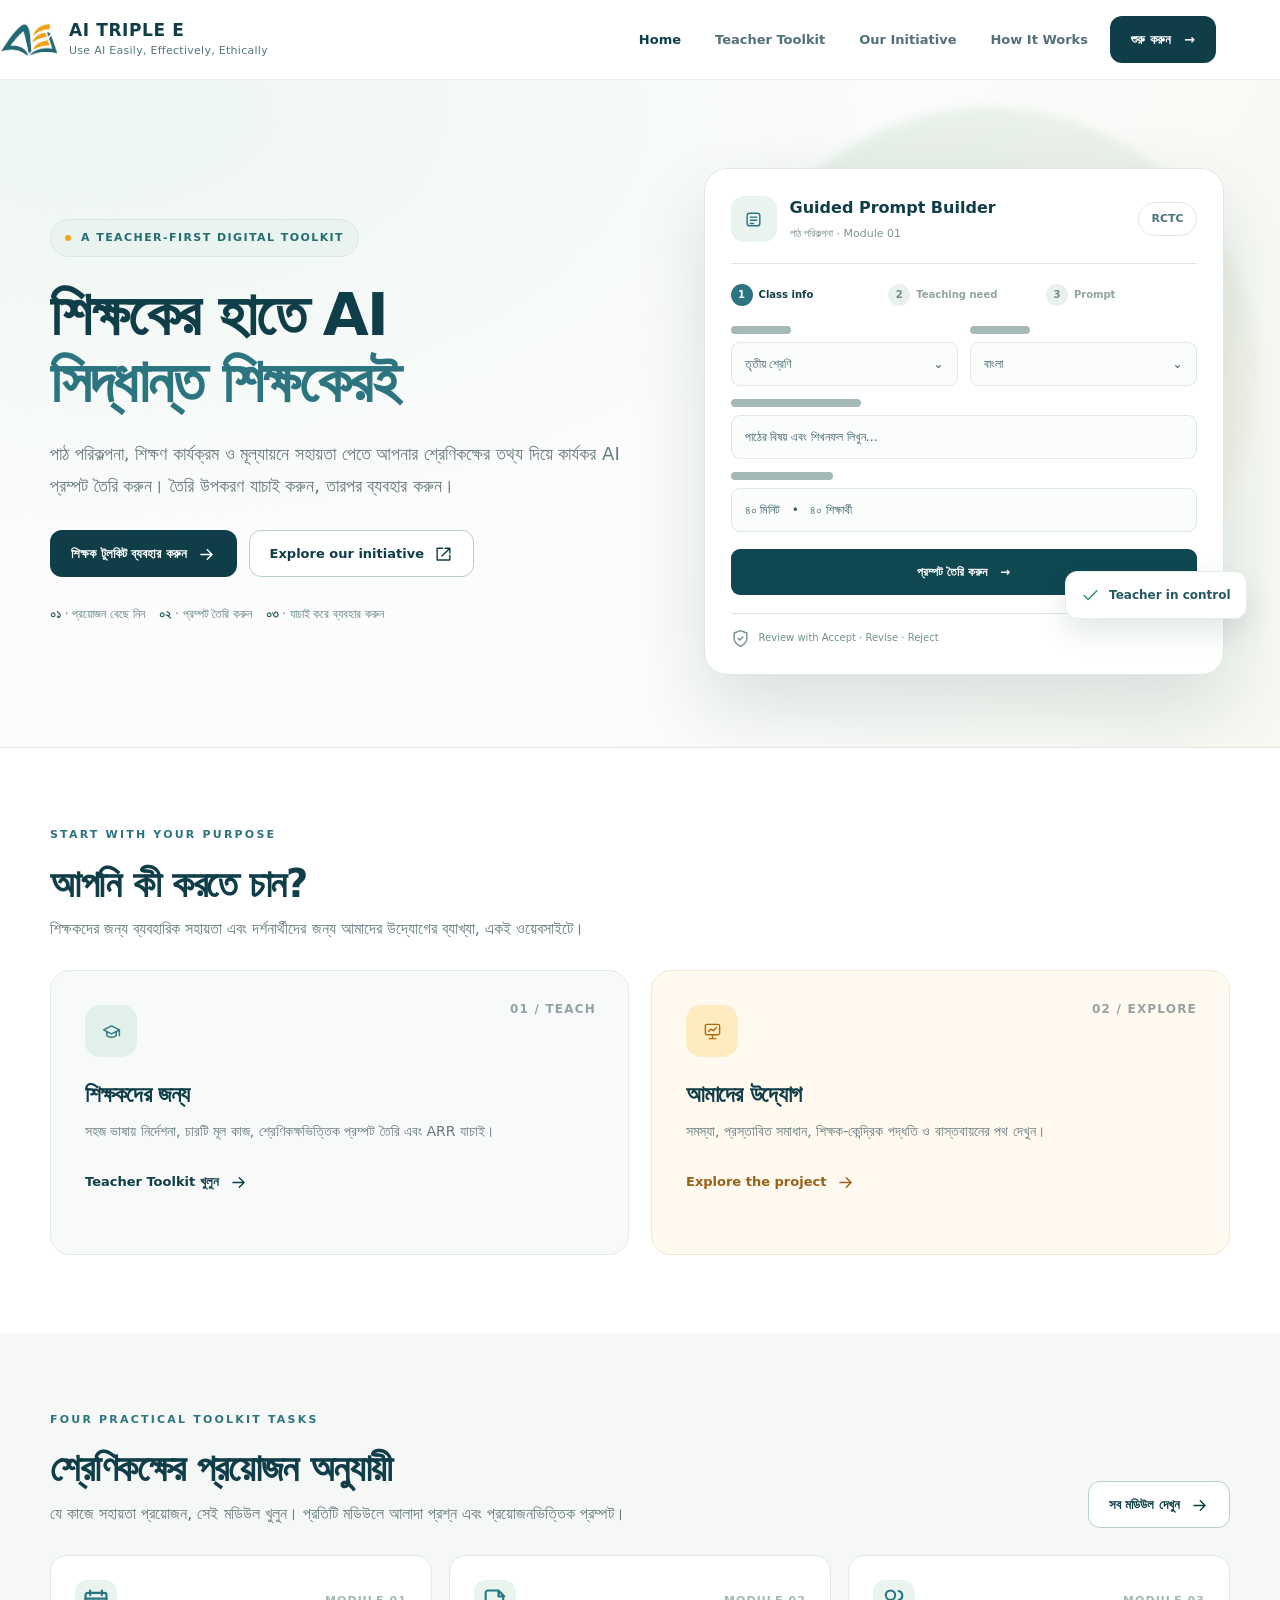
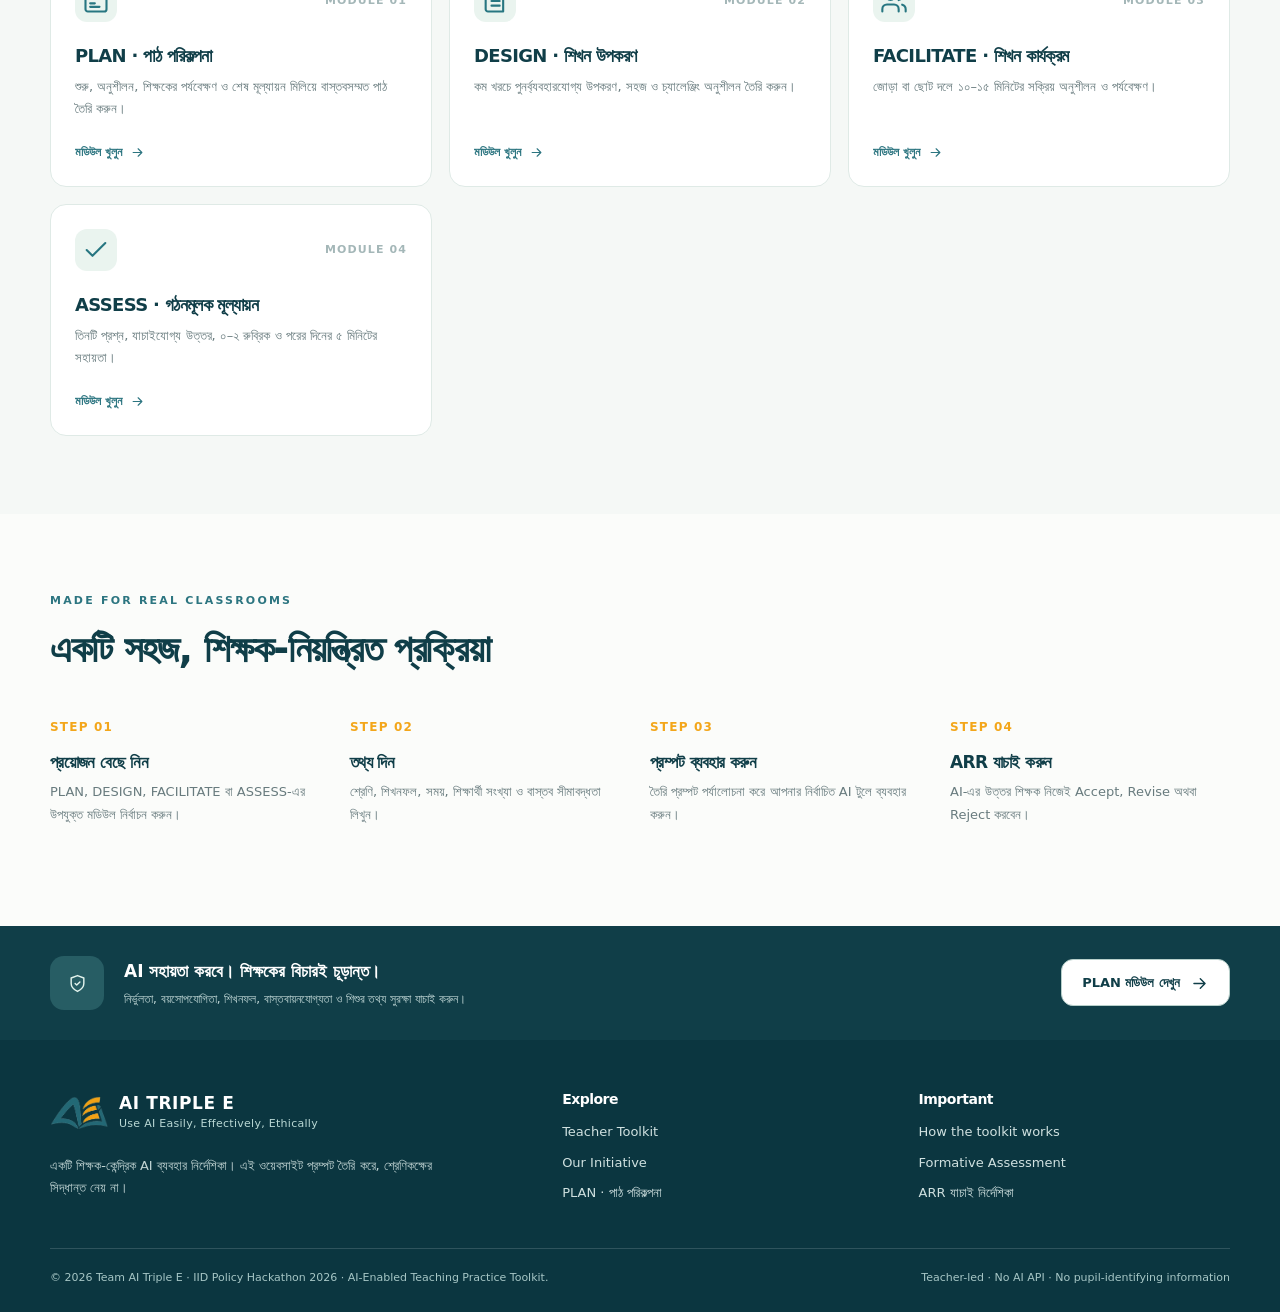
<file: index.html>
<!doctype html><html lang="bn"><head><meta charset="utf-8"><meta name="viewport" content="width=device-width, initial-scale=1"><meta name="theme-color" content="#103e48"><meta name="description" content="AI Triple E: a teacher-led prompt toolkit for Bangladesh primary classrooms."><title>Home | AI Triple E</title><link rel="icon" type="image/png" href="assets/img/logo-mark.png"><link rel="stylesheet" href="assets/css/site.css"></head><body><a href="#main" class="skip">মূল অংশে যান</a><header class="site-header"><div class="wrap--wide header-inner"><a href="index.html" class="brand" aria-label="AI Triple E homepage"><img src="assets/img/logo-mark.png" class="brand-mark" alt=""><span class="brand-words"><strong>AI TRIPLE E</strong><small>Use AI Easily, Effectively, Ethically</small></span></a><nav class="main-nav" id="main-nav" aria-label="Main navigation"><a href="index.html" aria-current="page">Home</a><a href="toolkit.html" >Teacher Toolkit</a><a href="initiative.html" >Our Initiative</a><a href="toolkit.html#how">How It Works</a></nav><div class="header-actions"><a class="nav-btn" href="toolkit.html">শুরু করুন &nbsp; →</a><button id="menu-toggle" class="menu-btn" aria-label="Open menu" aria-expanded="false" aria-controls="main-nav"></button></div></div></header><main id="main"><section class="home-hero"><div class="wrap hero-grid"><div class="hero-copy"><div class="hero-eyebrow"><span class="spark"></span> A TEACHER-FIRST DIGITAL TOOLKIT</div><h1>শিক্ষকের হাতে AI<br><span>সিদ্ধান্ত শিক্ষকেরই</span></h1><p class="lead">পাঠ পরিকল্পনা, শিক্ষণ কার্যক্রম ও মূল্যায়নে সহায়তা পেতে আপনার শ্রেণিকক্ষের তথ্য দিয়ে কার্যকর AI প্রম্পট তৈরি করুন। তৈরি উপকরণ যাচাই করুন, তারপর ব্যবহার করুন।</p><div class="hero-cta"><a href="toolkit.html" class="btn btn--primary">শিক্ষক টুলকিট ব্যবহার করুন <span data-icon="arrow"></span></a><a href="initiative.html" class="btn btn--outline">Explore our initiative <span data-icon="external"></span></a></div><div class="hero-support"><span><b>০১</b> · প্রয়োজন বেছে নিন</span><span><b>০২</b> · প্রম্পট তৈরি করুন</span><span><b>০৩</b> · যাচাই করে ব্যবহার করুন</span></div></div><div class="hero-visual" aria-label="Illustration of a guided classroom prompt form"><div class="visual-halo"></div><div class="workbench"><div class="workbench-head"><div class="workbench-icon"><span data-icon="layers"></span></div><div><strong>Guided Prompt Builder</strong><small>পাঠ পরিকল্পনা · Module 01</small></div><span class="pill" style="margin-left:auto">RCTC</span></div><div class="workbench-steps"><div class="workbench-step is-active"><span class="round">1</span> Class info</div><div class="workbench-step"><span class="round">2</span> Teaching need</div><div class="workbench-step"><span class="round">3</span> Prompt</div></div><div class="demo-field split"><div><div class="demo-label"></div><div class="demo-control">তৃতীয় শ্রেণি <span>⌄</span></div></div><div><div class="demo-label"></div><div class="demo-control">বাংলা <span>⌄</span></div></div></div><div class="demo-field"><div class="demo-label" style="width:130px"></div><div class="demo-control">পাঠের বিষয় এবং শিখনফল লিখুন…</div></div><div class="demo-field"><div class="demo-label" style="width:102px"></div><div class="demo-control">৪০ মিনিট &nbsp; • &nbsp; ৪০ শিক্ষার্থী</div></div><div class="workbench-btn">প্রম্পট তৈরি করুন &nbsp; →</div><div class="mini-rule"></div><div style="display:flex;gap:9px;align-items:center;margin-top:15px;color:#71918e;font-size:10px"><span data-icon="shield"></span> Review with Accept · Revise · Reject</div></div><div class="float-tag"><span data-icon="check"></span> Teacher in control</div></div></div></section>
<section class="section path-section"><div class="wrap"><div class="section-head"><div><div class="eyebrow">START WITH YOUR PURPOSE</div><h2>আপনি কী করতে চান?</h2><p>শিক্ষকদের জন্য ব্যবহারিক সহায়তা এবং দর্শনার্থীদের জন্য আমাদের উদ্যোগের ব্যাখ্যা, একই ওয়েবসাইটে।</p></div></div><div class="path-grid"><a href="toolkit.html" class="path-card"><span class="path-counter">01 / TEACH</span><div class="path-icon"><span data-icon="graduation"></span></div><h3>শিক্ষকদের জন্য</h3><p>সহজ ভাষায় নির্দেশনা, চারটি মূল কাজ, শ্রেণিকক্ষভিত্তিক প্রম্পট তৈরি এবং ARR যাচাই।</p><span class="arrow-link">Teacher Toolkit খুলুন <span data-icon="arrow"></span></span></a><a href="initiative.html" class="path-card path-card--amber"><span class="path-counter">02 / EXPLORE</span><div class="path-icon"><span data-icon="presentation"></span></div><h3>আমাদের উদ্যোগ</h3><p>সমস্যা, প্রস্তাবিত সমাধান, শিক্ষক-কেন্দ্রিক পদ্ধতি ও বাস্তবায়নের পথ দেখুন।</p><span class="arrow-link">Explore the project <span data-icon="arrow"></span></span></a></div></div></section>
<section class="section surface-soft"><div class="wrap"><div class="section-head"><div><div class="eyebrow">FOUR PRACTICAL TOOLKIT TASKS</div><h2>শ্রেণিকক্ষের প্রয়োজন অনুযায়ী</h2><p>যে কাজে সহায়তা প্রয়োজন, সেই মডিউল খুলুন। প্রতিটি মডিউলে আলাদা প্রশ্ন এবং প্রয়োজনভিত্তিক প্রম্পট।</p></div><a class="btn btn--outline" href="toolkit.html">সব মডিউল দেখুন <span data-icon="arrow"></span></a></div><div id="home-module-grid" class="modules-grid"></div></div></section>
<section class="section" id="how"><div class="wrap"><div class="section-head"><div><div class="eyebrow">MADE FOR REAL CLASSROOMS</div><h2>একটি সহজ, শিক্ষক-নিয়ন্ত্রিত প্রক্রিয়া</h2></div></div><div class="how-grid"><div class="how-step"><span>STEP 01</span><h3>প্রয়োজন বেছে নিন</h3><p>PLAN, DESIGN, FACILITATE বা ASSESS-এর উপযুক্ত মডিউল নির্বাচন করুন।</p></div><div class="how-step"><span>STEP 02</span><h3>তথ্য দিন</h3><p>শ্রেণি, শিখনফল, সময়, শিক্ষার্থী সংখ্যা ও বাস্তব সীমাবদ্ধতা লিখুন।</p></div><div class="how-step"><span>STEP 03</span><h3>প্রম্পট ব্যবহার করুন</h3><p>তৈরি প্রম্পট পর্যালোচনা করে আপনার নির্বাচিত AI টুলে ব্যবহার করুন।</p></div><div class="how-step"><span>STEP 04</span><h3>ARR যাচাই করুন</h3><p>AI-এর উত্তর শিক্ষক নিজেই Accept, Revise অথবা Reject করবেন।</p></div></div></div></section><section class="ethics-strip"><div class="wrap ethics-inner"><div class="ethics-ico"><span data-icon="shield"></span></div><div><strong>AI সহায়তা করবে। শিক্ষকের বিচারই চূড়ান্ত।</strong><p>নির্ভুলতা, বয়সোপযোগিতা, শিখনফল, বাস্তবায়নযোগ্যতা ও শিশুর তথ্য সুরক্ষা যাচাই করুন।</p></div><a class="btn btn--outline" href="plan.html">PLAN মডিউল দেখুন <span data-icon="arrow"></span></a></div></section></main><footer class="footer"><div class="wrap footer-main"><div><div class="brand" style="margin-bottom:20px"><img src="assets/img/logo-mark.png" alt="" class="brand-mark"/><div class="brand-words"><strong style="color:#fff">AI TRIPLE E</strong><small style="color:#b9d8d4">Use AI Easily, Effectively, Ethically</small></div></div><p>একটি শিক্ষক-কেন্দ্রিক AI ব্যবহার নির্দেশিকা। এই ওয়েবসাইট প্রম্পট তৈরি করে, শ্রেণিকক্ষের সিদ্ধান্ত নেয় না।</p></div><div><h3>Explore</h3><a href="toolkit.html">Teacher Toolkit</a><a href="initiative.html">Our Initiative</a><a href="plan.html">PLAN · পাঠ পরিকল্পনা</a></div><div><h3>Important</h3><a href="toolkit.html#how">How the toolkit works</a><a href="assess.html">Formative Assessment</a><a href="arr.html">ARR যাচাই নির্দেশিকা</a></div></div><div class="wrap footer-bottom"><span>© <span data-current-year>2026</span> Team AI Triple E · IID Policy Hackathon 2026 · AI-Enabled Teaching Practice Toolkit.</span><span>Teacher-led · No AI API · No pupil-identifying information</span></div></footer><script src="assets/js/data.js" defer></script><script src="assets/js/ui.js" defer></script></body></html>
</file>
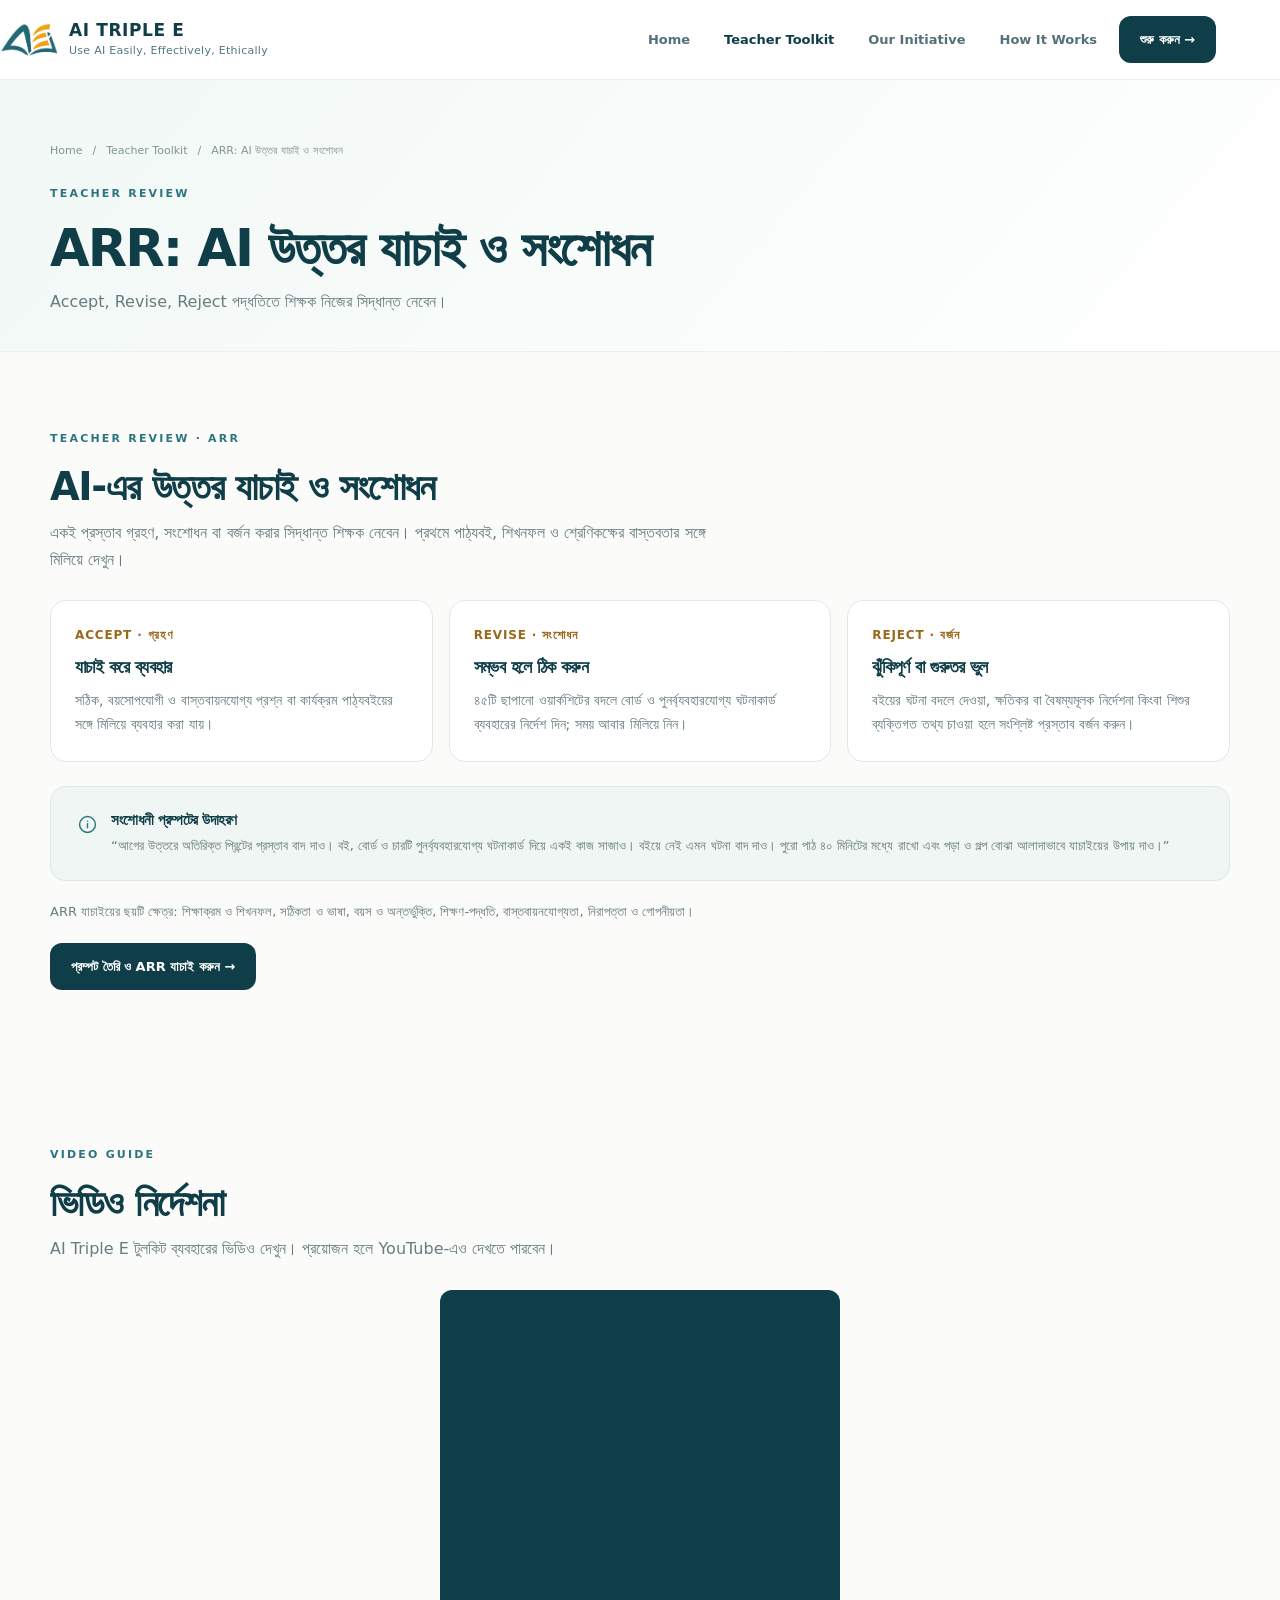
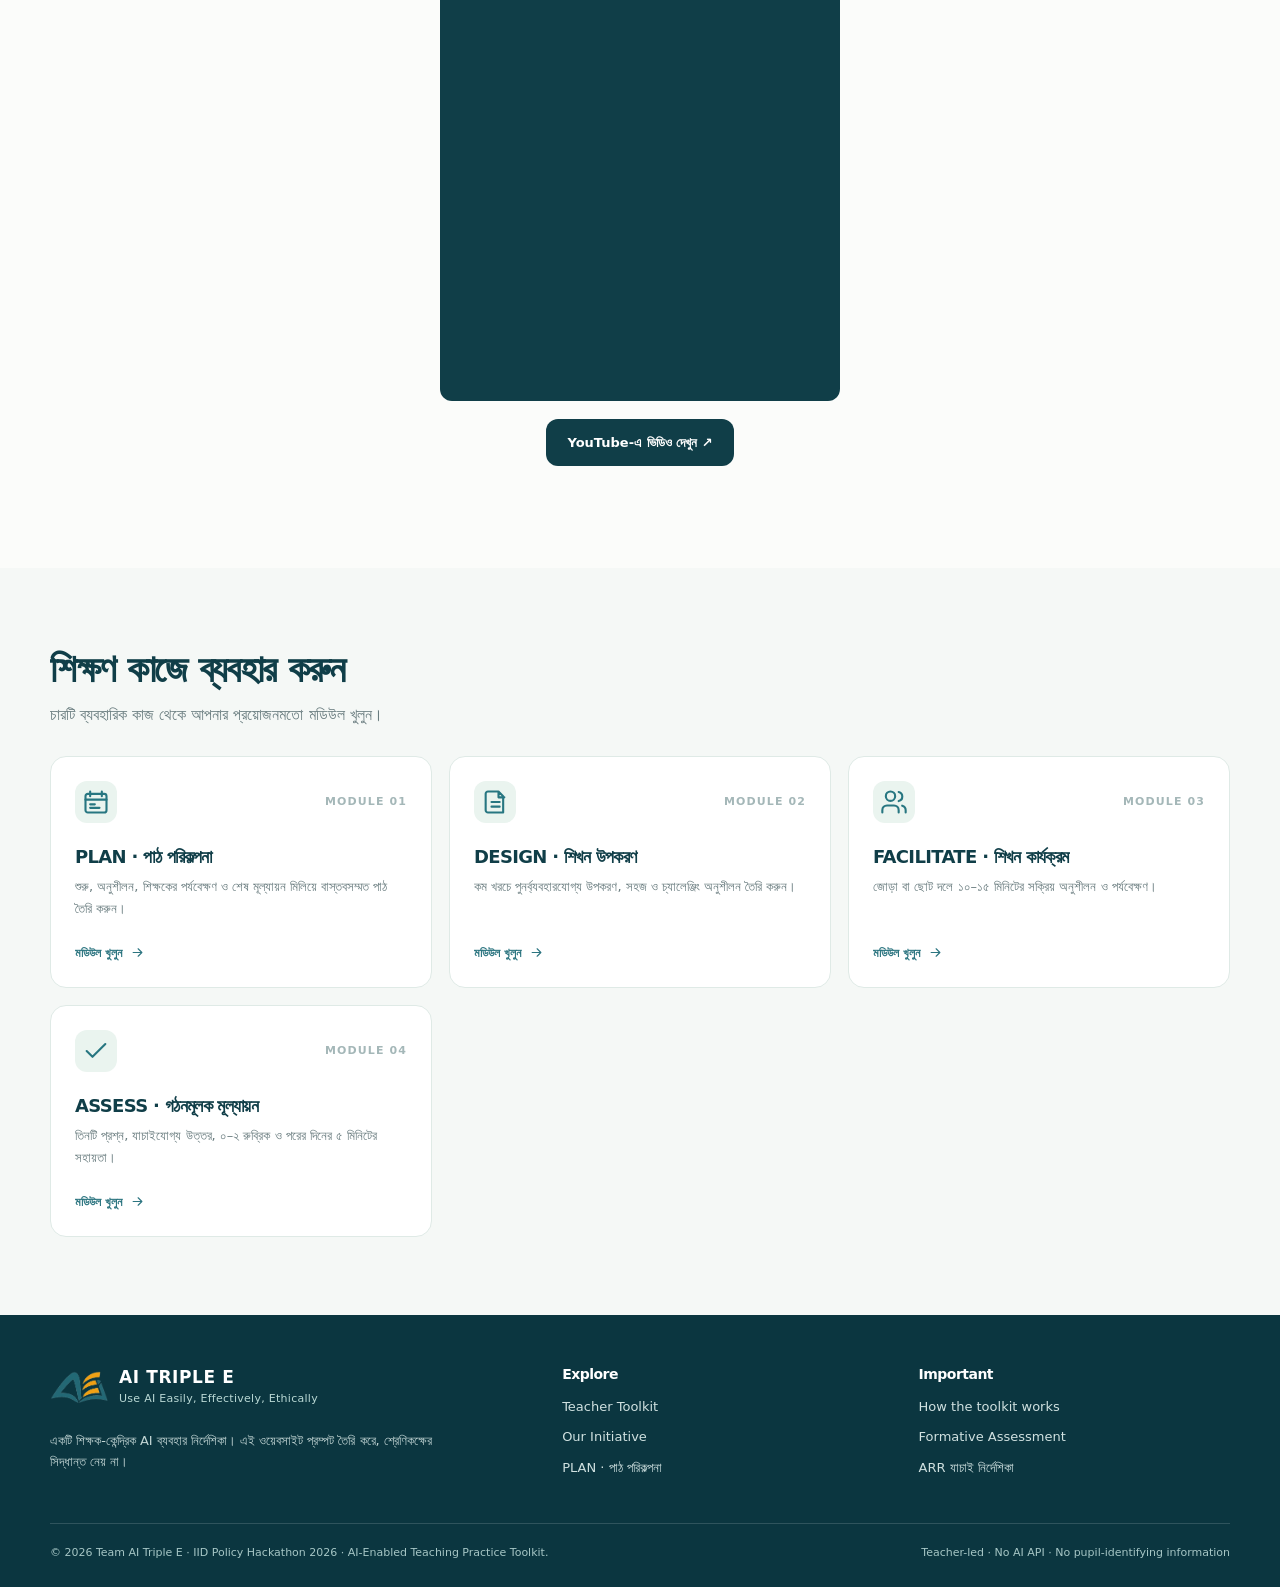
<file: arr.html>
<!doctype html>
<html lang="bn">
<head>
  <meta charset="utf-8"/>
  <meta content="width=device-width, initial-scale=1" name="viewport"/>
  <meta content="#103e48" name="theme-color"/>
  <meta content="AI Triple E: a teacher-led prompt toolkit for Bangladesh primary classrooms." name="description"/>

  <title>ARR: AI উত্তর যাচাই ও সংশোধন | AI Triple E</title>

  <link href="assets/img/logo-mark.png" rel="icon" type="image/png"/>
  <link href="assets/css/site.css" rel="stylesheet"/>
</head>

<body>

<a href="#main" class="skip">মূল অংশে যান</a>

<header class="site-header">
  <div class="wrap--wide header-inner">

    <a aria-label="AI Triple E homepage" class="brand" href="index.html">
      <img alt="" class="brand-mark" src="assets/img/logo-mark.png"/>
      <span class="brand-words">
        <strong>AI TRIPLE E</strong>
        <small>Use AI Easily, Effectively, Ethically</small>
      </span>
    </a>

    <nav aria-label="Main navigation" class="main-nav" id="main-nav">
      <a href="index.html">Home</a>
      <a aria-current="page" href="toolkit.html">Teacher Toolkit</a>
      <a href="initiative.html">Our Initiative</a>
      <a href="toolkit.html#how">How It Works</a>
    </nav>

    <div class="header-actions">
      <a class="nav-btn" href="toolkit.html">শুরু করুন →</a>
      <button
        aria-controls="main-nav"
        aria-expanded="false"
        aria-label="Open menu"
        class="menu-btn"
        id="menu-toggle">
      </button>
    </div>

  </div>
</header>

<main id="main">

  <!-- PAGE HEADING -->

  <section class="page-head">
    <div class="wrap">

      <div class="breadcrumb">
        <a href="index.html">Home</a>
        <span>/</span>
        <a href="toolkit.html">Teacher Toolkit</a>
        <span>/</span>
        ARR: AI উত্তর যাচাই ও সংশোধন
      </div>

      <div class="eyebrow" style="margin-top:25px">
        TEACHER REVIEW
      </div>

      <h1>ARR: AI উত্তর যাচাই ও সংশোধন</h1>

      <p>
        Accept, Revise, Reject পদ্ধতিতে শিক্ষক নিজের সিদ্ধান্ত নেবেন।
      </p>

    </div>
  </section>


  <!-- ARR GUIDE -->

  <section
    aria-labelledby="arr-revision-heading"
    class="section teacher-guidance">

    <div class="wrap">

      <div class="section-head">
        <div>

          <div class="eyebrow">TEACHER REVIEW · ARR</div>

          <h2 id="arr-revision-heading">
            AI-এর উত্তর যাচাই ও সংশোধন
          </h2>

          <p>
            একই প্রস্তাব গ্রহণ, সংশোধন বা বর্জন করার সিদ্ধান্ত
            শিক্ষক নেবেন। প্রথমে পাঠ্যবই, শিখনফল ও
            শ্রেণিকক্ষের বাস্তবতার সঙ্গে মিলিয়ে দেখুন।
          </p>

        </div>
      </div>


      <!-- ACCEPT / REVISE / REJECT -->

      <div class="teaching-guide-grid teaching-guide-grid--three">

        <div class="teaching-guide-card">
          <span>ACCEPT · গ্রহণ</span>
          <h3>যাচাই করে ব্যবহার</h3>
          <p>
            সঠিক, বয়সোপযোগী ও বাস্তবায়নযোগ্য প্রশ্ন বা
            কার্যক্রম পাঠ্যবইয়ের সঙ্গে মিলিয়ে ব্যবহার করা যায়।
          </p>
        </div>

        <div class="teaching-guide-card">
          <span>REVISE · সংশোধন</span>
          <h3>সম্ভব হলে ঠিক করুন</h3>
          <p>
            ৪৫টি ছাপানো ওয়ার্কশিটের বদলে বোর্ড ও
            পুনর্ব্যবহারযোগ্য ঘটনাকার্ড ব্যবহারের নির্দেশ দিন;
            সময় আবার মিলিয়ে নিন।
          </p>
        </div>

        <div class="teaching-guide-card">
          <span>REJECT · বর্জন</span>
          <h3>ঝুঁকিপূর্ণ বা গুরুতর ভুল</h3>
          <p>
            বইয়ের ঘটনা বদলে দেওয়া, ক্ষতিকর বা বৈষম্যমূলক
            নির্দেশনা কিংবা শিশুর ব্যক্তিগত তথ্য চাওয়া হলে
            সংশ্লিষ্ট প্রস্তাব বর্জন করুন।
          </p>
        </div>

      </div>


      <!-- REVISION EXAMPLE -->

      <div class="info-panel" style="margin-top:24px">

        <span data-icon="info"></span>

        <div>
          <h3>সংশোধনী প্রম্পটের উদাহরণ</h3>

          <p>
            “আগের উত্তরে অতিরিক্ত প্রিন্টের প্রস্তাব বাদ দাও।
            বই, বোর্ড ও চারটি পুনর্ব্যবহারযোগ্য ঘটনাকার্ড
            দিয়ে একই কাজ সাজাও। বইয়ে নেই এমন ঘটনা
            বাদ দাও। পুরো পাঠ ৪০ মিনিটের মধ্যে রাখো
            এবং পড়া ও গল্প বোঝা আলাদাভাবে যাচাইয়ের
            উপায় দাও।”
          </p>
        </div>

      </div>


      <!-- SIX ARR CRITERIA -->

      <p class="teacher-guide-footnote">
        ARR যাচাইয়ের ছয়টি ক্ষেত্র:
        শিক্ষাক্রম ও শিখনফল,
        সঠিকতা ও ভাষা,
        বয়স ও অন্তর্ভুক্তি,
        শিক্ষণ-পদ্ধতি,
        বাস্তবায়নযোগ্যতা,
        নিরাপত্তা ও গোপনীয়তা।
      </p>

      <a class="btn btn--primary" href="plan.html">
        প্রম্পট তৈরি ও ARR যাচাই করুন →
      </a>

    </div>
  </section>


  <!-- YOUTUBE VIDEO SECTION -->

  <section
    class="section"
    aria-labelledby="arr-video-heading">

    <div class="wrap">

      <div class="section-head">
        <div>

          <div class="eyebrow">VIDEO GUIDE</div>

          <h2 id="arr-video-heading">
            ভিডিও নির্দেশনা
          </h2>

          <p>
            AI Triple E টুলকিট ব্যবহারের ভিডিও দেখুন।
            প্রয়োজন হলে YouTube-এও দেখতে পারবেন।
          </p>

        </div>
      </div>

      <div
        style="
          max-width:400px;
          margin:24px auto;
          text-align:center;
        ">

        <iframe
          src="https://www.youtube.com/embed/8xAp-rCmpXI"
          title="AI Triple E ভিডিও নির্দেশনা"
          style="
            display:block;
            width:100%;
            aspect-ratio:9/16;
            border:0;
            border-radius:12px;
            background:#103e48;
          "
          loading="lazy"
          allow="accelerometer; autoplay; clipboard-write; encrypted-media; gyroscope; picture-in-picture; web-share"
          allowfullscreen>
        </iframe>

        <a
          class="btn btn--primary"
          href="https://youtu.be/8xAp-rCmpXI"
          target="_blank"
          rel="noopener noreferrer"
          style="margin-top:18px;">

          YouTube-এ ভিডিও দেখুন ↗

        </a>

      </div>

    </div>
  </section>


  <!-- OTHER MODULES -->

  <section class="section surface-soft">

    <div class="wrap">

      <div class="section-head">
        <div>

          <h2>শিক্ষণ কাজে ব্যবহার করুন</h2>

          <p>
            চারটি ব্যবহারিক কাজ থেকে আপনার প্রয়োজনমতো
            মডিউল খুলুন।
          </p>

        </div>
      </div>

      <div id="module-grid" class="modules-grid"></div>

    </div>
  </section>

</main>


<!-- FOOTER -->

<footer class="footer">

  <div class="wrap footer-main">

    <div>

      <div class="brand" style="margin-bottom:20px">

        <img
          alt=""
          class="brand-mark"
          src="assets/img/logo-mark.png"/>

        <div class="brand-words">

          <strong style="color:#fff">
            AI TRIPLE E
          </strong>

          <small style="color:#b9d8d4">
            Use AI Easily, Effectively, Ethically
          </small>

        </div>
      </div>

      <p>
        একটি শিক্ষক-কেন্দ্রিক AI ব্যবহার নির্দেশিকা।
        এই ওয়েবসাইট প্রম্পট তৈরি করে,
        শ্রেণিকক্ষের সিদ্ধান্ত নেয় না।
      </p>

    </div>


    <div>

      <h3>Explore</h3>

      <a href="toolkit.html">Teacher Toolkit</a>
      <a href="initiative.html">Our Initiative</a>
      <a href="plan.html">PLAN · পাঠ পরিকল্পনা</a>

    </div>


    <div>

      <h3>Important</h3>

      <a href="toolkit.html#how">How the toolkit works</a>
      <a href="assess.html">Formative Assessment</a>
      <a href="arr.html">ARR যাচাই নির্দেশিকা</a>

    </div>

  </div>


  <div class="wrap footer-bottom">

    <span>
      © <span data-current-year>2026</span>
      Team AI Triple E · IID Policy Hackathon 2026 ·
      AI-Enabled Teaching Practice Toolkit.
    </span>

    <span>
      Teacher-led · No AI API · No pupil-identifying information
    </span>

  </div>

</footer>


<!-- EXISTING WEBSITE SCRIPTS -->

<script defer src="assets/js/data.js"></script>
<script defer src="assets/js/ui.js"></script>

</body>
</html>
</file>
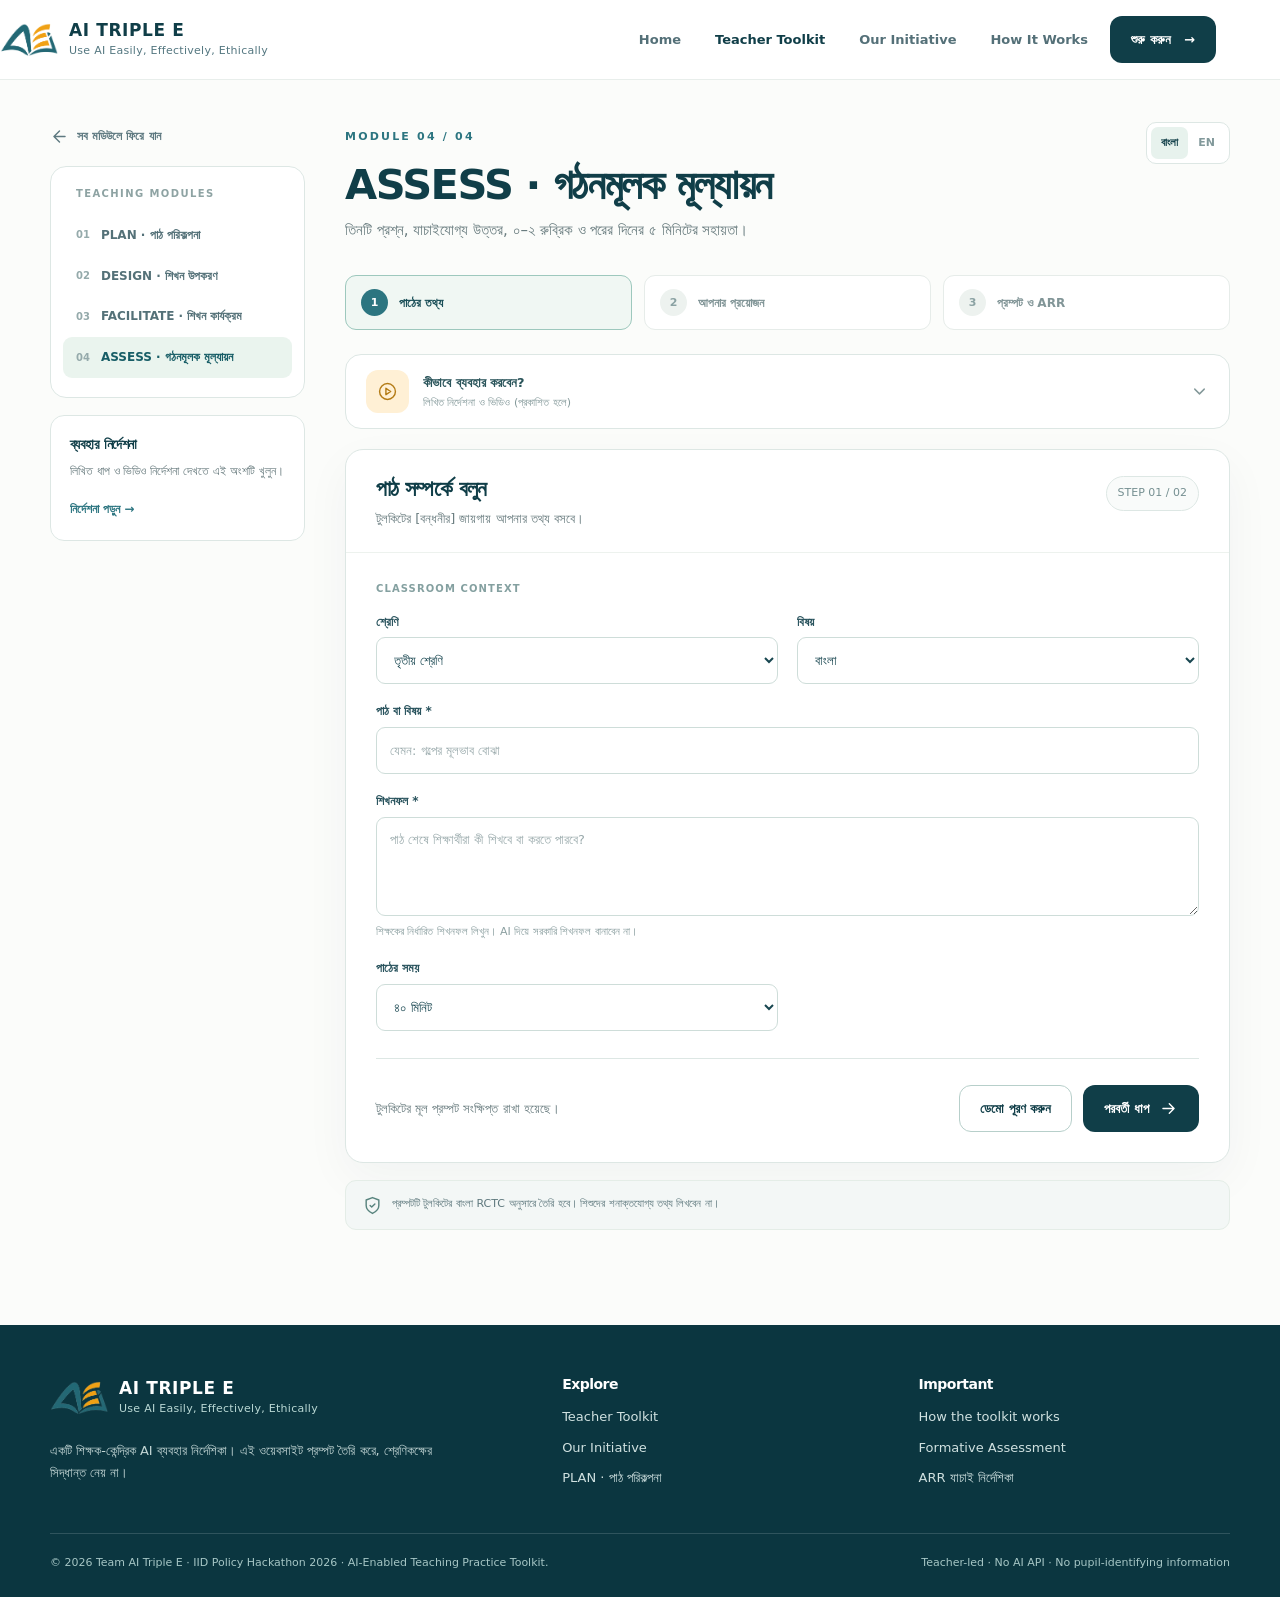
<file: assess.html>
<!DOCTYPE html>

<html lang="bn"><head><meta charset="utf-8"/><meta content="width=device-width, initial-scale=1" name="viewport"/><meta content="#103e48" name="theme-color"/><meta content="AI Triple E: a teacher-led prompt toolkit for Bangladesh primary classrooms." name="description"/><title>ASSESS · গঠনমূলক মূল্যায়ন | AI Triple E</title><link href="assets/img/logo-mark.png" rel="icon" type="image/png"/><link href="assets/css/site.css" rel="stylesheet"/></head><body><a class="skip" href="#main">মূল অংশে যান</a><header class="site-header"><div class="wrap--wide header-inner"><a aria-label="AI Triple E homepage" class="brand" href="index.html"><img alt="" class="brand-mark" src="assets/img/logo-mark.png"/><span class="brand-words"><strong>AI TRIPLE E</strong><small>Use AI Easily, Effectively, Ethically</small></span></a><nav aria-label="Main navigation" class="main-nav" id="main-nav"><a href="index.html">Home</a><a aria-current="page" href="toolkit.html">Teacher Toolkit</a><a href="initiative.html">Our Initiative</a><a href="toolkit.html#how">How It Works</a></nav><div class="header-actions"><a class="nav-btn" href="toolkit.html">শুরু করুন   →</a><button aria-controls="main-nav" aria-expanded="false" aria-label="Open menu" class="menu-btn" id="menu-toggle"></button></div></div></header><main id="main"><div class="wrap module-shell"><aside class="module-sidebar"><a class="back-link" href="toolkit.html"><span data-icon="back"></span> সব মডিউলে ফিরে যান</a><nav aria-label="Select another module" class="module-menu"><div class="module-menu-title">TEACHING MODULES</div><div id="sidebar-modules"></div></nav><div class="sidebar-help"><h3>ব্যবহার নির্দেশনা</h3><p>লিখিত ধাপ ও ভিডিও নির্দেশনা দেখতে এই অংশটি খুলুন।</p><a href="#tutorial-details">নির্দেশনা পড়ুন →</a></div></aside><div class="module-main"><div class="module-header"><div><span class="eyebrow" id="module-eyebrow">MODULE 01 / 04</span><h1 id="module-title">পাঠ পরিকল্পনা</h1><p id="module-desc">শ্রেণিকক্ষের উপযোগী পাঠ পরিকল্পনা তৈরি করুন।</p></div><div aria-label="Form language" class="language-toggle" role="group"><button class="is-active" id="lang-bn" type="button">বাংলা</button><button id="lang-en" type="button">EN</button></div></div><div aria-label="Three-step prompt building" class="module-steps"><div class="module-step is-active" id="step-tab-1"><span class="bubble">1</span><span data-translate="step1">পাঠের তথ্য</span></div><div class="module-step" id="step-tab-2"><span class="bubble">2</span><span data-translate="step2">আপনার প্রয়োজন</span></div><div class="module-step" id="step-tab-3"><span class="bubble">3</span><span data-translate="step3">প্রম্পট ও ARR</span></div></div><details class="guide-card" id="tutorial-details"><summary class="guide-trigger"><div class="guide-play"><span data-icon="play"></span></div><div><strong id="guide-title">কীভাবে ব্যবহার করবেন?</strong><small id="guide-subtitle">ধাপে ধাপে লিখিত নির্দেশনা</small></div><span class="chev" data-icon="chevron"></span></summary><div class="guide-body"><div class="guide-placeholder"><span data-icon="info"></span><span id="video-message">এই মডিউলের ভিডিও এখনো সংযুক্ত হয়নি। আপাতত নিচের লিখিত নির্দেশনা অনুসরণ করুন।</span><div class="module-video" id="module-video"></div></div><ol id="guide-steps"></ol></div></details><div class="module-card-main"><div class="module-card-bar"><div><h2 id="form-heading">পাঠ সম্পর্কে বলুন</h2><p id="form-intro">টুলকিটের [বন্ধনীর] তথ্যগুলো দিন; বাকি নির্দেশনা অপরিবর্তিত থাকবে।</p></div><span class="step-count" id="step-indicator">STEP 01 / 02</span></div><form id="wizard-form" novalidate=""><div class="form-content" id="wizard-step-1"><div class="form-kicker">CLASSROOM CONTEXT</div><div class="fields"><div class="field"><label for="grade" id="label-grade">শ্রেণি <span class="required">*</span></label><select id="grade" name="grade"><option value="1">প্রথম শ্রেণি</option><option value="2">দ্বিতীয় শ্রেণি</option><option selected="" value="3">তৃতীয় শ্রেণি</option><option value="4">চতুর্থ শ্রেণি</option><option value="5">পঞ্চম শ্রেণি</option></select></div><div class="field"><label for="subject" id="label-subject">বিষয় <span class="required">*</span></label><select id="subject" name="subject"></select></div><div class="field full"><label for="topic" id="label-topic">পাঠ বা বিষয় <span class="required">*</span></label><input id="topic" maxlength="500" name="topic" placeholder="যেমন: গল্পের মূলভাব বোঝা" required=""/><div class="field-error" id="error-topic">পাঠের বিষয় লিখুন।</div></div><div class="field full"><label for="outcome" id="label-outcome">শিখনফল <span class="required">*</span></label><textarea id="outcome" maxlength="2500" name="outcome" placeholder="পাঠ শেষে শিক্ষার্থীরা কী শিখবে বা করতে পারবে?" required="" rows="3"></textarea><div class="hint" id="hint-outcome">সম্ভব হলে পাঠ্যবই বা পাঠক্রম থেকে সঠিক শিখনফল দিন। AI যেন নিজে থেকে সরকারি শিখনফল না বানায়।</div><div class="field-error" id="error-outcome">শিখনফল লিখুন।</div></div><div class="field"><label for="students" id="label-students">শিক্ষার্থী সংখ্যা</label><input id="students" inputmode="numeric" max="300" min="1" type="number" value="40"/></div><div class="field"><label for="minutes" id="label-minutes">পাঠের সময়</label><select id="minutes"><option value="20">২০ মিনিট</option><option value="30">৩০ মিনিট</option><option value="35">৩৫ মিনিট</option><option selected="" value="40">৪০ মিনিট</option><option value="45">৪৫ মিনিট</option><option value="60">৬০ মিনিট</option></select></div></div><div class="form-actions"><span class="muted small" id="form-caption">* চিহ্নিত তথ্য পূরণ করুন। বাকি ঘর প্রয়োজন হলে ব্যবহার করুন।</span><div class="action-right"><button class="btn btn--outline" id="demo-fill-step1" type="button">নমুনা তথ্য বসান</button><button class="btn btn--primary" id="next-step" type="button">পরবর্তী ধাপ <span data-icon="arrow"></span></button></div></div></div><div class="form-content" hidden="" id="wizard-step-2"><div class="form-kicker">TEACHING TASK</div><div class="fields"><div class="field full"><label for="task" id="label-task">কী তৈরি করতে চান?</label><select id="task"></select></div><div class="field full" id="module-fields"></div></div><div class="form-kicker">RESOURCES &amp; CONDITIONS</div><div class="field-group"><span class="field-label" id="label-resources">আপনার কাছে কোন উপকরণ আছে?</span><div class="chip-group" id="resources-group"></div></div><div class="fields" style="margin-top:23px"></div><details class="advanced phase2-additional"><summary id="conditions-summary">অন্যান্য শ্রেণিকক্ষের শর্ত (ঐচ্ছিক)</summary><div class="fields phase2-fields" style="margin-top:18px">
<div class="field"><label for="grouping" id="label-grouping">অংশগ্রহণের ধরন</label><select id="grouping"><option value="flexible">পরিস্থিতি অনুযায়ী</option><option value="individual">একক কাজ</option><option value="pairs">জোড়ায় কাজ</option><option value="groups">দলগত কাজ</option><option value="whole">সমগ্র শ্রেণি</option></select></div>
<div class="field"><label for="prep-time" id="label-prep-time">প্রস্তুতির জন্য সময়</label><select id="prep-time"><option value="10">১০ মিনিটের কম</option><option value="20">১০–২০ মিনিট</option><option value="30">২০ মিনিটের বেশি</option><option value="none">অতিরিক্ত সময় নেই</option></select></div>
<div class="field"><label for="class-space" id="label-class-space">শ্রেণিকক্ষের জায়গা</label><select id="class-space"><option value="limited">সীমিত জায়গা</option><option value="normal">সাধারণ শ্রেণিকক্ষ</option><option value="flexible">বসার ব্যবস্থা বদলানো সম্ভব</option></select></div>
<div class="field"><label for="task-minutes" id="label-task-minutes">নির্বাচিত কাজের সময় (ঐচ্ছিক)</label><input id="task-minutes" inputmode="numeric" max="60" min="1" placeholder="যেমন: ১০" type="number"/><div class="hint">পাঠের মোট সময়ের মধ্যে থাকতে হবে।</div></div>
</div></details>
<div class="phase2-error" hidden="" id="phase2-errors" role="alert"></div><details class="advanced"><summary id="advanced-summary">পাঠ্যবই, অতিরিক্ত নির্দেশনা ও অন্যান্য তথ্য (ঐচ্ছিক)</summary><div class="advanced-inner fields"><div class="field full"><label for="prior" id="label-prior">শিক্ষার্থীদের পূর্বজ্ঞান</label><textarea id="prior" placeholder="আগে কী শিখেছে? (ঐচ্ছিক)" rows="2"></textarea></div><div class="field full"><label for="constraints" id="label-constraints">অন্যান্য সীমাবদ্ধতা ও শিখন-সহায়তা</label><textarea id="constraints" placeholder="যেমন: কম জায়গা, প্রস্তুতির সময় কম, মৌখিক সহায়তা প্রয়োজন" rows="2"></textarea><div class="hint">শিক্ষার্থীর নাম, ছবি বা শনাক্তযোগ্য তথ্য লিখবেন না।</div></div><div class="field full"><label for="notes" id="label-notes">অতিরিক্ত নির্দেশনা</label><textarea id="notes" placeholder="আপনার অন্য কোনো প্রয়োজন থাকলে লিখুন" rows="2"></textarea></div><div class="field"><label for="instruction-language" id="label-instruction-language">শ্রেণিকক্ষে ব্যবহৃত ভাষা</label><select id="instruction-language"><option value="Bangla">বাংলা</option><option value="English">ইংরেজি</option><option value="Bangla and English">বাংলা ও ইংরেজি</option></select></div><div class="field"><label for="output-language" id="label-output-language">AI উত্তরের ভাষা</label><select id="output-language"><option value="Bangla">বাংলা</option><option value="English">English</option><option value="Bangla with English headings">বাংলা + ইংরেজি শিরোনাম</option></select></div><div class="field"><label for="output-format" id="label-output-format">আউটপুটের ধরন</label><select id="output-format"><option value="Clear structured sections">ধাপভিত্তিক লেখা</option><option value="A simple table">সহজ টেবিল</option><option value="Concise bullets">সংক্ষিপ্ত পয়েন্ট</option></select></div><div class="field full"><label for="textbook-ref" id="label-textbook-ref">পাঠ্যবই / অধ্যায় (ঐচ্ছিক)</label><input id="textbook-ref" maxlength="320" name="textbook-ref" placeholder="যেমন: বইয়ের নাম ও অধ্যায়ের শিরোনাম"/><div class="hint">শুধু আপনার জানা সঠিক তথ্য লিখুন। AI-কে অধ্যায় বা পৃষ্ঠা অনুমান করতে বলা হবে না।</div></div><div class="field"><label for="internet" id="label-internet">ইন্টারনেট সুবিধা</label><select id="internet"><option value="none">ক্লাসে ইন্টারনেট নেই</option><option value="teacher">শুধু শিক্ষকের ডিভাইসে</option><option value="available">ক্লাসে ব্যবহার করা যায়</option></select></div><div class="field"><label for="printing" id="label-printing">প্রিন্ট সুবিধা</label><select id="printing"><option value="no">প্রিন্ট সম্ভব নয়</option><option value="yes">প্রিন্ট সম্ভব</option></select></div></div></details><div class="form-actions"><button class="btn btn--quiet" id="prev-step" type="button"><span data-icon="back"></span> আগের ধাপ</button><div class="action-right"><button class="btn btn--outline" id="demo-fill" type="button">নমুনা তথ্য বসান</button><button class="btn btn--primary" id="generate-prompt" type="submit">প্রম্পট তৈরি করুন <span data-icon="arrow"></span></button></div></div></div></form></div><div class="safety-note"><span data-icon="shield"></span><span id="safety-text">প্রম্পট তৈরি করতে কোনো AI সার্ভিসে তথ্য পাঠানো হয় না। AI-তে শিশুদের ব্যক্তিগত তথ্য দেবেন না।</span></div></div></div></main><footer class="footer"><div class="wrap footer-main"><div><div class="brand" style="margin-bottom:20px"><img alt="" class="brand-mark" src="assets/img/logo-mark.png"/><div class="brand-words"><strong style="color:#fff">AI TRIPLE E</strong><small style="color:#b9d8d4">Use AI Easily, Effectively, Ethically</small></div></div><p>একটি শিক্ষক-কেন্দ্রিক AI ব্যবহার নির্দেশিকা। এই ওয়েবসাইট প্রম্পট তৈরি করে, শ্রেণিকক্ষের সিদ্ধান্ত নেয় না।</p></div><div><h3>Explore</h3><a href="toolkit.html">Teacher Toolkit</a><a href="initiative.html">Our Initiative</a><a href="plan.html">PLAN · পাঠ পরিকল্পনা</a></div><div><h3>Important</h3><a href="toolkit.html#how">How the toolkit works</a><a href="assess.html">Formative Assessment</a><a href="arr.html">ARR যাচাই নির্দেশিকা</a></div></div><div class="wrap footer-bottom"><span>© <span data-current-year="">2026</span> Team AI Triple E · IID Policy Hackathon 2026 · AI-Enabled Teaching Practice Toolkit.</span><span>Teacher-led · No AI API · No pupil-identifying information</span></div></footer><script defer="" src="assets/js/data.js"></script><script defer="" src="assets/js/ui.js"></script><script defer="" src="assets/js/legacy-module-instructions.js"></script><script defer="" src="assets/js/site-config.js"></script><script defer="" src="assets/js/prompt-engine.js"></script><script defer="" src="assets/js/module.js"></script></body></html>
</file>
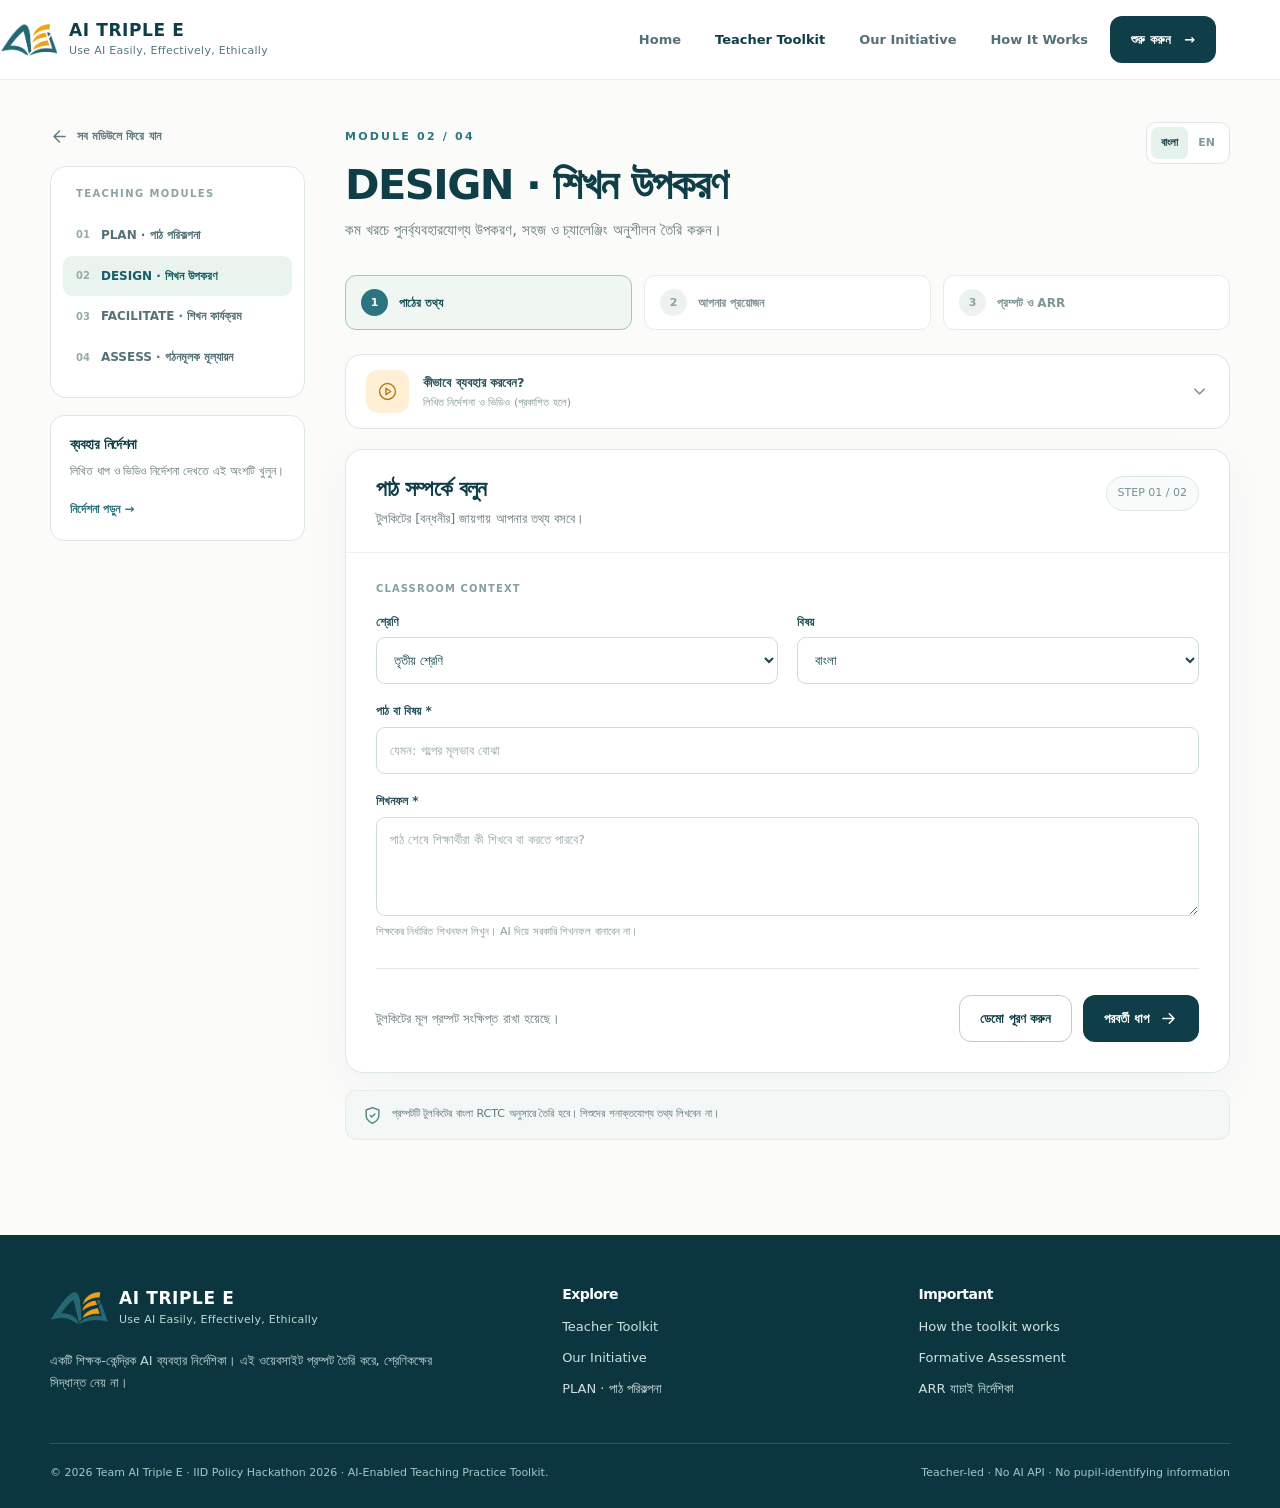
<file: design.html>
<!DOCTYPE html>

<html lang="bn"><head><meta charset="utf-8"/><meta content="width=device-width, initial-scale=1" name="viewport"/><meta content="#103e48" name="theme-color"/><meta content="AI Triple E: a teacher-led prompt toolkit for Bangladesh primary classrooms." name="description"/><title>DESIGN · শিক্ষণ উপকরণ | AI Triple E</title><link href="assets/img/logo-mark.png" rel="icon" type="image/png"/><link href="assets/css/site.css" rel="stylesheet"/></head><body><a class="skip" href="#main">মূল অংশে যান</a><header class="site-header"><div class="wrap--wide header-inner"><a aria-label="AI Triple E homepage" class="brand" href="index.html"><img alt="" class="brand-mark" src="assets/img/logo-mark.png"/><span class="brand-words"><strong>AI TRIPLE E</strong><small>Use AI Easily, Effectively, Ethically</small></span></a><nav aria-label="Main navigation" class="main-nav" id="main-nav"><a href="index.html">Home</a><a aria-current="page" href="toolkit.html">Teacher Toolkit</a><a href="initiative.html">Our Initiative</a><a href="toolkit.html#how">How It Works</a></nav><div class="header-actions"><a class="nav-btn" href="toolkit.html">শুরু করুন   →</a><button aria-controls="main-nav" aria-expanded="false" aria-label="Open menu" class="menu-btn" id="menu-toggle"></button></div></div></header><main id="main"><div class="wrap module-shell"><aside class="module-sidebar"><a class="back-link" href="toolkit.html"><span data-icon="back"></span> সব মডিউলে ফিরে যান</a><nav aria-label="Select another module" class="module-menu"><div class="module-menu-title">TEACHING MODULES</div><div id="sidebar-modules"></div></nav><div class="sidebar-help"><h3>ব্যবহার নির্দেশনা</h3><p>লিখিত ধাপ ও ভিডিও নির্দেশনা দেখতে এই অংশটি খুলুন।</p><a href="#tutorial-details">নির্দেশনা পড়ুন →</a></div></aside><div class="module-main"><div class="module-header"><div><span class="eyebrow" id="module-eyebrow">MODULE 01 / 04</span><h1 id="module-title">পাঠ পরিকল্পনা</h1><p id="module-desc">শ্রেণিকক্ষের উপযোগী পাঠ পরিকল্পনা তৈরি করুন।</p></div><div aria-label="Form language" class="language-toggle" role="group"><button class="is-active" id="lang-bn" type="button">বাংলা</button><button id="lang-en" type="button">EN</button></div></div><div aria-label="Three-step prompt building" class="module-steps"><div class="module-step is-active" id="step-tab-1"><span class="bubble">1</span><span data-translate="step1">পাঠের তথ্য</span></div><div class="module-step" id="step-tab-2"><span class="bubble">2</span><span data-translate="step2">আপনার প্রয়োজন</span></div><div class="module-step" id="step-tab-3"><span class="bubble">3</span><span data-translate="step3">প্রম্পট ও ARR</span></div></div><details class="guide-card" id="tutorial-details"><summary class="guide-trigger"><div class="guide-play"><span data-icon="play"></span></div><div><strong id="guide-title">কীভাবে ব্যবহার করবেন?</strong><small id="guide-subtitle">ধাপে ধাপে লিখিত নির্দেশনা</small></div><span class="chev" data-icon="chevron"></span></summary><div class="guide-body"><div class="guide-placeholder"><span data-icon="info"></span><span id="video-message">এই মডিউলের ভিডিও এখনো সংযুক্ত হয়নি। আপাতত নিচের লিখিত নির্দেশনা অনুসরণ করুন।</span><div class="module-video" id="module-video"></div></div><ol id="guide-steps"></ol></div></details><div class="module-card-main"><div class="module-card-bar"><div><h2 id="form-heading">পাঠ সম্পর্কে বলুন</h2><p id="form-intro">টুলকিটের [বন্ধনীর] তথ্যগুলো দিন; বাকি নির্দেশনা অপরিবর্তিত থাকবে।</p></div><span class="step-count" id="step-indicator">STEP 01 / 02</span></div><form id="wizard-form" novalidate=""><div class="form-content" id="wizard-step-1"><div class="form-kicker">CLASSROOM CONTEXT</div><div class="fields"><div class="field"><label for="grade" id="label-grade">শ্রেণি <span class="required">*</span></label><select id="grade" name="grade"><option value="1">প্রথম শ্রেণি</option><option value="2">দ্বিতীয় শ্রেণি</option><option selected="" value="3">তৃতীয় শ্রেণি</option><option value="4">চতুর্থ শ্রেণি</option><option value="5">পঞ্চম শ্রেণি</option></select></div><div class="field"><label for="subject" id="label-subject">বিষয় <span class="required">*</span></label><select id="subject" name="subject"></select></div><div class="field full"><label for="topic" id="label-topic">পাঠ বা বিষয় <span class="required">*</span></label><input id="topic" maxlength="500" name="topic" placeholder="যেমন: গল্পের মূলভাব বোঝা" required=""/><div class="field-error" id="error-topic">পাঠের বিষয় লিখুন।</div></div><div class="field full"><label for="outcome" id="label-outcome">শিখনফল <span class="required">*</span></label><textarea id="outcome" maxlength="2500" name="outcome" placeholder="পাঠ শেষে শিক্ষার্থীরা কী শিখবে বা করতে পারবে?" required="" rows="3"></textarea><div class="hint" id="hint-outcome">সম্ভব হলে পাঠ্যবই বা পাঠক্রম থেকে সঠিক শিখনফল দিন। AI যেন নিজে থেকে সরকারি শিখনফল না বানায়।</div><div class="field-error" id="error-outcome">শিখনফল লিখুন।</div></div><div class="field"><label for="students" id="label-students">শিক্ষার্থী সংখ্যা</label><input id="students" inputmode="numeric" max="300" min="1" type="number" value="40"/></div><div class="field"><label for="minutes" id="label-minutes">পাঠের সময়</label><select id="minutes"><option value="20">২০ মিনিট</option><option value="30">৩০ মিনিট</option><option value="35">৩৫ মিনিট</option><option selected="" value="40">৪০ মিনিট</option><option value="45">৪৫ মিনিট</option><option value="60">৬০ মিনিট</option></select></div></div><div class="form-actions"><span class="muted small" id="form-caption">* চিহ্নিত তথ্য পূরণ করুন। বাকি ঘর প্রয়োজন হলে ব্যবহার করুন।</span><div class="action-right"><button class="btn btn--outline" id="demo-fill-step1" type="button">নমুনা তথ্য বসান</button><button class="btn btn--primary" id="next-step" type="button">পরবর্তী ধাপ <span data-icon="arrow"></span></button></div></div></div><div class="form-content" hidden="" id="wizard-step-2"><div class="form-kicker">TEACHING TASK</div><div class="fields"><div class="field full"><label for="task" id="label-task">কী তৈরি করতে চান?</label><select id="task"></select></div><div class="field full" id="module-fields"></div></div><div class="form-kicker">RESOURCES &amp; CONDITIONS</div><div class="field-group"><span class="field-label" id="label-resources">আপনার কাছে কোন উপকরণ আছে?</span><div class="chip-group" id="resources-group"></div></div><div class="fields" style="margin-top:23px"></div><details class="advanced phase2-additional"><summary id="conditions-summary">অন্যান্য শ্রেণিকক্ষের শর্ত (ঐচ্ছিক)</summary><div class="fields phase2-fields" style="margin-top:18px">
<div class="field"><label for="grouping" id="label-grouping">অংশগ্রহণের ধরন</label><select id="grouping"><option value="flexible">পরিস্থিতি অনুযায়ী</option><option value="individual">একক কাজ</option><option value="pairs">জোড়ায় কাজ</option><option value="groups">দলগত কাজ</option><option value="whole">সমগ্র শ্রেণি</option></select></div>
<div class="field"><label for="prep-time" id="label-prep-time">প্রস্তুতির জন্য সময়</label><select id="prep-time"><option value="10">১০ মিনিটের কম</option><option value="20">১০–২০ মিনিট</option><option value="30">২০ মিনিটের বেশি</option><option value="none">অতিরিক্ত সময় নেই</option></select></div>
<div class="field"><label for="class-space" id="label-class-space">শ্রেণিকক্ষের জায়গা</label><select id="class-space"><option value="limited">সীমিত জায়গা</option><option value="normal">সাধারণ শ্রেণিকক্ষ</option><option value="flexible">বসার ব্যবস্থা বদলানো সম্ভব</option></select></div>
<div class="field"><label for="task-minutes" id="label-task-minutes">নির্বাচিত কাজের সময় (ঐচ্ছিক)</label><input id="task-minutes" inputmode="numeric" max="60" min="1" placeholder="যেমন: ১০" type="number"/><div class="hint">পাঠের মোট সময়ের মধ্যে থাকতে হবে।</div></div>
</div></details>
<div class="phase2-error" hidden="" id="phase2-errors" role="alert"></div><details class="advanced"><summary id="advanced-summary">পাঠ্যবই, অতিরিক্ত নির্দেশনা ও অন্যান্য তথ্য (ঐচ্ছিক)</summary><div class="advanced-inner fields"><div class="field full"><label for="prior" id="label-prior">শিক্ষার্থীদের পূর্বজ্ঞান</label><textarea id="prior" placeholder="আগে কী শিখেছে? (ঐচ্ছিক)" rows="2"></textarea></div><div class="field full"><label for="constraints" id="label-constraints">অন্যান্য সীমাবদ্ধতা ও শিখন-সহায়তা</label><textarea id="constraints" placeholder="যেমন: কম জায়গা, প্রস্তুতির সময় কম, মৌখিক সহায়তা প্রয়োজন" rows="2"></textarea><div class="hint">শিক্ষার্থীর নাম, ছবি বা শনাক্তযোগ্য তথ্য লিখবেন না।</div></div><div class="field full"><label for="notes" id="label-notes">অতিরিক্ত নির্দেশনা</label><textarea id="notes" placeholder="আপনার অন্য কোনো প্রয়োজন থাকলে লিখুন" rows="2"></textarea></div><div class="field"><label for="instruction-language" id="label-instruction-language">শ্রেণিকক্ষে ব্যবহৃত ভাষা</label><select id="instruction-language"><option value="Bangla">বাংলা</option><option value="English">ইংরেজি</option><option value="Bangla and English">বাংলা ও ইংরেজি</option></select></div><div class="field"><label for="output-language" id="label-output-language">AI উত্তরের ভাষা</label><select id="output-language"><option value="Bangla">বাংলা</option><option value="English">English</option><option value="Bangla with English headings">বাংলা + ইংরেজি শিরোনাম</option></select></div><div class="field"><label for="output-format" id="label-output-format">আউটপুটের ধরন</label><select id="output-format"><option value="Clear structured sections">ধাপভিত্তিক লেখা</option><option value="A simple table">সহজ টেবিল</option><option value="Concise bullets">সংক্ষিপ্ত পয়েন্ট</option></select></div><div class="field full"><label for="textbook-ref" id="label-textbook-ref">পাঠ্যবই / অধ্যায় (ঐচ্ছিক)</label><input id="textbook-ref" maxlength="320" name="textbook-ref" placeholder="যেমন: বইয়ের নাম ও অধ্যায়ের শিরোনাম"/><div class="hint">শুধু আপনার জানা সঠিক তথ্য লিখুন। AI-কে অধ্যায় বা পৃষ্ঠা অনুমান করতে বলা হবে না।</div></div><div class="field"><label for="internet" id="label-internet">ইন্টারনেট সুবিধা</label><select id="internet"><option value="none">ক্লাসে ইন্টারনেট নেই</option><option value="teacher">শুধু শিক্ষকের ডিভাইসে</option><option value="available">ক্লাসে ব্যবহার করা যায়</option></select></div><div class="field"><label for="printing" id="label-printing">প্রিন্ট সুবিধা</label><select id="printing"><option value="no">প্রিন্ট সম্ভব নয়</option><option value="yes">প্রিন্ট সম্ভব</option></select></div></div></details><div class="form-actions"><button class="btn btn--quiet" id="prev-step" type="button"><span data-icon="back"></span> আগের ধাপ</button><div class="action-right"><button class="btn btn--outline" id="demo-fill" type="button">নমুনা তথ্য বসান</button><button class="btn btn--primary" id="generate-prompt" type="submit">প্রম্পট তৈরি করুন <span data-icon="arrow"></span></button></div></div></div></form></div><div class="safety-note"><span data-icon="shield"></span><span id="safety-text">প্রম্পট তৈরি করতে কোনো AI সার্ভিসে তথ্য পাঠানো হয় না। AI-তে শিশুদের ব্যক্তিগত তথ্য দেবেন না।</span></div></div></div></main><footer class="footer"><div class="wrap footer-main"><div><div class="brand" style="margin-bottom:20px"><img alt="" class="brand-mark" src="assets/img/logo-mark.png"/><div class="brand-words"><strong style="color:#fff">AI TRIPLE E</strong><small style="color:#b9d8d4">Use AI Easily, Effectively, Ethically</small></div></div><p>একটি শিক্ষক-কেন্দ্রিক AI ব্যবহার নির্দেশিকা। এই ওয়েবসাইট প্রম্পট তৈরি করে, শ্রেণিকক্ষের সিদ্ধান্ত নেয় না।</p></div><div><h3>Explore</h3><a href="toolkit.html">Teacher Toolkit</a><a href="initiative.html">Our Initiative</a><a href="plan.html">PLAN · পাঠ পরিকল্পনা</a></div><div><h3>Important</h3><a href="toolkit.html#how">How the toolkit works</a><a href="assess.html">Formative Assessment</a><a href="arr.html">ARR যাচাই নির্দেশিকা</a></div></div><div class="wrap footer-bottom"><span>© <span data-current-year="">2026</span> Team AI Triple E · IID Policy Hackathon 2026 · AI-Enabled Teaching Practice Toolkit.</span><span>Teacher-led · No AI API · No pupil-identifying information</span></div></footer><script defer="" src="assets/js/data.js"></script><script defer="" src="assets/js/ui.js"></script><script defer="" src="assets/js/legacy-module-instructions.js"></script><script defer="" src="assets/js/site-config.js"></script><script defer="" src="assets/js/prompt-engine.js"></script><script defer="" src="assets/js/module.js"></script></body></html>
</file>
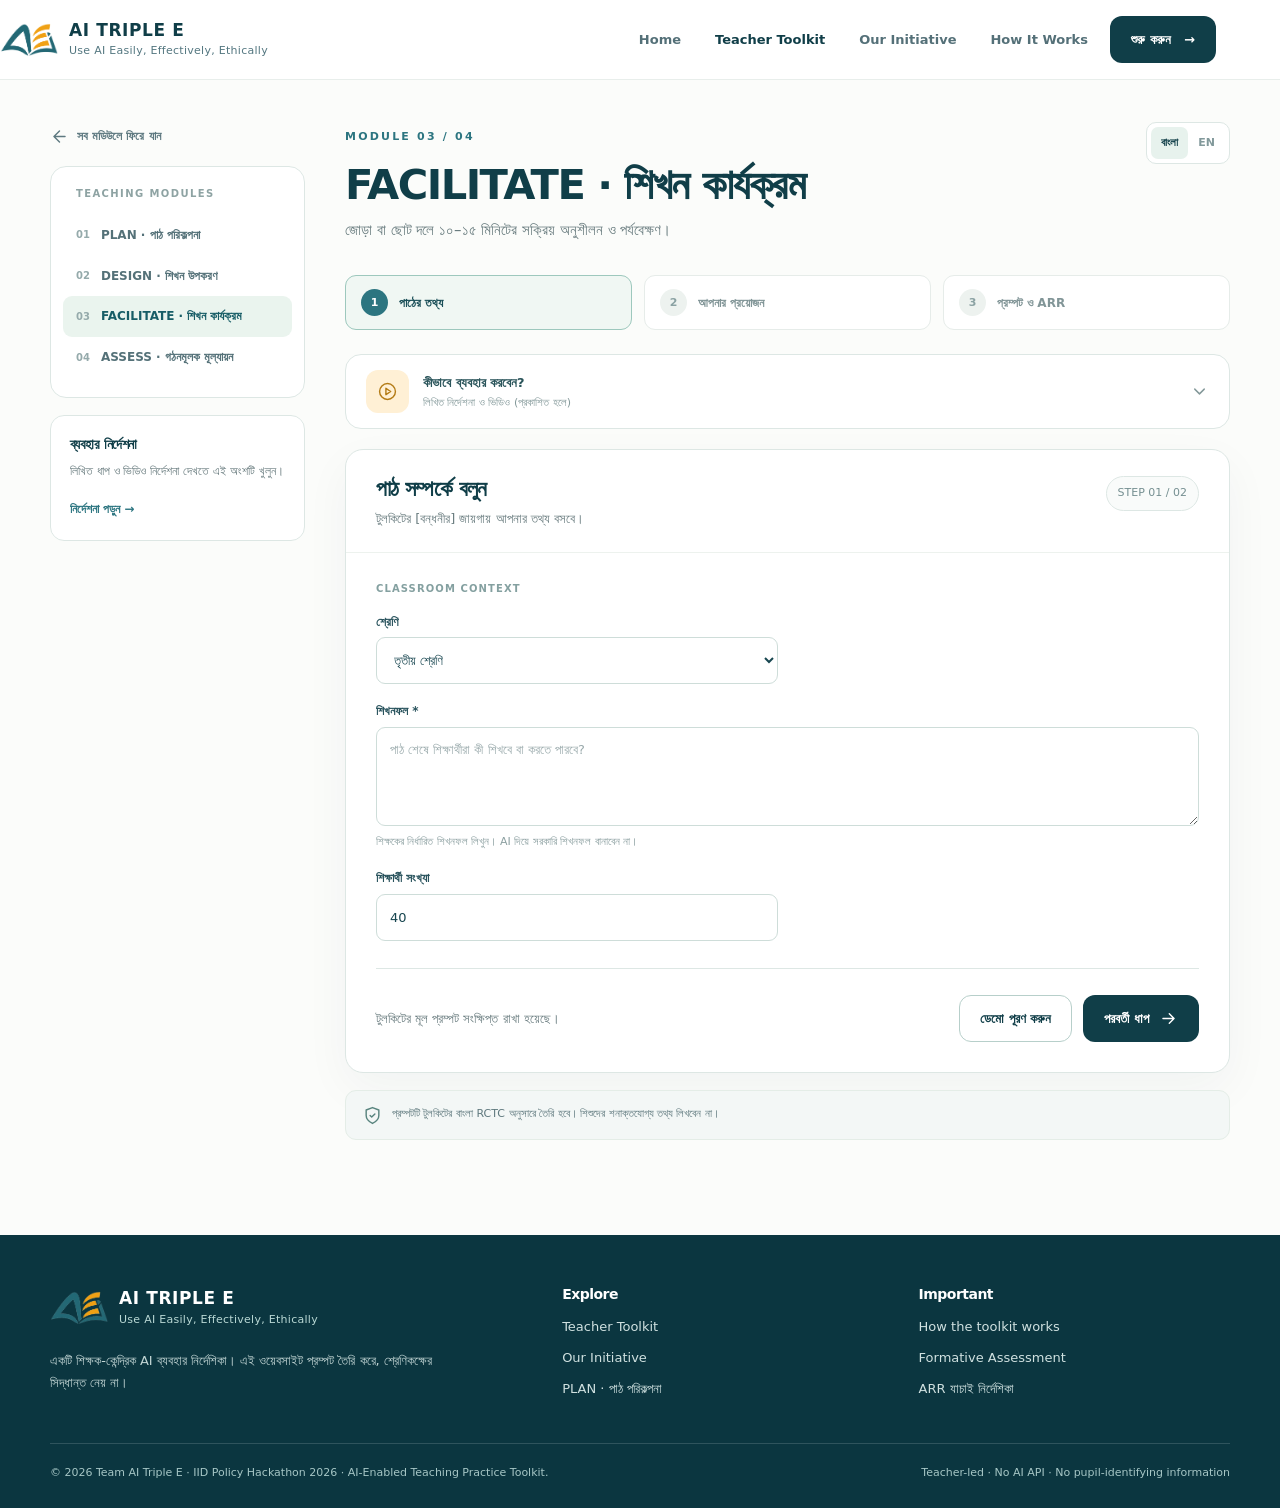
<file: facilitate.html>
<!DOCTYPE html>

<html lang="bn"><head><meta charset="utf-8"/><meta content="width=device-width, initial-scale=1" name="viewport"/><meta content="#103e48" name="theme-color"/><meta content="AI Triple E: a teacher-led prompt toolkit for Bangladesh primary classrooms." name="description"/><title>FACILITATE · শ্রেণিকক্ষ কার্যক্রম | AI Triple E</title><link href="assets/img/logo-mark.png" rel="icon" type="image/png"/><link href="assets/css/site.css" rel="stylesheet"/></head><body><a class="skip" href="#main">মূল অংশে যান</a><header class="site-header"><div class="wrap--wide header-inner"><a aria-label="AI Triple E homepage" class="brand" href="index.html"><img alt="" class="brand-mark" src="assets/img/logo-mark.png"/><span class="brand-words"><strong>AI TRIPLE E</strong><small>Use AI Easily, Effectively, Ethically</small></span></a><nav aria-label="Main navigation" class="main-nav" id="main-nav"><a href="index.html">Home</a><a aria-current="page" href="toolkit.html">Teacher Toolkit</a><a href="initiative.html">Our Initiative</a><a href="toolkit.html#how">How It Works</a></nav><div class="header-actions"><a class="nav-btn" href="toolkit.html">শুরু করুন   →</a><button aria-controls="main-nav" aria-expanded="false" aria-label="Open menu" class="menu-btn" id="menu-toggle"></button></div></div></header><main id="main"><div class="wrap module-shell"><aside class="module-sidebar"><a class="back-link" href="toolkit.html"><span data-icon="back"></span> সব মডিউলে ফিরে যান</a><nav aria-label="Select another module" class="module-menu"><div class="module-menu-title">TEACHING MODULES</div><div id="sidebar-modules"></div></nav><div class="sidebar-help"><h3>ব্যবহার নির্দেশনা</h3><p>লিখিত ধাপ ও ভিডিও নির্দেশনা দেখতে এই অংশটি খুলুন।</p><a href="#tutorial-details">নির্দেশনা পড়ুন →</a></div></aside><div class="module-main"><div class="module-header"><div><span class="eyebrow" id="module-eyebrow">MODULE 01 / 04</span><h1 id="module-title">পাঠ পরিকল্পনা</h1><p id="module-desc">শ্রেণিকক্ষের উপযোগী পাঠ পরিকল্পনা তৈরি করুন।</p></div><div aria-label="Form language" class="language-toggle" role="group"><button class="is-active" id="lang-bn" type="button">বাংলা</button><button id="lang-en" type="button">EN</button></div></div><div aria-label="Three-step prompt building" class="module-steps"><div class="module-step is-active" id="step-tab-1"><span class="bubble">1</span><span data-translate="step1">পাঠের তথ্য</span></div><div class="module-step" id="step-tab-2"><span class="bubble">2</span><span data-translate="step2">আপনার প্রয়োজন</span></div><div class="module-step" id="step-tab-3"><span class="bubble">3</span><span data-translate="step3">প্রম্পট ও ARR</span></div></div><details class="guide-card" id="tutorial-details"><summary class="guide-trigger"><div class="guide-play"><span data-icon="play"></span></div><div><strong id="guide-title">কীভাবে ব্যবহার করবেন?</strong><small id="guide-subtitle">ধাপে ধাপে লিখিত নির্দেশনা</small></div><span class="chev" data-icon="chevron"></span></summary><div class="guide-body"><div class="guide-placeholder"><span data-icon="info"></span><span id="video-message">এই মডিউলের ভিডিও এখনো সংযুক্ত হয়নি। আপাতত নিচের লিখিত নির্দেশনা অনুসরণ করুন।</span><div class="module-video" id="module-video"></div></div><ol id="guide-steps"></ol></div></details><div class="module-card-main"><div class="module-card-bar"><div><h2 id="form-heading">পাঠ সম্পর্কে বলুন</h2><p id="form-intro">টুলকিটের [বন্ধনীর] তথ্যগুলো দিন; বাকি নির্দেশনা অপরিবর্তিত থাকবে।</p></div><span class="step-count" id="step-indicator">STEP 01 / 02</span></div><form id="wizard-form" novalidate=""><div class="form-content" id="wizard-step-1"><div class="form-kicker">CLASSROOM CONTEXT</div><div class="fields"><div class="field"><label for="grade" id="label-grade">শ্রেণি <span class="required">*</span></label><select id="grade" name="grade"><option value="1">প্রথম শ্রেণি</option><option value="2">দ্বিতীয় শ্রেণি</option><option selected="" value="3">তৃতীয় শ্রেণি</option><option value="4">চতুর্থ শ্রেণি</option><option value="5">পঞ্চম শ্রেণি</option></select></div><div class="field"><label for="subject" id="label-subject">বিষয় <span class="required">*</span></label><select id="subject" name="subject"></select></div><div class="field full"><label for="topic" id="label-topic">পাঠ বা বিষয় <span class="required">*</span></label><input id="topic" maxlength="500" name="topic" placeholder="যেমন: গল্পের মূলভাব বোঝা" required=""/><div class="field-error" id="error-topic">পাঠের বিষয় লিখুন।</div></div><div class="field full"><label for="outcome" id="label-outcome">শিখনফল <span class="required">*</span></label><textarea id="outcome" maxlength="2500" name="outcome" placeholder="পাঠ শেষে শিক্ষার্থীরা কী শিখবে বা করতে পারবে?" required="" rows="3"></textarea><div class="hint" id="hint-outcome">সম্ভব হলে পাঠ্যবই বা পাঠক্রম থেকে সঠিক শিখনফল দিন। AI যেন নিজে থেকে সরকারি শিখনফল না বানায়।</div><div class="field-error" id="error-outcome">শিখনফল লিখুন।</div></div><div class="field"><label for="students" id="label-students">শিক্ষার্থী সংখ্যা</label><input id="students" inputmode="numeric" max="300" min="1" type="number" value="40"/></div><div class="field"><label for="minutes" id="label-minutes">পাঠের সময়</label><select id="minutes"><option value="20">২০ মিনিট</option><option value="30">৩০ মিনিট</option><option value="35">৩৫ মিনিট</option><option selected="" value="40">৪০ মিনিট</option><option value="45">৪৫ মিনিট</option><option value="60">৬০ মিনিট</option></select></div></div><div class="form-actions"><span class="muted small" id="form-caption">* চিহ্নিত তথ্য পূরণ করুন। বাকি ঘর প্রয়োজন হলে ব্যবহার করুন।</span><div class="action-right"><button class="btn btn--outline" id="demo-fill-step1" type="button">নমুনা তথ্য বসান</button><button class="btn btn--primary" id="next-step" type="button">পরবর্তী ধাপ <span data-icon="arrow"></span></button></div></div></div><div class="form-content" hidden="" id="wizard-step-2"><div class="form-kicker">TEACHING TASK</div><div class="fields"><div class="field full"><label for="task" id="label-task">কী তৈরি করতে চান?</label><select id="task"></select></div><div class="field full" id="module-fields"></div></div><div class="form-kicker">RESOURCES &amp; CONDITIONS</div><div class="field-group"><span class="field-label" id="label-resources">আপনার কাছে কোন উপকরণ আছে?</span><div class="chip-group" id="resources-group"></div></div><div class="fields" style="margin-top:23px"></div><details class="advanced phase2-additional"><summary id="conditions-summary">অন্যান্য শ্রেণিকক্ষের শর্ত (ঐচ্ছিক)</summary><div class="fields phase2-fields" style="margin-top:18px">
<div class="field"><label for="grouping" id="label-grouping">অংশগ্রহণের ধরন</label><select id="grouping"><option value="flexible">পরিস্থিতি অনুযায়ী</option><option value="individual">একক কাজ</option><option value="pairs">জোড়ায় কাজ</option><option value="groups">দলগত কাজ</option><option value="whole">সমগ্র শ্রেণি</option></select></div>
<div class="field"><label for="prep-time" id="label-prep-time">প্রস্তুতির জন্য সময়</label><select id="prep-time"><option value="10">১০ মিনিটের কম</option><option value="20">১০–২০ মিনিট</option><option value="30">২০ মিনিটের বেশি</option><option value="none">অতিরিক্ত সময় নেই</option></select></div>
<div class="field"><label for="class-space" id="label-class-space">শ্রেণিকক্ষের জায়গা</label><select id="class-space"><option value="limited">সীমিত জায়গা</option><option value="normal">সাধারণ শ্রেণিকক্ষ</option><option value="flexible">বসার ব্যবস্থা বদলানো সম্ভব</option></select></div>
<div class="field"><label for="task-minutes" id="label-task-minutes">নির্বাচিত কাজের সময় (ঐচ্ছিক)</label><input id="task-minutes" inputmode="numeric" max="60" min="1" placeholder="যেমন: ১০" type="number"/><div class="hint">পাঠের মোট সময়ের মধ্যে থাকতে হবে।</div></div>
</div></details>
<div class="phase2-error" hidden="" id="phase2-errors" role="alert"></div><details class="advanced"><summary id="advanced-summary">পাঠ্যবই, অতিরিক্ত নির্দেশনা ও অন্যান্য তথ্য (ঐচ্ছিক)</summary><div class="advanced-inner fields"><div class="field full"><label for="prior" id="label-prior">শিক্ষার্থীদের পূর্বজ্ঞান</label><textarea id="prior" placeholder="আগে কী শিখেছে? (ঐচ্ছিক)" rows="2"></textarea></div><div class="field full"><label for="constraints" id="label-constraints">অন্যান্য সীমাবদ্ধতা ও শিখন-সহায়তা</label><textarea id="constraints" placeholder="যেমন: কম জায়গা, প্রস্তুতির সময় কম, মৌখিক সহায়তা প্রয়োজন" rows="2"></textarea><div class="hint">শিক্ষার্থীর নাম, ছবি বা শনাক্তযোগ্য তথ্য লিখবেন না।</div></div><div class="field full"><label for="notes" id="label-notes">অতিরিক্ত নির্দেশনা</label><textarea id="notes" placeholder="আপনার অন্য কোনো প্রয়োজন থাকলে লিখুন" rows="2"></textarea></div><div class="field"><label for="instruction-language" id="label-instruction-language">শ্রেণিকক্ষে ব্যবহৃত ভাষা</label><select id="instruction-language"><option value="Bangla">বাংলা</option><option value="English">ইংরেজি</option><option value="Bangla and English">বাংলা ও ইংরেজি</option></select></div><div class="field"><label for="output-language" id="label-output-language">AI উত্তরের ভাষা</label><select id="output-language"><option value="Bangla">বাংলা</option><option value="English">English</option><option value="Bangla with English headings">বাংলা + ইংরেজি শিরোনাম</option></select></div><div class="field"><label for="output-format" id="label-output-format">আউটপুটের ধরন</label><select id="output-format"><option value="Clear structured sections">ধাপভিত্তিক লেখা</option><option value="A simple table">সহজ টেবিল</option><option value="Concise bullets">সংক্ষিপ্ত পয়েন্ট</option></select></div><div class="field full"><label for="textbook-ref" id="label-textbook-ref">পাঠ্যবই / অধ্যায় (ঐচ্ছিক)</label><input id="textbook-ref" maxlength="320" name="textbook-ref" placeholder="যেমন: বইয়ের নাম ও অধ্যায়ের শিরোনাম"/><div class="hint">শুধু আপনার জানা সঠিক তথ্য লিখুন। AI-কে অধ্যায় বা পৃষ্ঠা অনুমান করতে বলা হবে না।</div></div><div class="field"><label for="internet" id="label-internet">ইন্টারনেট সুবিধা</label><select id="internet"><option value="none">ক্লাসে ইন্টারনেট নেই</option><option value="teacher">শুধু শিক্ষকের ডিভাইসে</option><option value="available">ক্লাসে ব্যবহার করা যায়</option></select></div><div class="field"><label for="printing" id="label-printing">প্রিন্ট সুবিধা</label><select id="printing"><option value="no">প্রিন্ট সম্ভব নয়</option><option value="yes">প্রিন্ট সম্ভব</option></select></div></div></details><div class="form-actions"><button class="btn btn--quiet" id="prev-step" type="button"><span data-icon="back"></span> আগের ধাপ</button><div class="action-right"><button class="btn btn--outline" id="demo-fill" type="button">নমুনা তথ্য বসান</button><button class="btn btn--primary" id="generate-prompt" type="submit">প্রম্পট তৈরি করুন <span data-icon="arrow"></span></button></div></div></div></form></div><div class="safety-note"><span data-icon="shield"></span><span id="safety-text">প্রম্পট তৈরি করতে কোনো AI সার্ভিসে তথ্য পাঠানো হয় না। AI-তে শিশুদের ব্যক্তিগত তথ্য দেবেন না।</span></div></div></div></main><footer class="footer"><div class="wrap footer-main"><div><div class="brand" style="margin-bottom:20px"><img alt="" class="brand-mark" src="assets/img/logo-mark.png"/><div class="brand-words"><strong style="color:#fff">AI TRIPLE E</strong><small style="color:#b9d8d4">Use AI Easily, Effectively, Ethically</small></div></div><p>একটি শিক্ষক-কেন্দ্রিক AI ব্যবহার নির্দেশিকা। এই ওয়েবসাইট প্রম্পট তৈরি করে, শ্রেণিকক্ষের সিদ্ধান্ত নেয় না।</p></div><div><h3>Explore</h3><a href="toolkit.html">Teacher Toolkit</a><a href="initiative.html">Our Initiative</a><a href="plan.html">PLAN · পাঠ পরিকল্পনা</a></div><div><h3>Important</h3><a href="toolkit.html#how">How the toolkit works</a><a href="assess.html">Formative Assessment</a><a href="arr.html">ARR যাচাই নির্দেশিকা</a></div></div><div class="wrap footer-bottom"><span>© <span data-current-year="">2026</span> Team AI Triple E · IID Policy Hackathon 2026 · AI-Enabled Teaching Practice Toolkit.</span><span>Teacher-led · No AI API · No pupil-identifying information</span></div></footer><script defer="" src="assets/js/data.js"></script><script defer="" src="assets/js/ui.js"></script><script defer="" src="assets/js/legacy-module-instructions.js"></script><script defer="" src="assets/js/site-config.js"></script><script defer="" src="assets/js/prompt-engine.js"></script><script defer="" src="assets/js/module.js"></script></body></html>
</file>
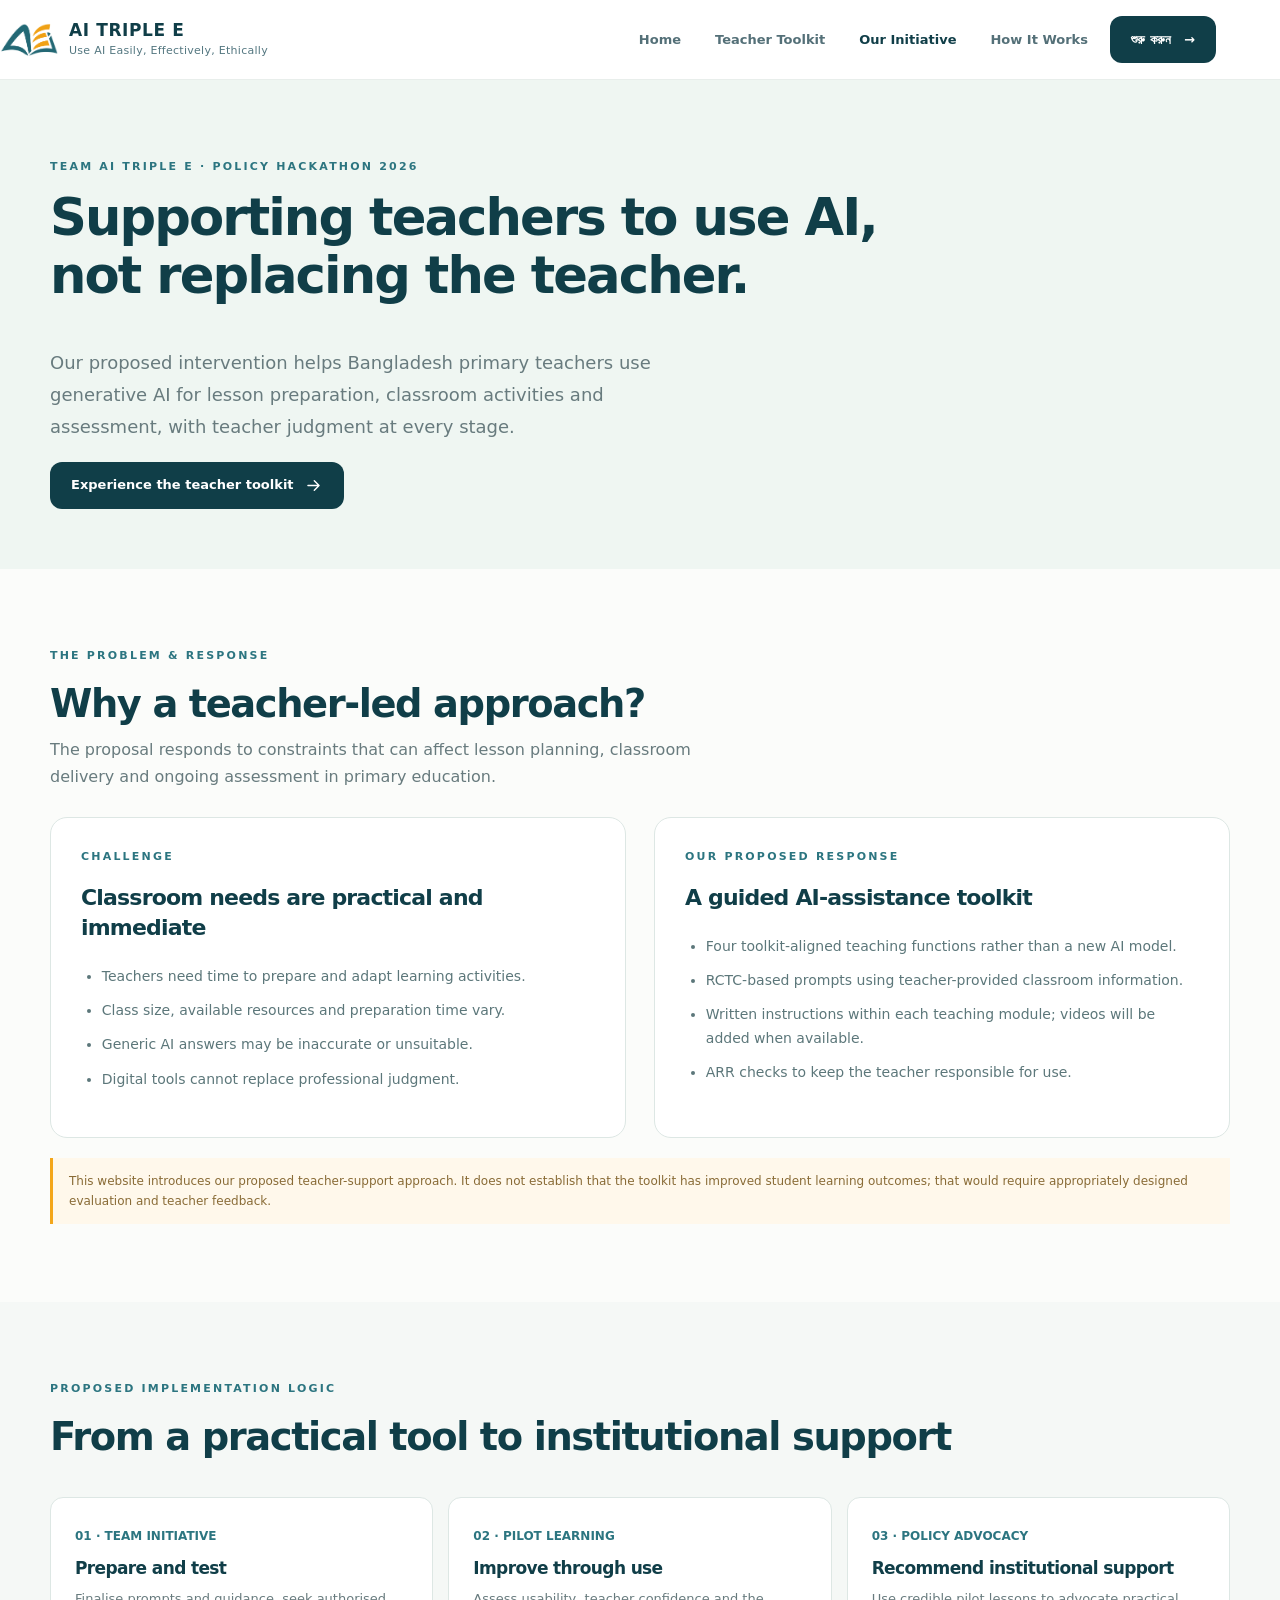
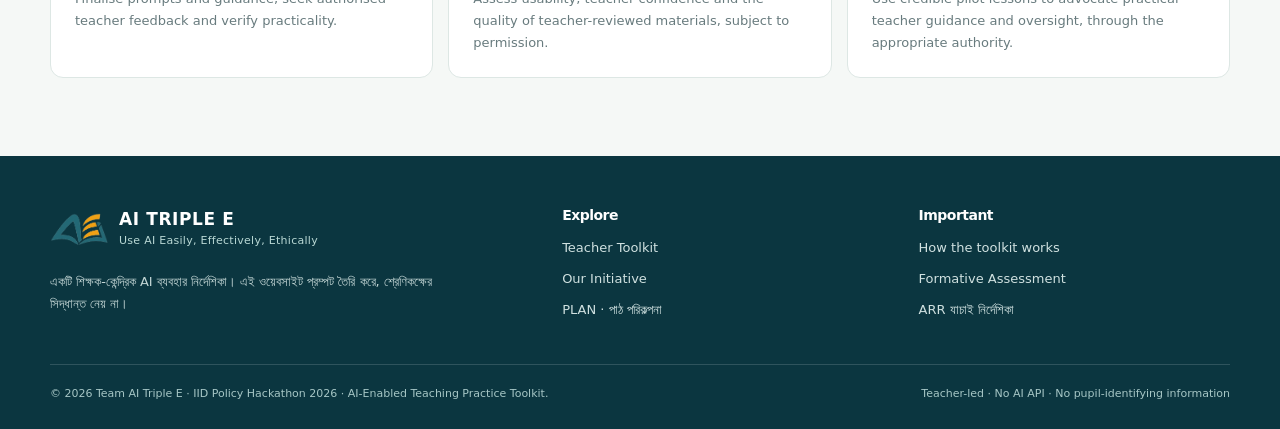
<file: initiative.html>
<!doctype html><html lang="bn"><head><meta charset="utf-8"><meta name="viewport" content="width=device-width, initial-scale=1"><meta name="theme-color" content="#103e48"><meta name="description" content="AI Triple E: a teacher-led prompt toolkit for Bangladesh primary classrooms."><title>Our Initiative | AI Triple E</title><link rel="icon" type="image/png" href="assets/img/logo-mark.png"><link rel="stylesheet" href="assets/css/site.css"></head><body><a href="#main" class="skip">মূল অংশে যান</a><header class="site-header"><div class="wrap--wide header-inner"><a href="index.html" class="brand" aria-label="AI Triple E homepage"><img src="assets/img/logo-mark.png" class="brand-mark" alt=""><span class="brand-words"><strong>AI TRIPLE E</strong><small>Use AI Easily, Effectively, Ethically</small></span></a><nav class="main-nav" id="main-nav" aria-label="Main navigation"><a href="index.html" >Home</a><a href="toolkit.html" >Teacher Toolkit</a><a href="initiative.html" aria-current="page">Our Initiative</a><a href="toolkit.html#how">How It Works</a></nav><div class="header-actions"><a class="nav-btn" href="toolkit.html">শুরু করুন &nbsp; →</a><button id="menu-toggle" class="menu-btn" aria-label="Open menu" aria-expanded="false" aria-controls="main-nav"></button></div></div></header><main id="main"><section class="initiative-hero"><div class="wrap"><div class="eyebrow">TEAM AI TRIPLE E · POLICY HACKATHON 2026</div><h1>Supporting teachers to use AI, not replacing the teacher.</h1><p class="lead">Our proposed intervention helps Bangladesh primary teachers use generative AI for lesson preparation, classroom activities and assessment, with teacher judgment at every stage.</p><a class="btn btn--primary" href="plan.html">Experience the teacher toolkit <span data-icon="arrow"></span></a></div></section><section class="section"><div class="wrap"><div class="section-head"><div><div class="eyebrow">THE PROBLEM & RESPONSE</div><h2>Why a teacher-led approach?</h2><p>The proposal responds to constraints that can affect lesson planning, classroom delivery and ongoing assessment in primary education.</p></div></div><div class="initiative-columns"><article class="initiative-box"><div class="eyebrow">CHALLENGE</div><h3>Classroom needs are practical and immediate</h3><ul><li>Teachers need time to prepare and adapt learning activities.</li><li>Class size, available resources and preparation time vary.</li><li>Generic AI answers may be inaccurate or unsuitable.</li><li>Digital tools cannot replace professional judgment.</li></ul></article><article class="initiative-box"><div class="eyebrow">OUR PROPOSED RESPONSE</div><h3>A guided AI-assistance toolkit</h3><ul><li>Four toolkit-aligned teaching functions rather than a new AI model.</li><li>RCTC-based prompts using teacher-provided classroom information.</li><li>Written instructions within each teaching module; videos will be added when available.</li><li>ARR checks to keep the teacher responsible for use.</li></ul></article></div><div class="initiative-note" style="margin-top:20px">This website introduces our proposed teacher-support approach. It does not establish that the toolkit has improved student learning outcomes; that would require appropriately designed evaluation and teacher feedback.</div></div></section><section class="section surface-soft"><div class="wrap"><div class="section-head"><div><div class="eyebrow">PROPOSED IMPLEMENTATION LOGIC</div><h2>From a practical tool to institutional support</h2></div></div><div class="timeline"><article class="timeline-step"><span class="no">01 · TEAM INITIATIVE</span><h3>Prepare and test</h3><p>Finalise prompts and guidance, seek authorised teacher feedback and verify practicality.</p></article><article class="timeline-step"><span class="no">02 · PILOT LEARNING</span><h3>Improve through use</h3><p>Assess usability, teacher confidence and the quality of teacher-reviewed materials, subject to permission.</p></article><article class="timeline-step"><span class="no">03 · POLICY ADVOCACY</span><h3>Recommend institutional support</h3><p>Use credible pilot lessons to advocate practical teacher guidance and oversight, through the appropriate authority.</p></article></div></div></section></main><footer class="footer"><div class="wrap footer-main"><div><div class="brand" style="margin-bottom:20px"><img src="assets/img/logo-mark.png" alt="" class="brand-mark"/><div class="brand-words"><strong style="color:#fff">AI TRIPLE E</strong><small style="color:#b9d8d4">Use AI Easily, Effectively, Ethically</small></div></div><p>একটি শিক্ষক-কেন্দ্রিক AI ব্যবহার নির্দেশিকা। এই ওয়েবসাইট প্রম্পট তৈরি করে, শ্রেণিকক্ষের সিদ্ধান্ত নেয় না।</p></div><div><h3>Explore</h3><a href="toolkit.html">Teacher Toolkit</a><a href="initiative.html">Our Initiative</a><a href="plan.html">PLAN · পাঠ পরিকল্পনা</a></div><div><h3>Important</h3><a href="toolkit.html#how">How the toolkit works</a><a href="assess.html">Formative Assessment</a><a href="arr.html">ARR যাচাই নির্দেশিকা</a></div></div><div class="wrap footer-bottom"><span>© <span data-current-year>2026</span> Team AI Triple E · IID Policy Hackathon 2026 · AI-Enabled Teaching Practice Toolkit.</span><span>Teacher-led · No AI API · No pupil-identifying information</span></div></footer><script src="assets/js/data.js" defer></script><script src="assets/js/ui.js" defer></script></body></html>
</file>
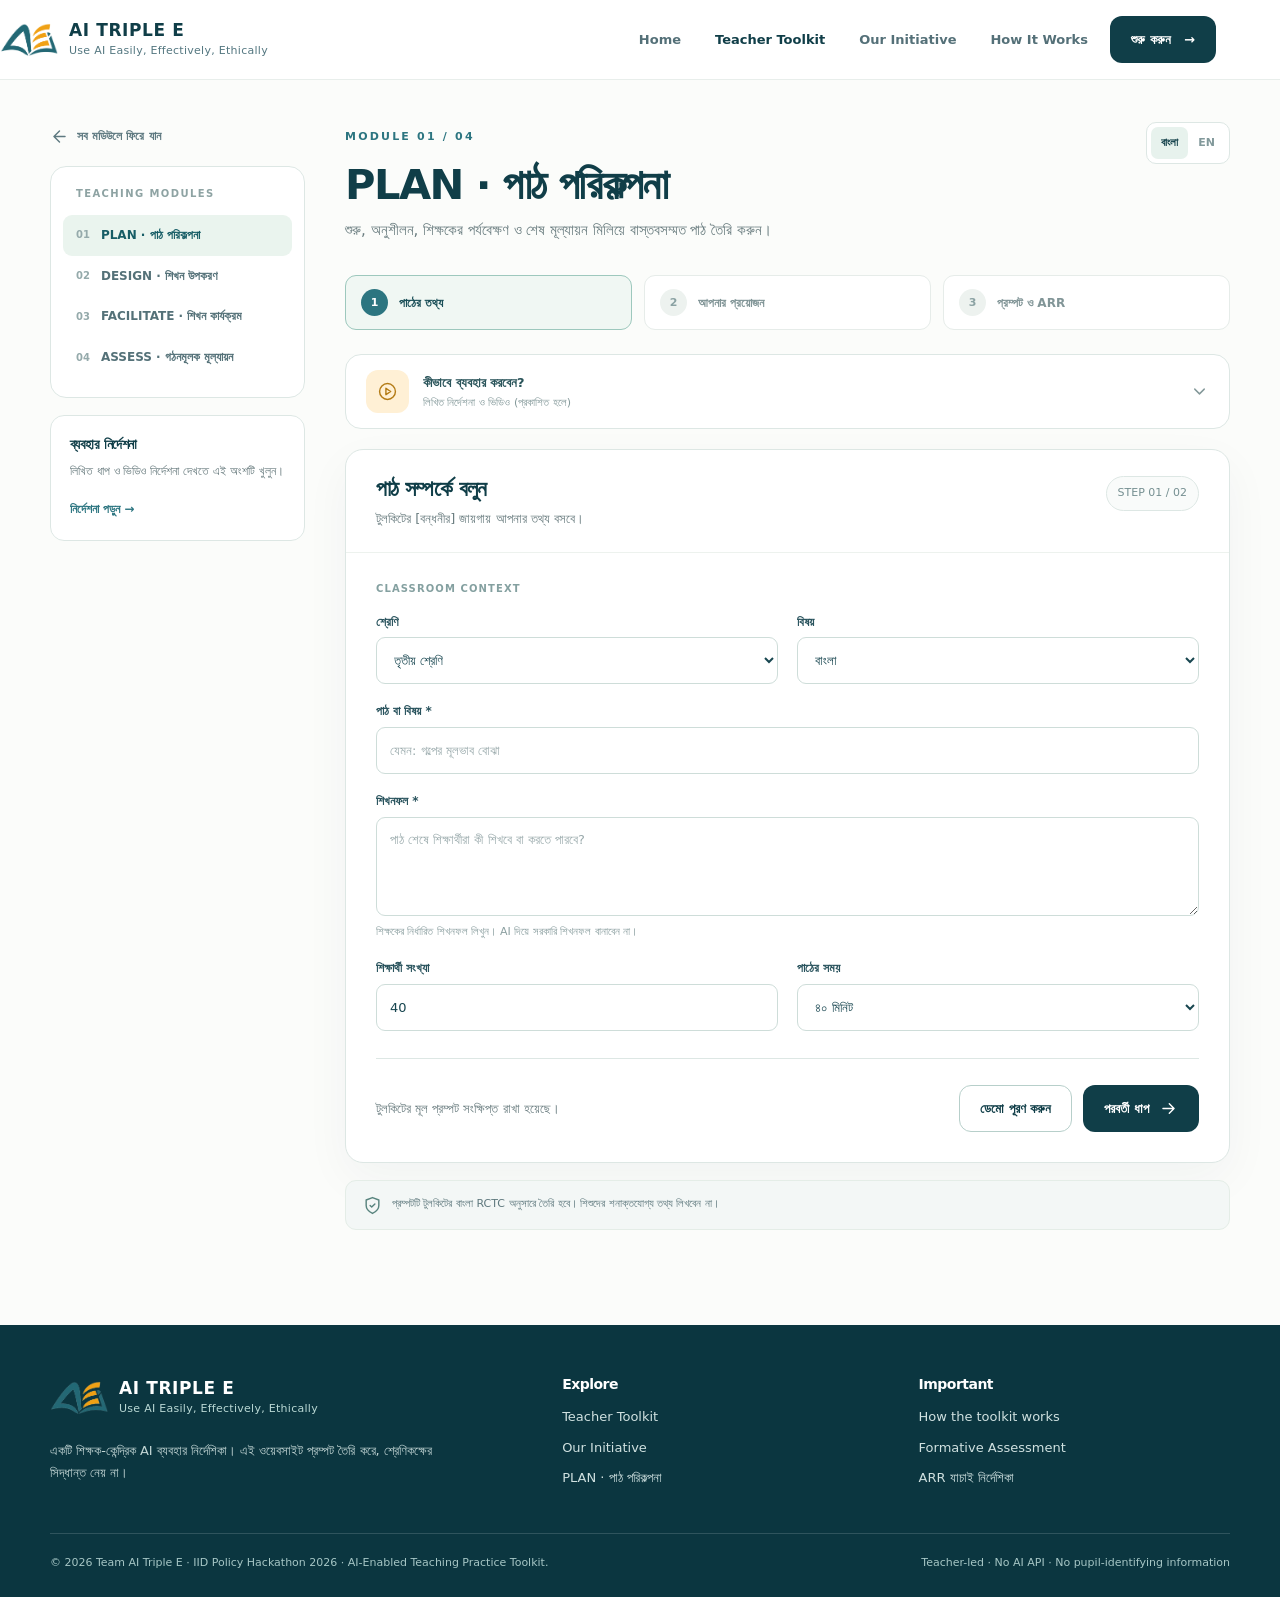
<file: module.html>
<!DOCTYPE html>

<html lang="bn"><head><meta charset="utf-8"/><meta content="width=device-width, initial-scale=1" name="viewport"/><meta content="#103e48" name="theme-color"/><meta content="AI Triple E: a teacher-led prompt toolkit for Bangladesh primary classrooms." name="description"/><title>Guided Module | AI Triple E</title><link href="assets/img/logo-mark.png" rel="icon" type="image/png"/><link href="assets/css/site.css" rel="stylesheet"/></head><body><a class="skip" href="#main">মূল অংশে যান</a><header class="site-header"><div class="wrap--wide header-inner"><a aria-label="AI Triple E homepage" class="brand" href="index.html"><img alt="" class="brand-mark" src="assets/img/logo-mark.png"/><span class="brand-words"><strong>AI TRIPLE E</strong><small>Use AI Easily, Effectively, Ethically</small></span></a><nav aria-label="Main navigation" class="main-nav" id="main-nav"><a href="index.html">Home</a><a aria-current="page" href="toolkit.html">Teacher Toolkit</a><a href="initiative.html">Our Initiative</a><a href="toolkit.html#how">How It Works</a></nav><div class="header-actions"><a class="nav-btn" href="toolkit.html">শুরু করুন   →</a><button aria-controls="main-nav" aria-expanded="false" aria-label="Open menu" class="menu-btn" id="menu-toggle"></button></div></div></header><main id="main"><div class="wrap module-shell"><aside class="module-sidebar"><a class="back-link" href="toolkit.html"><span data-icon="back"></span> সব মডিউলে ফিরে যান</a><nav aria-label="Select another module" class="module-menu"><div class="module-menu-title">TEACHING MODULES</div><div id="sidebar-modules"></div></nav><div class="sidebar-help"><h3>ব্যবহার নির্দেশনা</h3><p>লিখিত ধাপ ও ভিডিও নির্দেশনা দেখতে এই অংশটি খুলুন।</p><a href="#tutorial-details">নির্দেশনা পড়ুন →</a></div></aside><div class="module-main"><div class="module-header"><div><span class="eyebrow" id="module-eyebrow">MODULE 01 / 04</span><h1 id="module-title">পাঠ পরিকল্পনা</h1><p id="module-desc">শ্রেণিকক্ষের উপযোগী পাঠ পরিকল্পনা তৈরি করুন।</p></div><div aria-label="Form language" class="language-toggle" role="group"><button class="is-active" id="lang-bn" type="button">বাংলা</button><button id="lang-en" type="button">EN</button></div></div><div aria-label="Three-step prompt building" class="module-steps"><div class="module-step is-active" id="step-tab-1"><span class="bubble">1</span><span data-translate="step1">পাঠের তথ্য</span></div><div class="module-step" id="step-tab-2"><span class="bubble">2</span><span data-translate="step2">আপনার প্রয়োজন</span></div><div class="module-step" id="step-tab-3"><span class="bubble">3</span><span data-translate="step3">প্রম্পট ও ARR</span></div></div><details class="guide-card" id="tutorial-details"><summary class="guide-trigger"><div class="guide-play"><span data-icon="play"></span></div><div><strong id="guide-title">কীভাবে ব্যবহার করবেন?</strong><small id="guide-subtitle">ধাপে ধাপে লিখিত নির্দেশনা</small></div><span class="chev" data-icon="chevron"></span></summary><div class="guide-body"><div class="guide-placeholder"><span data-icon="info"></span><span id="video-message">এই মডিউলের ভিডিও এখনো সংযুক্ত হয়নি। আপাতত নিচের লিখিত নির্দেশনা অনুসরণ করুন।</span><div class="module-video" id="module-video"></div></div><ol id="guide-steps"></ol></div></details><div class="module-card-main"><div class="module-card-bar"><div><h2 id="form-heading">পাঠ সম্পর্কে বলুন</h2><p id="form-intro">টুলকিটের [বন্ধনীর] তথ্যগুলো দিন; বাকি নির্দেশনা অপরিবর্তিত থাকবে।</p></div><span class="step-count" id="step-indicator">STEP 01 / 02</span></div><form id="wizard-form" novalidate=""><div class="form-content" id="wizard-step-1"><div class="form-kicker">CLASSROOM CONTEXT</div><div class="fields"><div class="field"><label for="grade" id="label-grade">শ্রেণি <span class="required">*</span></label><select id="grade" name="grade"><option value="1">প্রথম শ্রেণি</option><option value="2">দ্বিতীয় শ্রেণি</option><option selected="" value="3">তৃতীয় শ্রেণি</option><option value="4">চতুর্থ শ্রেণি</option><option value="5">পঞ্চম শ্রেণি</option></select></div><div class="field"><label for="subject" id="label-subject">বিষয় <span class="required">*</span></label><select id="subject" name="subject"></select></div><div class="field full"><label for="topic" id="label-topic">পাঠ বা বিষয় <span class="required">*</span></label><input id="topic" maxlength="500" name="topic" placeholder="যেমন: গল্পের মূলভাব বোঝা" required=""/><div class="field-error" id="error-topic">পাঠের বিষয় লিখুন।</div></div><div class="field full"><label for="outcome" id="label-outcome">শিখনফল <span class="required">*</span></label><textarea id="outcome" maxlength="2500" name="outcome" placeholder="পাঠ শেষে শিক্ষার্থীরা কী শিখবে বা করতে পারবে?" required="" rows="3"></textarea><div class="hint" id="hint-outcome">সম্ভব হলে পাঠ্যবই বা পাঠক্রম থেকে সঠিক শিখনফল দিন। AI যেন নিজে থেকে সরকারি শিখনফল না বানায়।</div><div class="field-error" id="error-outcome">শিখনফল লিখুন।</div></div><div class="field"><label for="students" id="label-students">শিক্ষার্থী সংখ্যা</label><input id="students" inputmode="numeric" max="300" min="1" type="number" value="40"/></div><div class="field"><label for="minutes" id="label-minutes">পাঠের সময়</label><select id="minutes"><option value="20">২০ মিনিট</option><option value="30">৩০ মিনিট</option><option value="35">৩৫ মিনিট</option><option selected="" value="40">৪০ মিনিট</option><option value="45">৪৫ মিনিট</option><option value="60">৬০ মিনিট</option></select></div></div><div class="form-actions"><span class="muted small" id="form-caption">* চিহ্নিত তথ্য পূরণ করুন। বাকি ঘর প্রয়োজন হলে ব্যবহার করুন।</span><div class="action-right"><button class="btn btn--outline" id="demo-fill-step1" type="button">নমুনা তথ্য বসান</button><button class="btn btn--primary" id="next-step" type="button">পরবর্তী ধাপ <span data-icon="arrow"></span></button></div></div></div><div class="form-content" hidden="" id="wizard-step-2"><div class="form-kicker">TEACHING TASK</div><div class="fields"><div class="field full"><label for="task" id="label-task">কী তৈরি করতে চান?</label><select id="task"></select></div><div class="field full" id="module-fields"></div></div><div class="form-kicker">RESOURCES &amp; CONDITIONS</div><div class="field-group"><span class="field-label" id="label-resources">আপনার কাছে কোন উপকরণ আছে?</span><div class="chip-group" id="resources-group"></div></div><div class="fields" style="margin-top:23px"></div><details class="advanced phase2-additional"><summary id="conditions-summary">অন্যান্য শ্রেণিকক্ষের শর্ত (ঐচ্ছিক)</summary><div class="fields phase2-fields" style="margin-top:18px">
<div class="field"><label for="grouping" id="label-grouping">অংশগ্রহণের ধরন</label><select id="grouping"><option value="flexible">পরিস্থিতি অনুযায়ী</option><option value="individual">একক কাজ</option><option value="pairs">জোড়ায় কাজ</option><option value="groups">দলগত কাজ</option><option value="whole">সমগ্র শ্রেণি</option></select></div>
<div class="field"><label for="prep-time" id="label-prep-time">প্রস্তুতির জন্য সময়</label><select id="prep-time"><option value="10">১০ মিনিটের কম</option><option value="20">১০–২০ মিনিট</option><option value="30">২০ মিনিটের বেশি</option><option value="none">অতিরিক্ত সময় নেই</option></select></div>
<div class="field"><label for="class-space" id="label-class-space">শ্রেণিকক্ষের জায়গা</label><select id="class-space"><option value="limited">সীমিত জায়গা</option><option value="normal">সাধারণ শ্রেণিকক্ষ</option><option value="flexible">বসার ব্যবস্থা বদলানো সম্ভব</option></select></div>
<div class="field"><label for="task-minutes" id="label-task-minutes">নির্বাচিত কাজের সময় (ঐচ্ছিক)</label><input id="task-minutes" inputmode="numeric" max="60" min="1" placeholder="যেমন: ১০" type="number"/><div class="hint">পাঠের মোট সময়ের মধ্যে থাকতে হবে।</div></div>
</div></details>
<div class="phase2-error" hidden="" id="phase2-errors" role="alert"></div><details class="advanced"><summary id="advanced-summary">পাঠ্যবই, অতিরিক্ত নির্দেশনা ও অন্যান্য তথ্য (ঐচ্ছিক)</summary><div class="advanced-inner fields"><div class="field full"><label for="prior" id="label-prior">শিক্ষার্থীদের পূর্বজ্ঞান</label><textarea id="prior" placeholder="আগে কী শিখেছে? (ঐচ্ছিক)" rows="2"></textarea></div><div class="field full"><label for="constraints" id="label-constraints">অন্যান্য সীমাবদ্ধতা ও শিখন-সহায়তা</label><textarea id="constraints" placeholder="যেমন: কম জায়গা, প্রস্তুতির সময় কম, মৌখিক সহায়তা প্রয়োজন" rows="2"></textarea><div class="hint">শিক্ষার্থীর নাম, ছবি বা শনাক্তযোগ্য তথ্য লিখবেন না।</div></div><div class="field full"><label for="notes" id="label-notes">অতিরিক্ত নির্দেশনা</label><textarea id="notes" placeholder="আপনার অন্য কোনো প্রয়োজন থাকলে লিখুন" rows="2"></textarea></div><div class="field"><label for="instruction-language" id="label-instruction-language">শ্রেণিকক্ষে ব্যবহৃত ভাষা</label><select id="instruction-language"><option value="Bangla">বাংলা</option><option value="English">ইংরেজি</option><option value="Bangla and English">বাংলা ও ইংরেজি</option></select></div><div class="field"><label for="output-language" id="label-output-language">AI উত্তরের ভাষা</label><select id="output-language"><option value="Bangla">বাংলা</option><option value="English">English</option><option value="Bangla with English headings">বাংলা + ইংরেজি শিরোনাম</option></select></div><div class="field"><label for="output-format" id="label-output-format">আউটপুটের ধরন</label><select id="output-format"><option value="Clear structured sections">ধাপভিত্তিক লেখা</option><option value="A simple table">সহজ টেবিল</option><option value="Concise bullets">সংক্ষিপ্ত পয়েন্ট</option></select></div><div class="field full"><label for="textbook-ref" id="label-textbook-ref">পাঠ্যবই / অধ্যায় (ঐচ্ছিক)</label><input id="textbook-ref" maxlength="320" name="textbook-ref" placeholder="যেমন: বইয়ের নাম ও অধ্যায়ের শিরোনাম"/><div class="hint">শুধু আপনার জানা সঠিক তথ্য লিখুন। AI-কে অধ্যায় বা পৃষ্ঠা অনুমান করতে বলা হবে না।</div></div><div class="field"><label for="internet" id="label-internet">ইন্টারনেট সুবিধা</label><select id="internet"><option value="none">ক্লাসে ইন্টারনেট নেই</option><option value="teacher">শুধু শিক্ষকের ডিভাইসে</option><option value="available">ক্লাসে ব্যবহার করা যায়</option></select></div><div class="field"><label for="printing" id="label-printing">প্রিন্ট সুবিধা</label><select id="printing"><option value="no">প্রিন্ট সম্ভব নয়</option><option value="yes">প্রিন্ট সম্ভব</option></select></div></div></details><div class="form-actions"><button class="btn btn--quiet" id="prev-step" type="button"><span data-icon="back"></span> আগের ধাপ</button><div class="action-right"><button class="btn btn--outline" id="demo-fill" type="button">নমুনা তথ্য বসান</button><button class="btn btn--primary" id="generate-prompt" type="submit">প্রম্পট তৈরি করুন <span data-icon="arrow"></span></button></div></div></div></form></div><div class="safety-note"><span data-icon="shield"></span><span id="safety-text">প্রম্পট তৈরি করতে কোনো AI সার্ভিসে তথ্য পাঠানো হয় না। AI-তে শিশুদের ব্যক্তিগত তথ্য দেবেন না।</span></div></div></div></main><footer class="footer"><div class="wrap footer-main"><div><div class="brand" style="margin-bottom:20px"><img alt="" class="brand-mark" src="assets/img/logo-mark.png"/><div class="brand-words"><strong style="color:#fff">AI TRIPLE E</strong><small style="color:#b9d8d4">Use AI Easily, Effectively, Ethically</small></div></div><p>একটি শিক্ষক-কেন্দ্রিক AI ব্যবহার নির্দেশিকা। এই ওয়েবসাইট প্রম্পট তৈরি করে, শ্রেণিকক্ষের সিদ্ধান্ত নেয় না।</p></div><div><h3>Explore</h3><a href="toolkit.html">Teacher Toolkit</a><a href="initiative.html">Our Initiative</a><a href="plan.html">PLAN · পাঠ পরিকল্পনা</a></div><div><h3>Important</h3><a href="toolkit.html#how">How the toolkit works</a><a href="assess.html">Formative Assessment</a><a href="arr.html">ARR যাচাই নির্দেশিকা</a></div></div><div class="wrap footer-bottom"><span>© <span data-current-year="">2026</span> Team AI Triple E · IID Policy Hackathon 2026 · AI-Enabled Teaching Practice Toolkit.</span><span>Teacher-led · No AI API · No pupil-identifying information</span></div></footer><script defer="" src="assets/js/data.js"></script><script defer="" src="assets/js/ui.js"></script><script defer="" src="assets/js/legacy-module-instructions.js"></script><script defer="" src="assets/js/site-config.js"></script><script defer="" src="assets/js/prompt-engine.js"></script><script defer="" src="assets/js/module.js"></script></body></html>
</file>
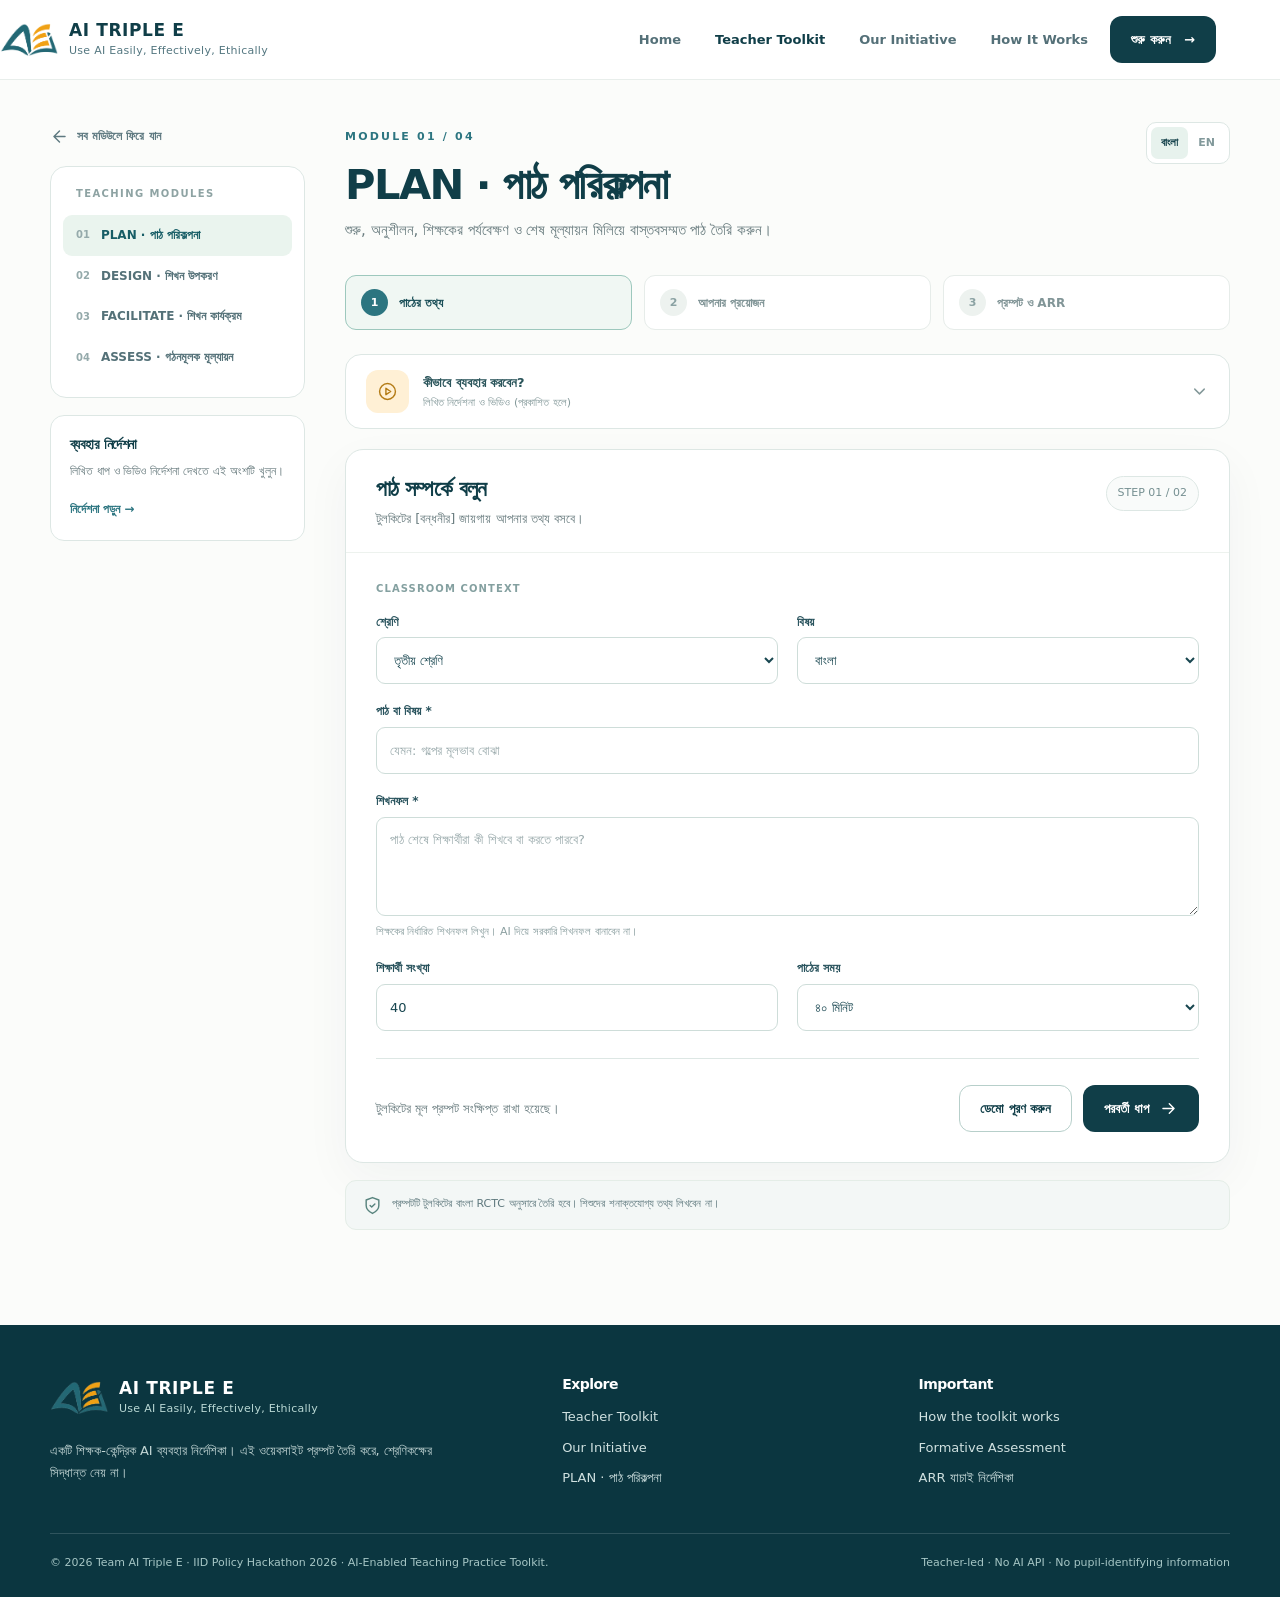
<file: plan.html>
<!DOCTYPE html>

<html lang="bn"><head><meta charset="utf-8"/><meta content="width=device-width, initial-scale=1" name="viewport"/><meta content="#103e48" name="theme-color"/><meta content="AI Triple E: a teacher-led prompt toolkit for Bangladesh primary classrooms." name="description"/><title>PLAN · পাঠ পরিকল্পনা | AI Triple E</title><link href="assets/img/logo-mark.png" rel="icon" type="image/png"/><link href="assets/css/site.css" rel="stylesheet"/></head><body><a class="skip" href="#main">মূল অংশে যান</a><header class="site-header"><div class="wrap--wide header-inner"><a aria-label="AI Triple E homepage" class="brand" href="index.html"><img alt="" class="brand-mark" src="assets/img/logo-mark.png"/><span class="brand-words"><strong>AI TRIPLE E</strong><small>Use AI Easily, Effectively, Ethically</small></span></a><nav aria-label="Main navigation" class="main-nav" id="main-nav"><a href="index.html">Home</a><a aria-current="page" href="toolkit.html">Teacher Toolkit</a><a href="initiative.html">Our Initiative</a><a href="toolkit.html#how">How It Works</a></nav><div class="header-actions"><a class="nav-btn" href="toolkit.html">শুরু করুন   →</a><button aria-controls="main-nav" aria-expanded="false" aria-label="Open menu" class="menu-btn" id="menu-toggle"></button></div></div></header><main id="main"><div class="wrap module-shell"><aside class="module-sidebar"><a class="back-link" href="toolkit.html"><span data-icon="back"></span> সব মডিউলে ফিরে যান</a><nav aria-label="Select another module" class="module-menu"><div class="module-menu-title">TEACHING MODULES</div><div id="sidebar-modules"></div></nav><div class="sidebar-help"><h3>ব্যবহার নির্দেশনা</h3><p>লিখিত ধাপ ও ভিডিও নির্দেশনা দেখতে এই অংশটি খুলুন।</p><a href="#tutorial-details">নির্দেশনা পড়ুন →</a></div></aside><div class="module-main"><div class="module-header"><div><span class="eyebrow" id="module-eyebrow">MODULE 01 / 04</span><h1 id="module-title">পাঠ পরিকল্পনা</h1><p id="module-desc">শ্রেণিকক্ষের উপযোগী পাঠ পরিকল্পনা তৈরি করুন।</p></div><div aria-label="Form language" class="language-toggle" role="group"><button class="is-active" id="lang-bn" type="button">বাংলা</button><button id="lang-en" type="button">EN</button></div></div><div aria-label="Three-step prompt building" class="module-steps"><div class="module-step is-active" id="step-tab-1"><span class="bubble">1</span><span data-translate="step1">পাঠের তথ্য</span></div><div class="module-step" id="step-tab-2"><span class="bubble">2</span><span data-translate="step2">আপনার প্রয়োজন</span></div><div class="module-step" id="step-tab-3"><span class="bubble">3</span><span data-translate="step3">প্রম্পট ও ARR</span></div></div><details class="guide-card" id="tutorial-details"><summary class="guide-trigger"><div class="guide-play"><span data-icon="play"></span></div><div><strong id="guide-title">কীভাবে ব্যবহার করবেন?</strong><small id="guide-subtitle">ধাপে ধাপে লিখিত নির্দেশনা</small></div><span class="chev" data-icon="chevron"></span></summary><div class="guide-body"><div class="guide-placeholder"><span data-icon="info"></span><span id="video-message">এই মডিউলের ভিডিও এখনো সংযুক্ত হয়নি। আপাতত নিচের লিখিত নির্দেশনা অনুসরণ করুন।</span><div class="module-video" id="module-video"></div></div><ol id="guide-steps"></ol></div></details><div class="module-card-main"><div class="module-card-bar"><div><h2 id="form-heading">পাঠ সম্পর্কে বলুন</h2><p id="form-intro">টুলকিটের [বন্ধনীর] তথ্যগুলো দিন; বাকি নির্দেশনা অপরিবর্তিত থাকবে।</p></div><span class="step-count" id="step-indicator">STEP 01 / 02</span></div><form id="wizard-form" novalidate=""><div class="form-content" id="wizard-step-1"><div class="form-kicker">CLASSROOM CONTEXT</div><div class="fields"><div class="field"><label for="grade" id="label-grade">শ্রেণি <span class="required">*</span></label><select id="grade" name="grade"><option value="1">প্রথম শ্রেণি</option><option value="2">দ্বিতীয় শ্রেণি</option><option selected="" value="3">তৃতীয় শ্রেণি</option><option value="4">চতুর্থ শ্রেণি</option><option value="5">পঞ্চম শ্রেণি</option></select></div><div class="field"><label for="subject" id="label-subject">বিষয় <span class="required">*</span></label><select id="subject" name="subject"></select></div><div class="field full"><label for="topic" id="label-topic">পাঠ বা বিষয় <span class="required">*</span></label><input id="topic" maxlength="500" name="topic" placeholder="যেমন: গল্পের মূলভাব বোঝা" required=""/><div class="field-error" id="error-topic">পাঠের বিষয় লিখুন।</div></div><div class="field full"><label for="outcome" id="label-outcome">শিখনফল <span class="required">*</span></label><textarea id="outcome" maxlength="2500" name="outcome" placeholder="পাঠ শেষে শিক্ষার্থীরা কী শিখবে বা করতে পারবে?" required="" rows="3"></textarea><div class="hint" id="hint-outcome">সম্ভব হলে পাঠ্যবই বা পাঠক্রম থেকে সঠিক শিখনফল দিন। AI যেন নিজে থেকে সরকারি শিখনফল না বানায়।</div><div class="field-error" id="error-outcome">শিখনফল লিখুন।</div></div><div class="field"><label for="students" id="label-students">শিক্ষার্থী সংখ্যা</label><input id="students" inputmode="numeric" max="300" min="1" type="number" value="40"/></div><div class="field"><label for="minutes" id="label-minutes">পাঠের সময়</label><select id="minutes"><option value="20">২০ মিনিট</option><option value="30">৩০ মিনিট</option><option value="35">৩৫ মিনিট</option><option selected="" value="40">৪০ মিনিট</option><option value="45">৪৫ মিনিট</option><option value="60">৬০ মিনিট</option></select></div></div><div class="form-actions"><span class="muted small" id="form-caption">* চিহ্নিত তথ্য পূরণ করুন। বাকি ঘর প্রয়োজন হলে ব্যবহার করুন।</span><div class="action-right"><button class="btn btn--outline" id="demo-fill-step1" type="button">নমুনা তথ্য বসান</button><button class="btn btn--primary" id="next-step" type="button">পরবর্তী ধাপ <span data-icon="arrow"></span></button></div></div></div><div class="form-content" hidden="" id="wizard-step-2"><div class="form-kicker">TEACHING TASK</div><div class="fields"><div class="field full"><label for="task" id="label-task">কী তৈরি করতে চান?</label><select id="task"></select></div><div class="field full" id="module-fields"></div></div><div class="form-kicker">RESOURCES &amp; CONDITIONS</div><div class="field-group"><span class="field-label" id="label-resources">আপনার কাছে কোন উপকরণ আছে?</span><div class="chip-group" id="resources-group"></div></div><div class="fields" style="margin-top:23px"></div><details class="advanced phase2-additional"><summary id="conditions-summary">অন্যান্য শ্রেণিকক্ষের শর্ত (ঐচ্ছিক)</summary><div class="fields phase2-fields" style="margin-top:18px">
<div class="field"><label for="grouping" id="label-grouping">অংশগ্রহণের ধরন</label><select id="grouping"><option value="flexible">পরিস্থিতি অনুযায়ী</option><option value="individual">একক কাজ</option><option value="pairs">জোড়ায় কাজ</option><option value="groups">দলগত কাজ</option><option value="whole">সমগ্র শ্রেণি</option></select></div>
<div class="field"><label for="prep-time" id="label-prep-time">প্রস্তুতির জন্য সময়</label><select id="prep-time"><option value="10">১০ মিনিটের কম</option><option value="20">১০–২০ মিনিট</option><option value="30">২০ মিনিটের বেশি</option><option value="none">অতিরিক্ত সময় নেই</option></select></div>
<div class="field"><label for="class-space" id="label-class-space">শ্রেণিকক্ষের জায়গা</label><select id="class-space"><option value="limited">সীমিত জায়গা</option><option value="normal">সাধারণ শ্রেণিকক্ষ</option><option value="flexible">বসার ব্যবস্থা বদলানো সম্ভব</option></select></div>
<div class="field"><label for="task-minutes" id="label-task-minutes">নির্বাচিত কাজের সময় (ঐচ্ছিক)</label><input id="task-minutes" inputmode="numeric" max="60" min="1" placeholder="যেমন: ১০" type="number"/><div class="hint">পাঠের মোট সময়ের মধ্যে থাকতে হবে।</div></div>
</div></details>
<div class="phase2-error" hidden="" id="phase2-errors" role="alert"></div><details class="advanced"><summary id="advanced-summary">পাঠ্যবই, অতিরিক্ত নির্দেশনা ও অন্যান্য তথ্য (ঐচ্ছিক)</summary><div class="advanced-inner fields"><div class="field full"><label for="prior" id="label-prior">শিক্ষার্থীদের পূর্বজ্ঞান</label><textarea id="prior" placeholder="আগে কী শিখেছে? (ঐচ্ছিক)" rows="2"></textarea></div><div class="field full"><label for="constraints" id="label-constraints">অন্যান্য সীমাবদ্ধতা ও শিখন-সহায়তা</label><textarea id="constraints" placeholder="যেমন: কম জায়গা, প্রস্তুতির সময় কম, মৌখিক সহায়তা প্রয়োজন" rows="2"></textarea><div class="hint">শিক্ষার্থীর নাম, ছবি বা শনাক্তযোগ্য তথ্য লিখবেন না।</div></div><div class="field full"><label for="notes" id="label-notes">অতিরিক্ত নির্দেশনা</label><textarea id="notes" placeholder="আপনার অন্য কোনো প্রয়োজন থাকলে লিখুন" rows="2"></textarea></div><div class="field"><label for="instruction-language" id="label-instruction-language">শ্রেণিকক্ষে ব্যবহৃত ভাষা</label><select id="instruction-language"><option value="Bangla">বাংলা</option><option value="English">ইংরেজি</option><option value="Bangla and English">বাংলা ও ইংরেজি</option></select></div><div class="field"><label for="output-language" id="label-output-language">AI উত্তরের ভাষা</label><select id="output-language"><option value="Bangla">বাংলা</option><option value="English">English</option><option value="Bangla with English headings">বাংলা + ইংরেজি শিরোনাম</option></select></div><div class="field"><label for="output-format" id="label-output-format">আউটপুটের ধরন</label><select id="output-format"><option value="Clear structured sections">ধাপভিত্তিক লেখা</option><option value="A simple table">সহজ টেবিল</option><option value="Concise bullets">সংক্ষিপ্ত পয়েন্ট</option></select></div><div class="field full"><label for="textbook-ref" id="label-textbook-ref">পাঠ্যবই / অধ্যায় (ঐচ্ছিক)</label><input id="textbook-ref" maxlength="320" name="textbook-ref" placeholder="যেমন: বইয়ের নাম ও অধ্যায়ের শিরোনাম"/><div class="hint">শুধু আপনার জানা সঠিক তথ্য লিখুন। AI-কে অধ্যায় বা পৃষ্ঠা অনুমান করতে বলা হবে না।</div></div><div class="field"><label for="internet" id="label-internet">ইন্টারনেট সুবিধা</label><select id="internet"><option value="none">ক্লাসে ইন্টারনেট নেই</option><option value="teacher">শুধু শিক্ষকের ডিভাইসে</option><option value="available">ক্লাসে ব্যবহার করা যায়</option></select></div><div class="field"><label for="printing" id="label-printing">প্রিন্ট সুবিধা</label><select id="printing"><option value="no">প্রিন্ট সম্ভব নয়</option><option value="yes">প্রিন্ট সম্ভব</option></select></div></div></details><div class="form-actions"><button class="btn btn--quiet" id="prev-step" type="button"><span data-icon="back"></span> আগের ধাপ</button><div class="action-right"><button class="btn btn--outline" id="demo-fill" type="button">নমুনা তথ্য বসান</button><button class="btn btn--primary" id="generate-prompt" type="submit">প্রম্পট তৈরি করুন <span data-icon="arrow"></span></button></div></div></div></form></div><div class="safety-note"><span data-icon="shield"></span><span id="safety-text">প্রম্পট তৈরি করতে কোনো AI সার্ভিসে তথ্য পাঠানো হয় না। AI-তে শিশুদের ব্যক্তিগত তথ্য দেবেন না।</span></div></div></div></main><footer class="footer"><div class="wrap footer-main"><div><div class="brand" style="margin-bottom:20px"><img alt="" class="brand-mark" src="assets/img/logo-mark.png"/><div class="brand-words"><strong style="color:#fff">AI TRIPLE E</strong><small style="color:#b9d8d4">Use AI Easily, Effectively, Ethically</small></div></div><p>একটি শিক্ষক-কেন্দ্রিক AI ব্যবহার নির্দেশিকা। এই ওয়েবসাইট প্রম্পট তৈরি করে, শ্রেণিকক্ষের সিদ্ধান্ত নেয় না।</p></div><div><h3>Explore</h3><a href="toolkit.html">Teacher Toolkit</a><a href="initiative.html">Our Initiative</a><a href="plan.html">PLAN · পাঠ পরিকল্পনা</a></div><div><h3>Important</h3><a href="toolkit.html#how">How the toolkit works</a><a href="assess.html">Formative Assessment</a><a href="arr.html">ARR যাচাই নির্দেশিকা</a></div></div><div class="wrap footer-bottom"><span>© <span data-current-year="">2026</span> Team AI Triple E · IID Policy Hackathon 2026 · AI-Enabled Teaching Practice Toolkit.</span><span>Teacher-led · No AI API · No pupil-identifying information</span></div></footer><script defer="" src="assets/js/data.js"></script><script defer="" src="assets/js/ui.js"></script><script defer="" src="assets/js/legacy-module-instructions.js"></script><script defer="" src="assets/js/site-config.js"></script><script defer="" src="assets/js/prompt-engine.js"></script><script defer="" src="assets/js/module.js"></script></body></html>
</file>
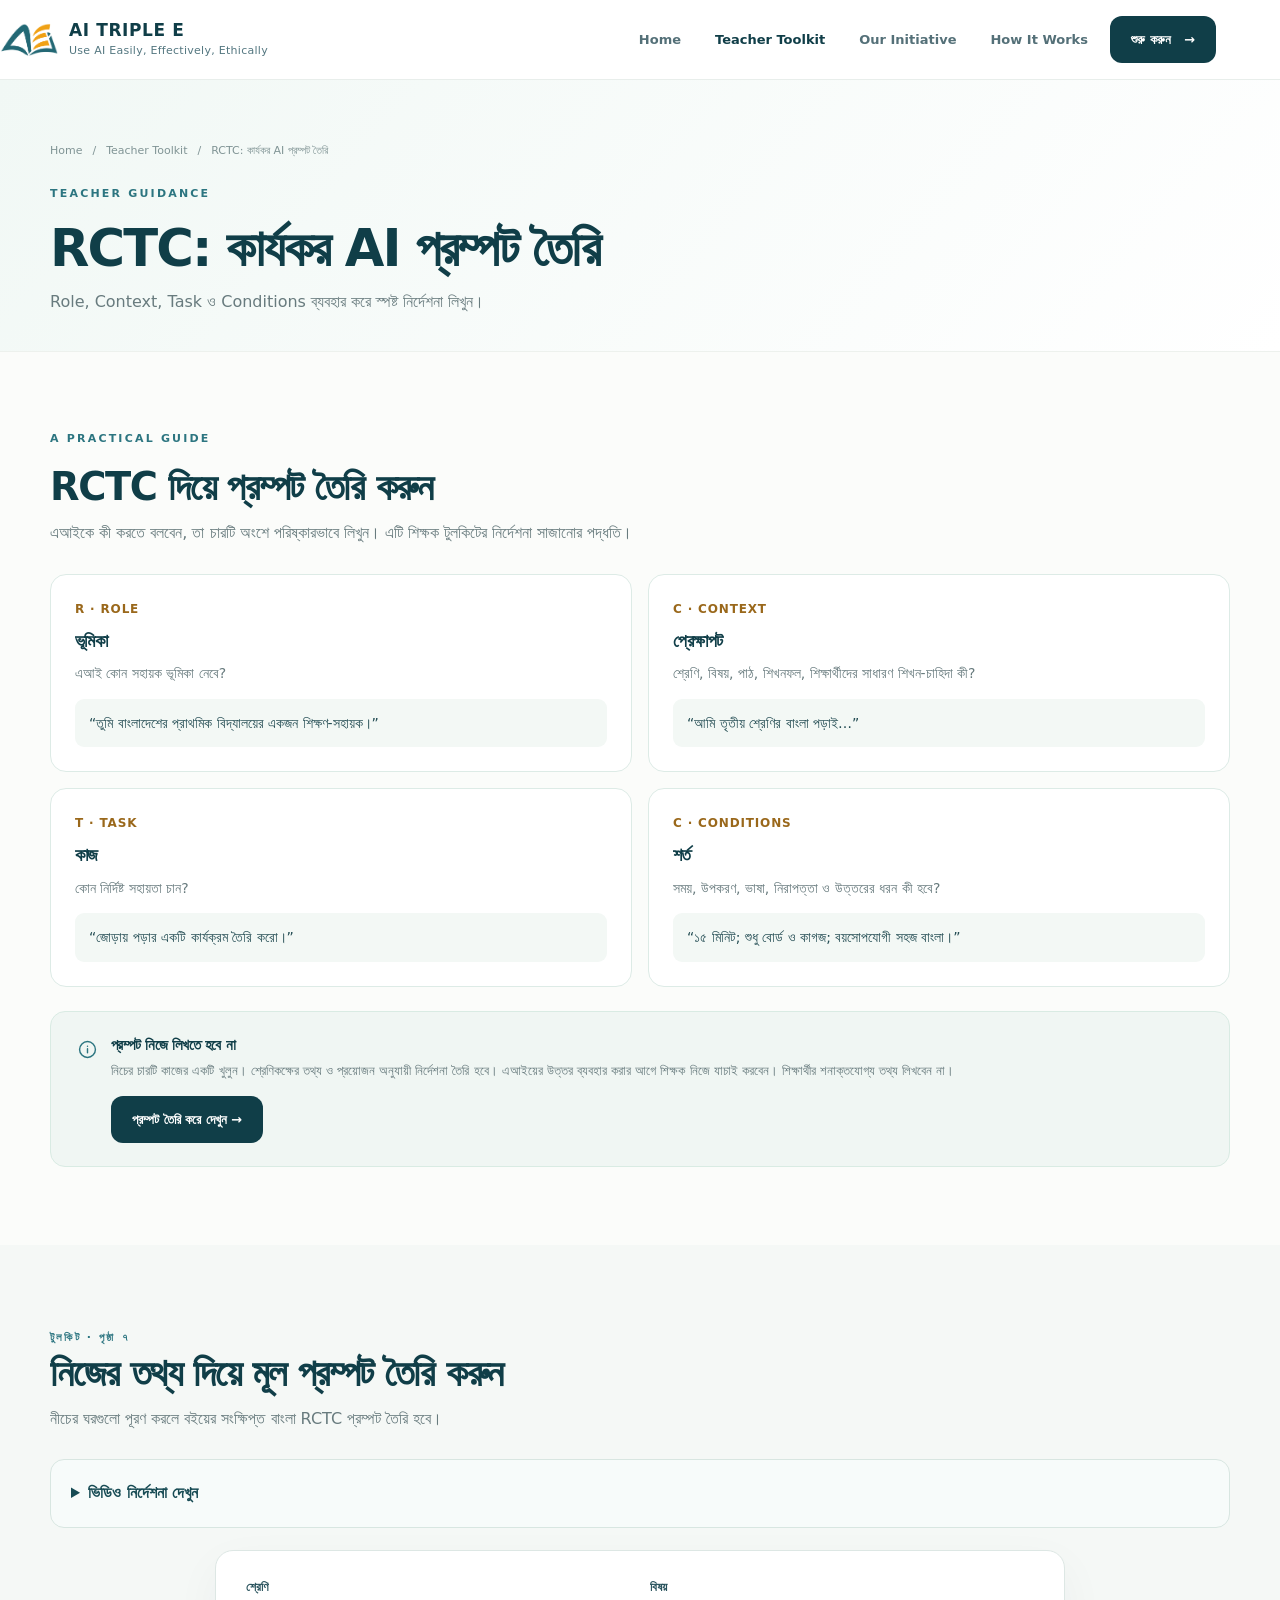
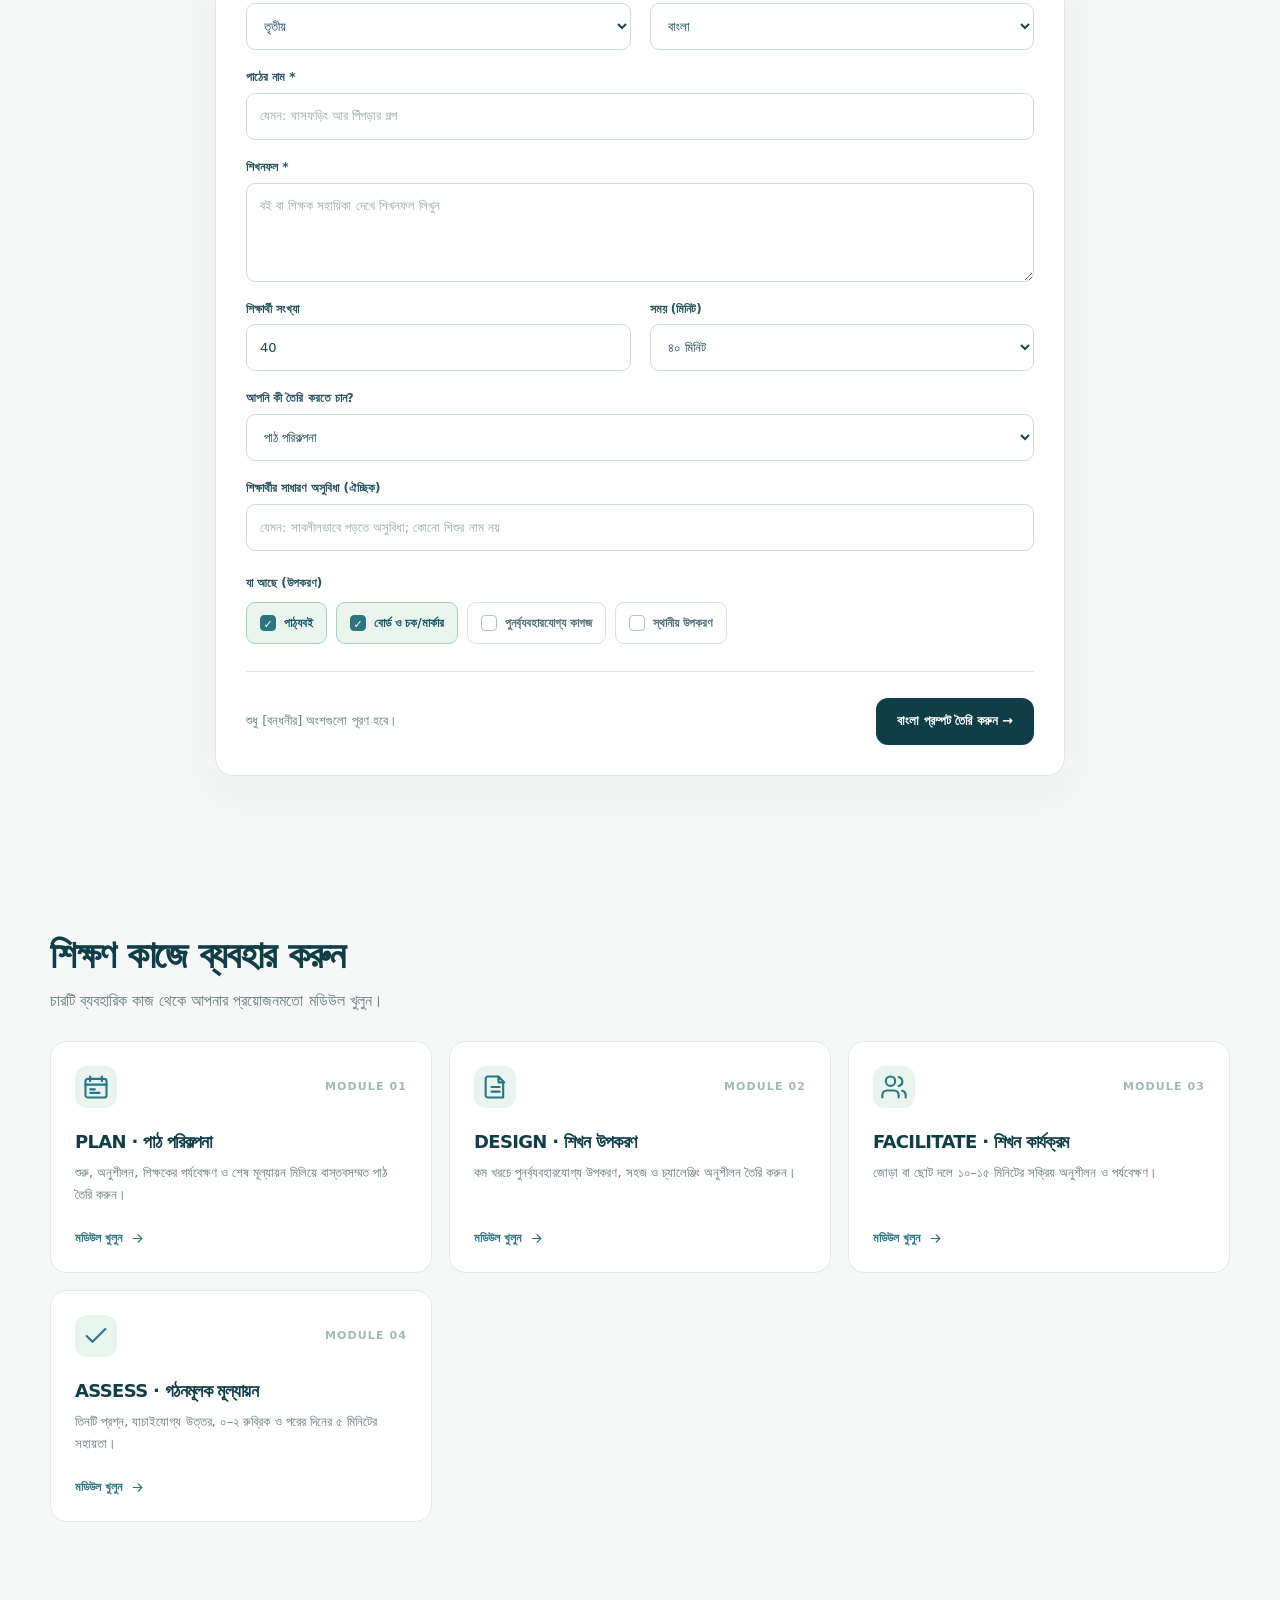
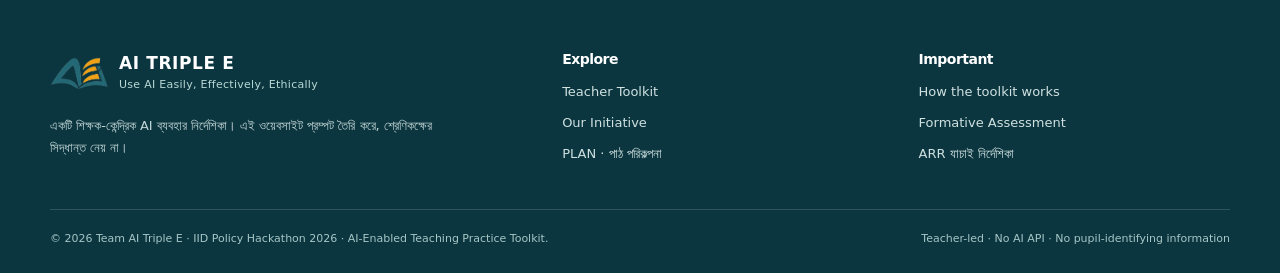
<file: rctc.html>
<!DOCTYPE html>
<html lang="bn"><head><meta charset="utf-8"/><meta content="width=device-width, initial-scale=1" name="viewport"/><meta content="#103e48" name="theme-color"/><meta content="AI Triple E: a teacher-led prompt toolkit for Bangladesh primary classrooms." name="description"/><title>RCTC: কার্যকর AI প্রম্পট তৈরি | AI Triple E</title><link href="assets/img/logo-mark.png" rel="icon" type="image/png"/><link href="assets/css/site.css" rel="stylesheet"/></head><body><a class="skip" href="#main">মূল অংশে যান</a><header class="site-header"><div class="wrap--wide header-inner"><a aria-label="AI Triple E homepage" class="brand" href="index.html"><img alt="" class="brand-mark" src="assets/img/logo-mark.png"/><span class="brand-words"><strong>AI TRIPLE E</strong><small>Use AI Easily, Effectively, Ethically</small></span></a><nav aria-label="Main navigation" class="main-nav" id="main-nav"><a href="index.html">Home</a><a aria-current="page" href="toolkit.html">Teacher Toolkit</a><a href="initiative.html">Our Initiative</a><a href="toolkit.html#how">How It Works</a></nav><div class="header-actions"><a class="nav-btn" href="toolkit.html">শুরু করুন   →</a><button aria-controls="main-nav" aria-expanded="false" aria-label="Open menu" class="menu-btn" id="menu-toggle"></button></div></div></header><main id="main"><section class="page-head"><div class="wrap"><div class="breadcrumb"><a href="index.html">Home</a><span>/</span><a href="toolkit.html">Teacher Toolkit</a><span>/</span>RCTC: কার্যকর AI প্রম্পট তৈরি</div><div class="eyebrow" style="margin-top:25px">TEACHER GUIDANCE</div><h1>RCTC: কার্যকর AI প্রম্পট তৈরি</h1><p>Role, Context, Task ও Conditions ব্যবহার করে স্পষ্ট নির্দেশনা লিখুন।</p></div></section><section aria-labelledby="rctc-heading" class="section teacher-guidance">
<div class="wrap">
<div class="section-head"><div>
<div class="eyebrow">A PRACTICAL GUIDE</div>
<h2 id="rctc-heading">RCTC দিয়ে প্রম্পট তৈরি করুন</h2>
<p>এআইকে কী করতে বলবেন, তা চারটি অংশে পরিষ্কারভাবে লিখুন। এটি শিক্ষক টুলকিটের নির্দেশনা সাজানোর পদ্ধতি।</p>
</div></div>
<div class="teaching-guide-grid">
<div class="teaching-guide-card"><span>R · ROLE</span><h3>ভূমিকা</h3><p>এআই কোন সহায়ক ভূমিকা নেবে?</p><p class="guide-example">“তুমি বাংলাদেশের প্রাথমিক বিদ্যালয়ের একজন শিক্ষণ-সহায়ক।”</p></div>
<div class="teaching-guide-card"><span>C · CONTEXT</span><h3>প্রেক্ষাপট</h3><p>শ্রেণি, বিষয়, পাঠ, শিখনফল, শিক্ষার্থীদের সাধারণ শিখন-চাহিদা কী?</p><p class="guide-example">“আমি তৃতীয় শ্রেণির বাংলা পড়াই…”</p></div>
<div class="teaching-guide-card"><span>T · TASK</span><h3>কাজ</h3><p>কোন নির্দিষ্ট সহায়তা চান?</p><p class="guide-example">“জোড়ায় পড়ার একটি কার্যক্রম তৈরি করো।”</p></div>
<div class="teaching-guide-card"><span>C · CONDITIONS</span><h3>শর্ত</h3><p>সময়, উপকরণ, ভাষা, নিরাপত্তা ও উত্তরের ধরন কী হবে?</p><p class="guide-example">“১৫ মিনিট; শুধু বোর্ড ও কাগজ; বয়সোপযোগী সহজ বাংলা।”</p></div>
</div>
<div class="info-panel" style="margin-top:24px"><span data-icon="info"></span><div>
<h3>প্রম্পট নিজে লিখতে হবে না</h3>
<p>নিচের চারটি কাজের একটি খুলুন। শ্রেণিকক্ষের তথ্য ও প্রয়োজন অনুযায়ী নির্দেশনা তৈরি হবে। এআইয়ের উত্তর ব্যবহার করার আগে শিক্ষক নিজে যাচাই করবেন। শিক্ষার্থীর শনাক্তযোগ্য তথ্য লিখবেন না।</p>
<p style="margin-top:14px"><a class="btn btn--primary" href="plan.html">প্রম্পট তৈরি করে দেখুন →</a></p>
</div></div>
</div>
</section><section aria-label="সাধারণ RCTC প্রম্পট তৈরি" class="section surface-soft" id="rctc-builder">
<div class="wrap"><div class="section-head"><div><span class="eyebrow">টুলকিট · পৃষ্ঠা ৭</span><h2>নিজের তথ্য দিয়ে মূল প্রম্পট তৈরি করুন</h2><p>নীচের ঘরগুলো পূরণ করলে বইয়ের সংক্ষিপ্ত বাংলা RCTC প্রম্পট তৈরি হবে।</p></div></div>
<details class="rctc-video-box" id="rctc-video-guide"><summary>ভিডিও নির্দেশনা দেখুন</summary><div class="rctc-video-body"><p class="rctc-video-status" id="rctc-video-status">ভিডিও টিউটোরিয়াল শিগগির যুক্ত হবে।</p><div id="rctc-video-player"></div></div></details><form class="rctc-form module-card-main" id="rctc-form"><div class="form-content">
<div class="fields">
<div class="field"><label for="rctc-grade">শ্রেণি</label><select id="rctc-grade"><option value="1">প্রথম</option><option value="2">দ্বিতীয়</option><option selected="" value="3">তৃতীয়</option><option value="4">চতুর্থ</option><option value="5">পঞ্চম</option></select></div>
<div class="field"><label for="rctc-subject">বিষয়</label><select id="rctc-subject"><option value="Bangla">বাংলা</option><option value="English">ইংরেজি</option><option value="Mathematics">গণিত</option><option value="Primary Science">প্রাথমিক বিজ্ঞান</option><option value="Bangladesh and Global Studies">বাংলাদেশ ও বিশ্বপরিচয়</option></select></div>
<div class="field full"><label for="rctc-topic">পাঠের নাম *</label><input id="rctc-topic" maxlength="500" placeholder="যেমন: ঘাসফড়িং আর পিঁপড়ার গল্প" required=""/></div>
<div class="field full"><label for="rctc-outcome">শিখনফল *</label><textarea id="rctc-outcome" maxlength="2000" placeholder="বই বা শিক্ষক সহায়িকা দেখে শিখনফল লিখুন" required="" rows="2"></textarea></div>
<div class="field"><label for="rctc-students">শিক্ষার্থী সংখ্যা</label><input id="rctc-students" max="300" min="1" type="number" value="40"/></div>
<div class="field"><label for="rctc-minutes">সময় (মিনিট)</label><select id="rctc-minutes"><option value="15">১৫ মিনিট</option><option value="20">২০ মিনিট</option><option value="30">৩০ মিনিট</option><option selected="" value="40">৪০ মিনিট</option><option value="45">৪৫ মিনিট</option></select></div>
<div class="field full"><label for="rctc-task">আপনি কী তৈরি করতে চান?</label><select id="rctc-task"><option>পাঠ পরিকল্পনা</option><option>শিখন উপকরণ</option><option>শ্রেণি কার্যক্রম</option><option>মূল্যায়ন</option></select></div>
<div class="field full"><label for="rctc-need">শিক্ষার্থীর সাধারণ অসুবিধা (ঐচ্ছিক)</label><input id="rctc-need" placeholder="যেমন: সাবলীলভাবে পড়তে অসুবিধা; কোনো শিশুর নাম নয়"/></div>
</div><div class="field-group"><span class="field-label">যা আছে (উপকরণ)</span><div class="chip-group" id="rctc-resource-list"></div></div>
<p class="field-error" id="rctc-error" role="alert" style="display:block"></p>
<div class="form-actions"><span class="muted small">শুধু [বন্ধনীর] অংশগুলো পূরণ হবে।</span><button class="btn btn--primary" type="submit">বাংলা প্রম্পট তৈরি করুন →</button></div>
</div></form>
<div class="rctc-prompt-result" hidden="" id="rctc-result">
<h3>আপনার RCTC প্রম্পট</h3><p class="muted small">প্রম্পটটি প্রয়োজনমতো সম্পাদনা করতে পারেন। AI-এর উত্তর ARR দিয়ে যাচাই করুন।</p>
<label class="field-label" for="rctc-preview">সম্পাদনাযোগ্য বাংলা প্রম্পট</label><textarea class="prompt-textarea" id="rctc-preview" rows="10" spellcheck="false"></textarea>
<div class="result-actions"><button class="btn btn--primary" id="rctc-copy" type="button">প্রম্পট কপি করুন</button><a class="btn btn--outline" href="arr.html">ARR নির্দেশনা পড়ুন</a></div><p id="rctc-copy-status" role="status"></p>
</div></div>
</section><section class="section surface-soft"><div class="wrap"><div class="section-head"><div><h2>শিক্ষণ কাজে ব্যবহার করুন</h2><p>চারটি ব্যবহারিক কাজ থেকে আপনার প্রয়োজনমতো মডিউল খুলুন।</p></div></div><div class="modules-grid" id="module-grid"></div></div></section></main><footer class="footer"><div class="wrap footer-main"><div><div class="brand" style="margin-bottom:20px"><img alt="" class="brand-mark" src="assets/img/logo-mark.png"/><div class="brand-words"><strong style="color:#fff">AI TRIPLE E</strong><small style="color:#b9d8d4">Use AI Easily, Effectively, Ethically</small></div></div><p>একটি শিক্ষক-কেন্দ্রিক AI ব্যবহার নির্দেশিকা। এই ওয়েবসাইট প্রম্পট তৈরি করে, শ্রেণিকক্ষের সিদ্ধান্ত নেয় না।</p></div><div><h3>Explore</h3><a href="toolkit.html">Teacher Toolkit</a><a href="initiative.html">Our Initiative</a><a href="plan.html">PLAN · পাঠ পরিকল্পনা</a></div><div><h3>Important</h3><a href="toolkit.html#how">How the toolkit works</a><a href="assess.html">Formative Assessment</a><a href="arr.html">ARR যাচাই নির্দেশিকা</a></div></div><div class="wrap footer-bottom"><span>© <span data-current-year="">2026</span> Team AI Triple E · IID Policy Hackathon 2026 · AI-Enabled Teaching Practice Toolkit.</span><span>Teacher-led · No AI API · No pupil-identifying information</span></div></footer><script defer="" src="assets/js/data.js"></script><script defer="" src="assets/js/ui.js"></script><script defer="True" src="assets/js/prompt-engine.js"></script><script defer="True" src="assets/js/rctc-builder.js"></script><script defer src="assets/js/site-config.js"></script><script defer src="assets/js/rctc-video.js"></script></body></html>
</file>
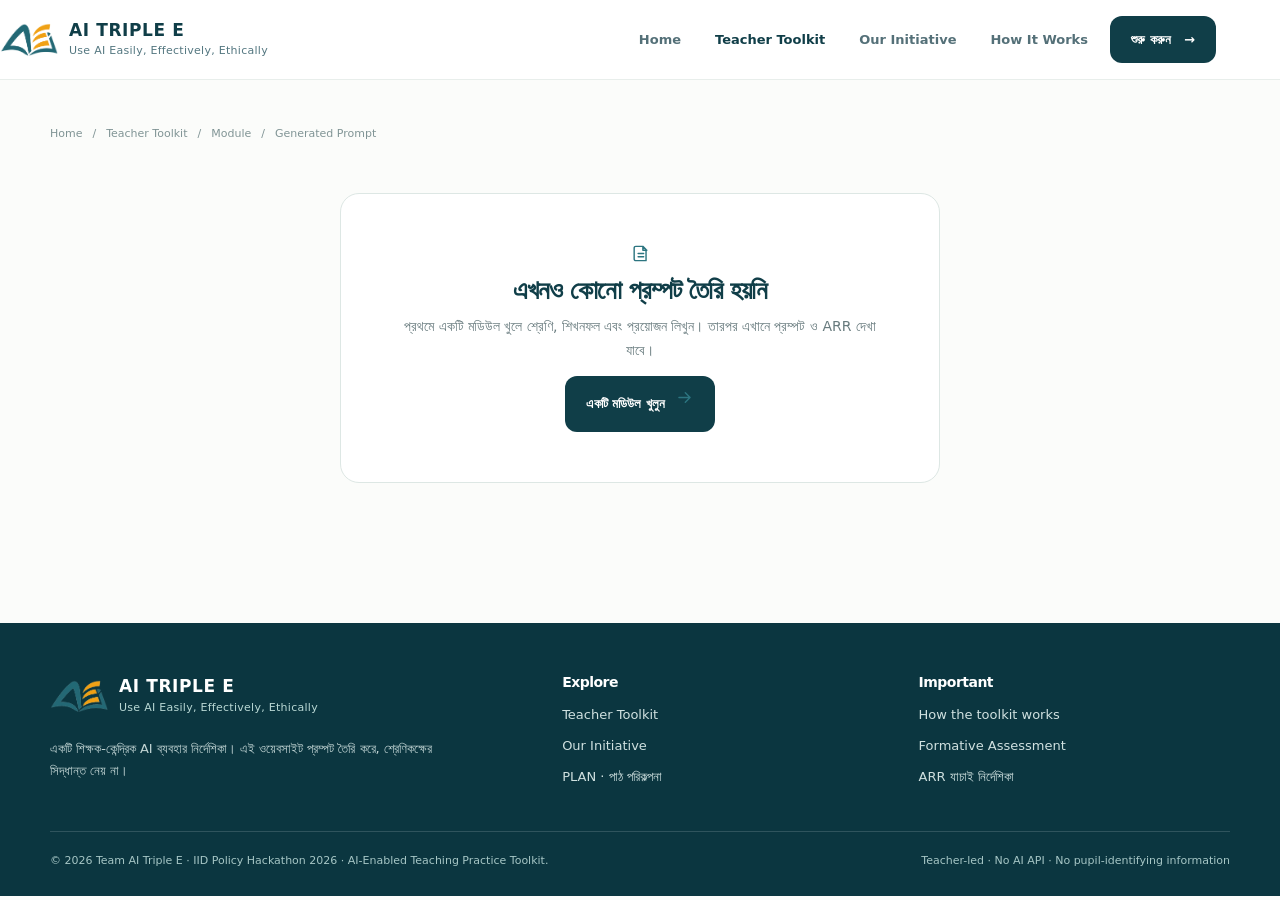
<file: result.html>
<!DOCTYPE html>

<html lang="bn"><head><meta charset="utf-8"/><meta content="width=device-width, initial-scale=1" name="viewport"/><meta content="#103e48" name="theme-color"/><meta content="AI Triple E: a teacher-led prompt toolkit for Bangladesh primary classrooms." name="description"/><title>Your Prompt &amp; ARR | AI Triple E</title><link href="assets/img/logo-mark.png" rel="icon" type="image/png"/><link href="assets/css/site.css" rel="stylesheet"/></head><body><a class="skip" href="#main">মূল অংশে যান</a><header class="site-header"><div class="wrap--wide header-inner"><a aria-label="AI Triple E homepage" class="brand" href="index.html"><img alt="" class="brand-mark" src="assets/img/logo-mark.png"/><span class="brand-words"><strong>AI TRIPLE E</strong><small>Use AI Easily, Effectively, Ethically</small></span></a><nav aria-label="Main navigation" class="main-nav" id="main-nav"><a href="index.html">Home</a><a aria-current="page" href="toolkit.html">Teacher Toolkit</a><a href="initiative.html">Our Initiative</a><a href="toolkit.html#how">How It Works</a></nav><div class="header-actions"><a class="nav-btn" href="toolkit.html">শুরু করুন   →</a><button aria-controls="main-nav" aria-expanded="false" aria-label="Open menu" class="menu-btn" id="menu-toggle"></button></div></div></header><main id="main"><div class="wrap result-shell"><div class="breadcrumb"><a href="index.html">Home</a><span>/</span><a href="toolkit.html">Teacher Toolkit</a><span>/</span><a href="plan.html" id="result-module-back">Module</a><span>/</span> Generated Prompt</div><div id="result-content"><div class="result-top"><div><div class="eyebrow">STEP 03 · PROMPT + TEACHER REVIEW</div><h1>আপনার AI প্রম্পট প্রস্তুত</h1><p>প্রম্পটটি সম্পাদনা করে কপি করুন। অন্য AI টুলে ফলাফল পাওয়ার পরে ARR দিয়ে যাচাই করুন।</p></div><a class="btn btn--outline" href="plan.html" id="edit-inputs"><span data-icon="back"></span> তথ্য পরিবর্তন করুন</a></div><div class="result-grid"><section class="result-card"><div class="result-card-head"><h2>আপনার বাংলা RCTC প্রম্পট</h2></div><div class="result-card-body"><div style="display:flex;gap:8px;align-items:center;margin-bottom:16px;color:#738f93;font-size:12px"><span data-icon="info"></span> টুলকিটের মূল নির্দেশনা বজায় আছে; আপনার ঐচ্ছিক অনুরোধ যোগ হতে পারে।</div><label for="prompt-editor" style="display:block;margin-bottom:8px;color:#486c73;font-weight:800;font-size:12px">প্রম্পট সম্পাদনা করুন</label><textarea class="prompt-textarea" id="prompt-editor" spellcheck="false"></textarea><div class="result-actions"><button class="btn btn--primary" id="copy-btn" type="button"><span data-icon="copy"></span> প্রম্পট কপি করুন</button><button class="btn btn--outline" id="download-btn" type="button"><span data-icon="download"></span> TXT সংরক্ষণ</button></div><p class="status-message" id="copy-status" role="status"></p><div class="info-panel" style="margin-top:17px;padding:16px"><span data-icon="external"></span><div><h3>এবার কী করবেন?</h3><p>এটি কপি করে আপনার পছন্দের AI টুলে পেস্ট করুন। পাওয়া উত্তর যাচাই ছাড়া শ্রেণিকক্ষে ব্যবহার করবেন না।</p></div></div></div></section><section class="result-card" id="arr-panel"><div class="result-card-head"><h2>ARR দিয়ে যাচাই</h2><span class="pill">শিক্ষকের সিদ্ধান্ত</span></div><div class="result-card-body"><div class="review-lede"><span data-icon="shield"></span><p><strong style="color:#295a60">Accept · Revise · Reject</strong><br/>AI-এর তৈরি বিষয়বস্তুর মান ও উপযোগিতা শিক্ষক নিজে যাচাই করবেন।</p></div><div style="font-size:12px;color:#607f82;font-weight:800;margin-bottom:6px">শ্রেণিকক্ষের আগে যাচাই করুন</div><div id="arr-checks"><label class="review-check"><input type="checkbox"/><span>শিক্ষাক্রম ও শিখনফল: কাজটি বর্তমান পাঠ ও নির্দিষ্ট শিখনফলের সঙ্গে মিলেছে?</span></label><label class="review-check"><input type="checkbox"/><span>সঠিকতা ও ভাষা: তথ্য, বানান, শব্দার্থ, উদাহরণ ও সম্ভাব্য উত্তর সঠিক?</span></label><label class="review-check"><input type="checkbox"/><span>বয়স ও অন্তর্ভুক্তি: বয়সোপযোগী, ভিন্ন সক্ষমতার শিশুদের উপযোগী ও বৈষম্যমুক্ত?</span></label><label class="review-check"><input type="checkbox"/><span>শিক্ষণ-পদ্ধতি: শিশুরা সত্যিই পড়বে, চিন্তা করবে বা আলোচনা করবে?</span></label><label class="review-check"><input type="checkbox"/><span>বাস্তবায়নযোগ্যতা: সময়, শিক্ষার্থী সংখ্যা, উপকরণ ও শ্রেণি-ব্যবস্থাপনায় সম্ভব?</span></label><label class="review-check"><input type="checkbox"/><span>নিরাপত্তা ও গোপনীয়তা: কোনো ব্যক্তিগত ছাত্রতথ্য বা ক্ষতিকর বিষয় আছে?</span></label></div><div style="font-size:12px;font-weight:800;color:#4e7177;margin-top:22px">শিক্ষকের সিদ্ধান্ত</div><div aria-label="ARR decision" class="decision-row" role="group"><button class="decision" data-decision="accept" type="button">Accept</button><button class="decision" data-decision="revise" type="button">Revise</button><button class="decision" data-decision="reject" type="button">Reject</button></div><div class="decision-help" id="decision-help">AI-এর উত্তর যাচাই করার পর আপনার সিদ্ধান্ত নির্বাচন করুন।</div><label for="review-notes" style="font-size:11px;color:#4d7377;display:block;margin-top:19px;font-weight:800">নোট (ঐচ্ছিক)</label><textarea class="review-note" id="review-notes" placeholder="কী বদলাতে হবে বা কী নিশ্চিত করেছেন?"></textarea><p class="small muted" style="font-size:11px;margin:10px 0 0">চেকলিস্ট পূরণ করলে AI-এর উত্তর স্বয়ংক্রিয়ভাবে অনুমোদিত হয় না।</p><div class="review-followup"><button class="btn btn--outline btn--sm" id="copy-revision" type="button" disabled>সংশোধনের নির্দেশনা কপি করুন</button><p class="hint" id="revision-status" role="status">সংশোধন প্রয়োজন হলে Revise নির্বাচন করে নির্দেশনা কপি করুন। এটি স্বয়ংক্রিয় মূল্যায়ন নয়।</p></div></div></section></div></div><section class="empty-state" hidden="" id="result-empty"><span data-icon="file"></span><h1>এখনও কোনো প্রম্পট তৈরি হয়নি</h1><p>প্রথমে একটি মডিউল খুলে শ্রেণি, শিখনফল এবং প্রয়োজন লিখুন। তারপর এখানে প্রম্পট ও ARR দেখা যাবে।</p><a class="btn btn--primary" href="plan.html">একটি মডিউল খুলুন <span data-icon="arrow"></span></a></section></div></main><footer class="footer"><div class="wrap footer-main"><div><div class="brand" style="margin-bottom:20px"><img alt="" class="brand-mark" src="assets/img/logo-mark.png"/><div class="brand-words"><strong style="color:#fff">AI TRIPLE E</strong><small style="color:#b9d8d4">Use AI Easily, Effectively, Ethically</small></div></div><p>একটি শিক্ষক-কেন্দ্রিক AI ব্যবহার নির্দেশিকা। এই ওয়েবসাইট প্রম্পট তৈরি করে, শ্রেণিকক্ষের সিদ্ধান্ত নেয় না।</p></div><div><h3>Explore</h3><a href="toolkit.html">Teacher Toolkit</a><a href="initiative.html">Our Initiative</a><a href="plan.html">PLAN · পাঠ পরিকল্পনা</a></div><div><h3>Important</h3><a href="toolkit.html#how">How the toolkit works</a><a href="assess.html">Formative Assessment</a><a href="arr.html">ARR যাচাই নির্দেশিকা</a></div></div><div class="wrap footer-bottom"><span>© <span data-current-year="">2026</span> Team AI Triple E · IID Policy Hackathon 2026 · AI-Enabled Teaching Practice Toolkit.</span><span>Teacher-led · No AI API · No pupil-identifying information</span></div></footer><script defer="" src="assets/js/data.js"></script><script defer="" src="assets/js/ui.js"></script><script defer="" src="assets/js/result.js"></script></body></html>
</file>
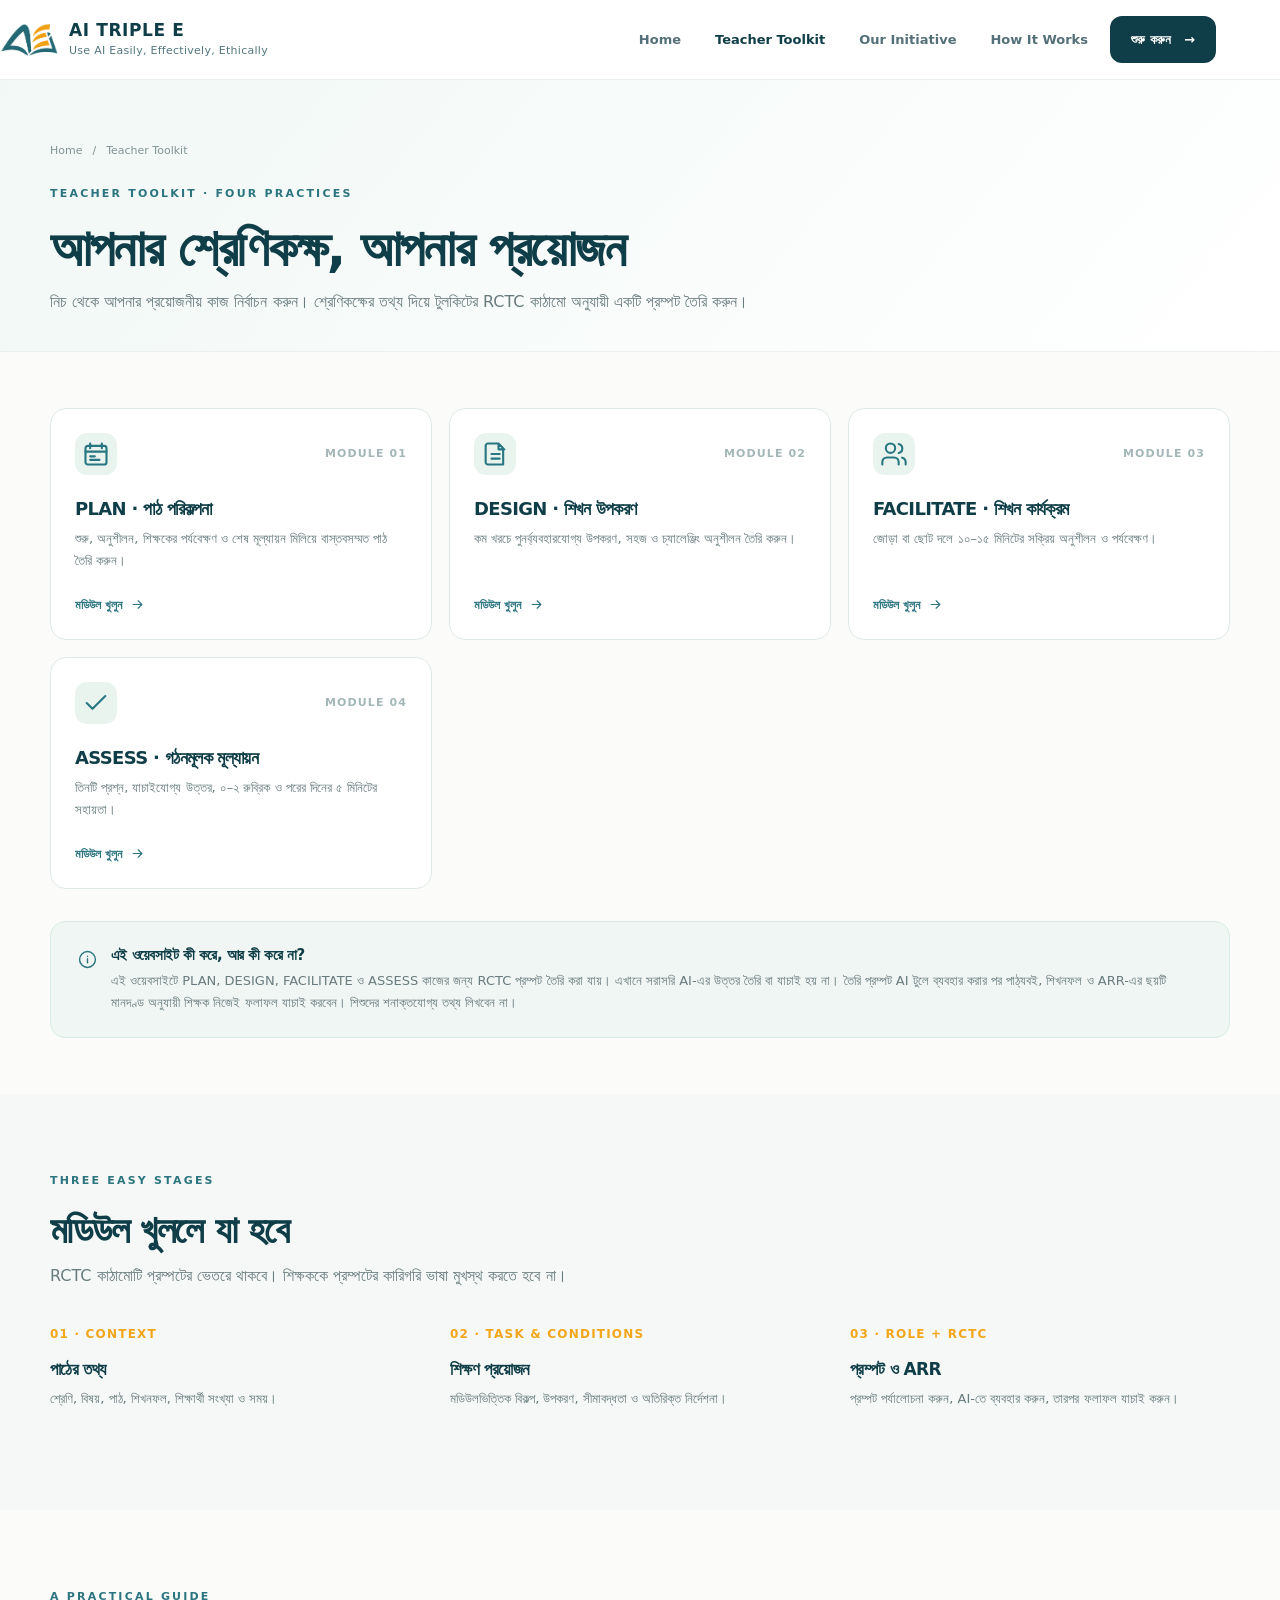
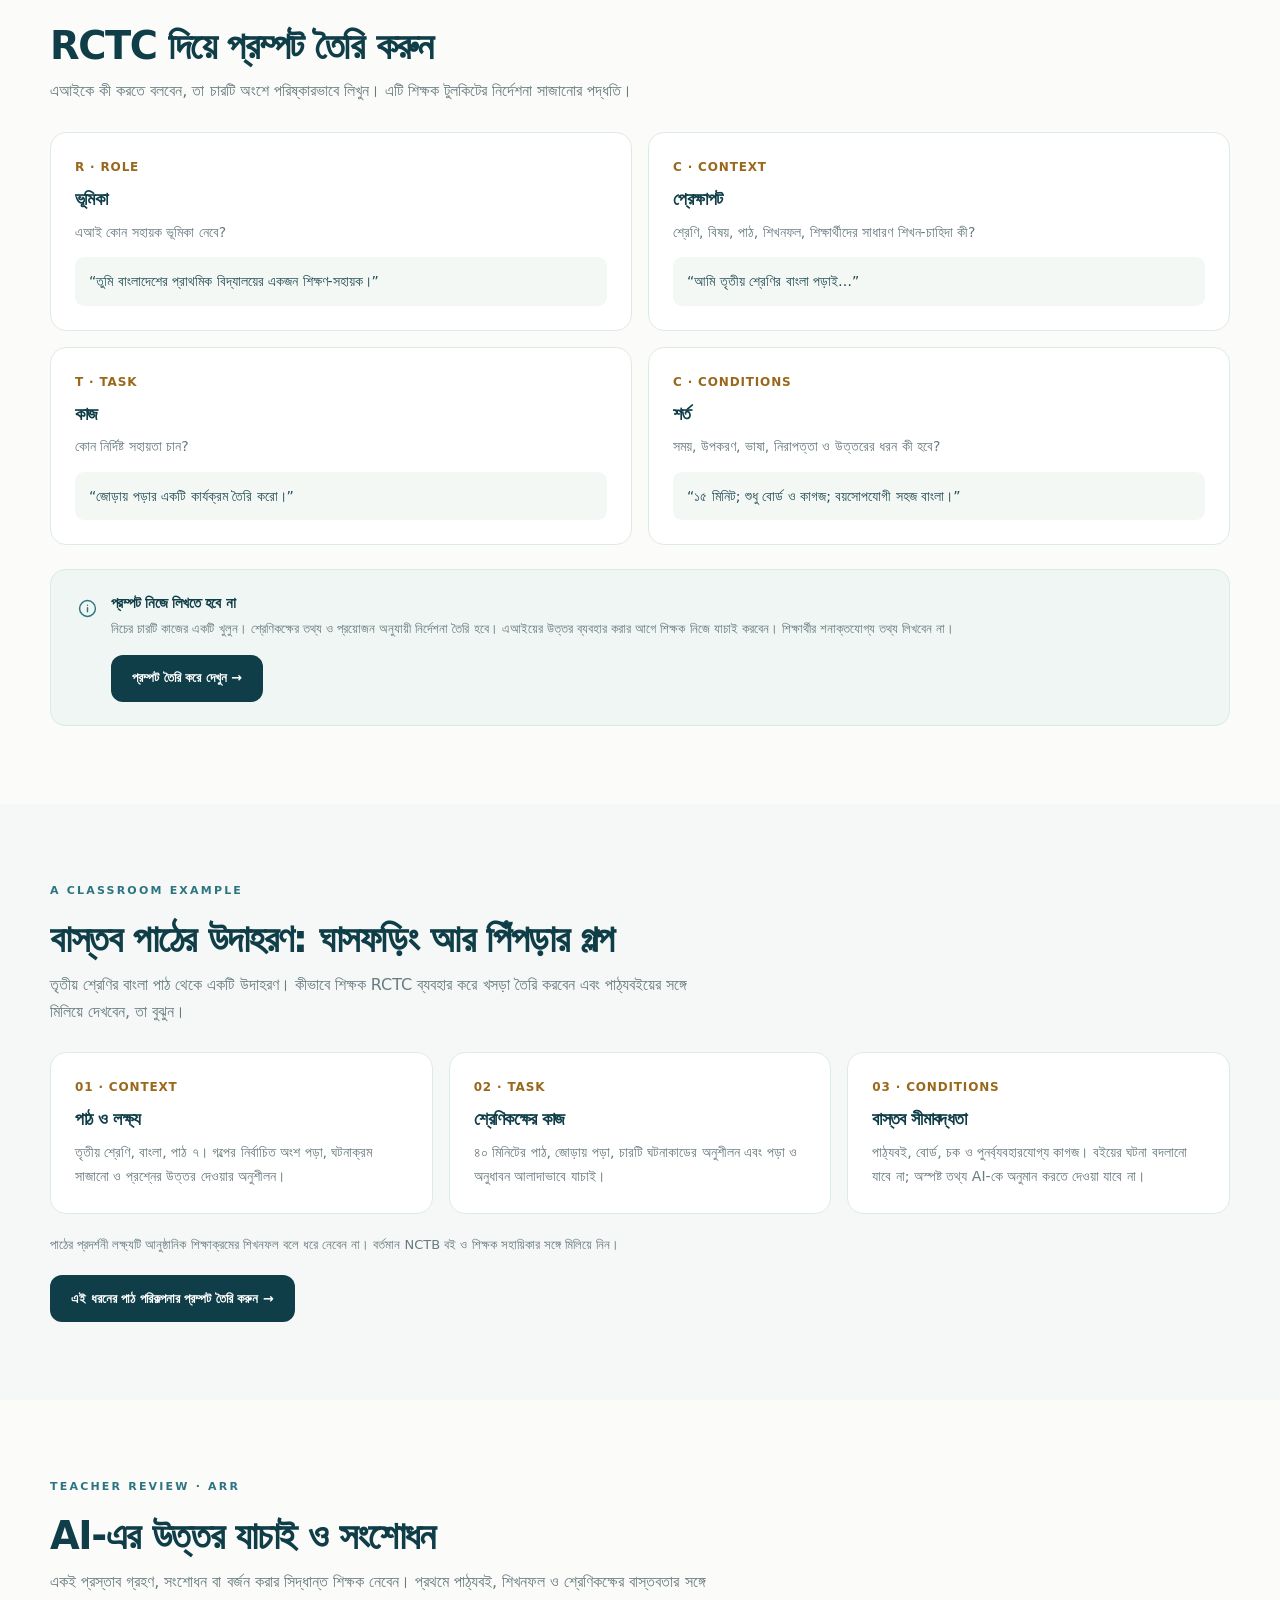
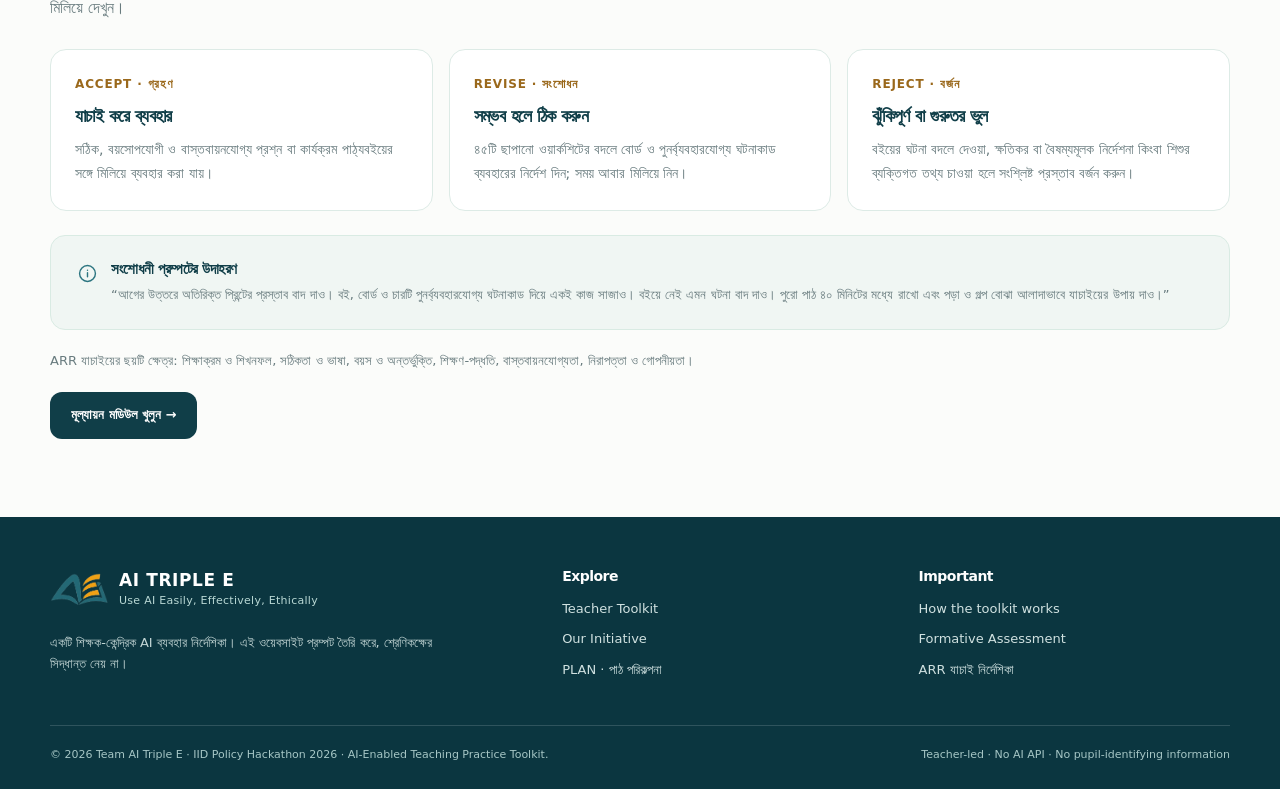
<file: toolkit.html>
<!doctype html><html lang="bn"><head><meta charset="utf-8"><meta name="viewport" content="width=device-width, initial-scale=1"><meta name="theme-color" content="#103e48"><meta name="description" content="AI Triple E: a teacher-led prompt toolkit for Bangladesh primary classrooms."><title>Teacher Toolkit | AI Triple E</title><link rel="icon" type="image/png" href="assets/img/logo-mark.png"><link rel="stylesheet" href="assets/css/site.css"></head><body><a href="#main" class="skip">মূল অংশে যান</a><header class="site-header"><div class="wrap--wide header-inner"><a href="index.html" class="brand" aria-label="AI Triple E homepage"><img src="assets/img/logo-mark.png" class="brand-mark" alt=""><span class="brand-words"><strong>AI TRIPLE E</strong><small>Use AI Easily, Effectively, Ethically</small></span></a><nav class="main-nav" id="main-nav" aria-label="Main navigation"><a href="index.html" >Home</a><a href="toolkit.html" aria-current="page">Teacher Toolkit</a><a href="initiative.html" >Our Initiative</a><a href="toolkit.html#how">How It Works</a></nav><div class="header-actions"><a class="nav-btn" href="toolkit.html">শুরু করুন &nbsp; →</a><button id="menu-toggle" class="menu-btn" aria-label="Open menu" aria-expanded="false" aria-controls="main-nav"></button></div></div></header><main id="main"><section class="page-head"><div class="wrap"><div class="breadcrumb"><a href="index.html">Home</a> <span>/</span> Teacher Toolkit</div><div class="eyebrow" style="margin-top:25px">TEACHER TOOLKIT · FOUR PRACTICES</div><h1>আপনার শ্রেণিকক্ষ, আপনার প্রয়োজন</h1><p>নিচ থেকে আপনার প্রয়োজনীয় কাজ নির্বাচন করুন। শ্রেণিকক্ষের তথ্য দিয়ে টুলকিটের RCTC কাঠামো অনুযায়ী একটি প্রম্পট তৈরি করুন।</p></div></section><section class="section section--tight"><div class="wrap"><div id="module-grid" class="modules-grid"></div><div style="margin-top:32px" class="info-panel"><span data-icon="info"></span><div><h3>এই ওয়েবসাইট কী করে, আর কী করে না?</h3><p>এই ওয়েবসাইটে PLAN, DESIGN, FACILITATE ও ASSESS কাজের জন্য RCTC প্রম্পট তৈরি করা যায়। এখানে সরাসরি AI-এর উত্তর তৈরি বা যাচাই হয় না। তৈরি প্রম্পট AI টুলে ব্যবহার করার পর পাঠ্যবই, শিখনফল ও ARR-এর ছয়টি মানদণ্ড অনুযায়ী শিক্ষক নিজেই ফলাফল যাচাই করবেন। শিশুদের শনাক্তযোগ্য তথ্য লিখবেন না।</p></div></div></div></section><section class="section surface-soft" id="how"><div class="wrap"><div class="section-head"><div><div class="eyebrow">THREE EASY STAGES</div><h2>মডিউল খুললে যা হবে</h2><p>RCTC কাঠামোটি প্রম্পটের ভেতরে থাকবে। শিক্ষককে প্রম্পটের কারিগরি ভাষা মুখস্থ করতে হবে না।</p></div></div><div class="how-grid" style="grid-template-columns:repeat(3,1fr)"><div class="how-step"><span>01 · CONTEXT</span><h3>পাঠের তথ্য</h3><p>শ্রেণি, বিষয়, পাঠ, শিখনফল, শিক্ষার্থী সংখ্যা ও সময়।</p></div><div class="how-step"><span>02 · TASK & CONDITIONS</span><h3>শিক্ষণ প্রয়োজন</h3><p>মডিউলভিত্তিক বিকল্প, উপকরণ, সীমাবদ্ধতা ও অতিরিক্ত নির্দেশনা।</p></div><div class="how-step"><span>03 · ROLE + RCTC</span><h3>প্রম্পট ও ARR</h3><p>প্রম্পট পর্যালোচনা করুন, AI-তে ব্যবহার করুন, তারপর ফলাফল যাচাই করুন।</p></div></div></div></section>
<!-- Teaching guidance belongs to the main toolkit, not to a separate QR microsite. -->
<section class="section teacher-guidance" id="rctc" aria-labelledby="rctc-heading">
  <div class="wrap">
    <div class="section-head"><div>
      <div class="eyebrow">A PRACTICAL GUIDE</div>
      <h2 id="rctc-heading">RCTC দিয়ে প্রম্পট তৈরি করুন</h2>
      <p>এআইকে কী করতে বলবেন, তা চারটি অংশে পরিষ্কারভাবে লিখুন। এটি শিক্ষক টুলকিটের নির্দেশনা সাজানোর পদ্ধতি।</p>
    </div></div>
    <div class="teaching-guide-grid">
      <div class="teaching-guide-card"><span>R · ROLE</span><h3>ভূমিকা</h3><p>এআই কোন সহায়ক ভূমিকা নেবে?</p><p class="guide-example">“তুমি বাংলাদেশের প্রাথমিক বিদ্যালয়ের একজন শিক্ষণ-সহায়ক।”</p></div>
      <div class="teaching-guide-card"><span>C · CONTEXT</span><h3>প্রেক্ষাপট</h3><p>শ্রেণি, বিষয়, পাঠ, শিখনফল, শিক্ষার্থীদের সাধারণ শিখন-চাহিদা কী?</p><p class="guide-example">“আমি তৃতীয় শ্রেণির বাংলা পড়াই…”</p></div>
      <div class="teaching-guide-card"><span>T · TASK</span><h3>কাজ</h3><p>কোন নির্দিষ্ট সহায়তা চান?</p><p class="guide-example">“জোড়ায় পড়ার একটি কার্যক্রম তৈরি করো।”</p></div>
      <div class="teaching-guide-card"><span>C · CONDITIONS</span><h3>শর্ত</h3><p>সময়, উপকরণ, ভাষা, নিরাপত্তা ও উত্তরের ধরন কী হবে?</p><p class="guide-example">“১৫ মিনিট; শুধু বোর্ড ও কাগজ; বয়সোপযোগী সহজ বাংলা।”</p></div>
    </div>
    <div class="info-panel" style="margin-top:24px"><span data-icon="info"></span><div>
      <h3>প্রম্পট নিজে লিখতে হবে না</h3>
      <p>নিচের চারটি কাজের একটি খুলুন। শ্রেণিকক্ষের তথ্য ও প্রয়োজন অনুযায়ী নির্দেশনা তৈরি হবে। এআইয়ের উত্তর ব্যবহার করার আগে শিক্ষক নিজে যাচাই করবেন। শিক্ষার্থীর শনাক্তযোগ্য তথ্য লিখবেন না।</p>
      <p style="margin-top:14px"><a class="btn btn--primary" href="plan.html">প্রম্পট তৈরি করে দেখুন →</a></p>
    </div></div>
  </div>
</section>
<section class="section surface-soft teacher-guidance" id="worked-example" aria-labelledby="example-heading">
  <div class="wrap">
    <div class="section-head"><div>
      <div class="eyebrow">A CLASSROOM EXAMPLE</div>
      <h2 id="example-heading">বাস্তব পাঠের উদাহরণ: ঘাসফড়িং আর পিঁপড়ার গল্প</h2>
      <p>তৃতীয় শ্রেণির বাংলা পাঠ থেকে একটি উদাহরণ। কীভাবে শিক্ষক RCTC ব্যবহার করে খসড়া তৈরি করবেন এবং পাঠ্যবইয়ের সঙ্গে মিলিয়ে দেখবেন, তা বুঝুন।</p>
    </div></div>
    <div class="teaching-guide-grid teaching-guide-grid--three">
      <div class="teaching-guide-card"><span>01 · CONTEXT</span><h3>পাঠ ও লক্ষ্য</h3><p>তৃতীয় শ্রেণি, বাংলা, পাঠ ৭। গল্পের নির্বাচিত অংশ পড়া, ঘটনাক্রম সাজানো ও প্রশ্নের উত্তর দেওয়ার অনুশীলন।</p></div>
      <div class="teaching-guide-card"><span>02 · TASK</span><h3>শ্রেণিকক্ষের কাজ</h3><p>৪০ মিনিটের পাঠ, জোড়ায় পড়া, চারটি ঘটনাকাডের অনুশীলন এবং পড়া ও অনুধাবন আলাদাভাবে যাচাই।</p></div>
      <div class="teaching-guide-card"><span>03 · CONDITIONS</span><h3>বাস্তব সীমাবদ্ধতা</h3><p>পাঠ্যবই, বোর্ড, চক ও পুনর্ব্যবহারযোগ্য কাগজ। বইয়ের ঘটনা বদলানো যাবে না; অস্পষ্ট তথ্য AI-কে অনুমান করতে দেওয়া যাবে না।</p></div>
    </div>
    <p class="teacher-guide-footnote">পাঠের প্রদর্শনী লক্ষ্যটি আনুষ্ঠানিক শিক্ষাক্রমের শিখনফল বলে ধরে নেবেন না। বর্তমান NCTB বই ও শিক্ষক সহায়িকার সঙ্গে মিলিয়ে নিন।</p>
    <a class="btn btn--primary" href="plan.html">এই ধরনের পাঠ পরিকল্পনার প্রম্পট তৈরি করুন →</a>
  </div>
</section>
<section class="section teacher-guidance" id="arr-revision" aria-labelledby="arr-revision-heading">
  <div class="wrap">
    <div class="section-head"><div>
      <div class="eyebrow">TEACHER REVIEW · ARR</div>
      <h2 id="arr-revision-heading">AI-এর উত্তর যাচাই ও সংশোধন</h2>
      <p>একই প্রস্তাব গ্রহণ, সংশোধন বা বর্জন করার সিদ্ধান্ত শিক্ষক নেবেন। প্রথমে পাঠ্যবই, শিখনফল ও শ্রেণিকক্ষের বাস্তবতার সঙ্গে মিলিয়ে দেখুন।</p>
    </div></div>
    <div class="teaching-guide-grid teaching-guide-grid--three">
      <div class="teaching-guide-card"><span>ACCEPT · গ্রহণ</span><h3>যাচাই করে ব্যবহার</h3><p>সঠিক, বয়সোপযোগী ও বাস্তবায়নযোগ্য প্রশ্ন বা কার্যক্রম পাঠ্যবইয়ের সঙ্গে মিলিয়ে ব্যবহার করা যায়।</p></div>
      <div class="teaching-guide-card"><span>REVISE · সংশোধন</span><h3>সম্ভব হলে ঠিক করুন</h3><p>৪৫টি ছাপানো ওয়ার্কশিটের বদলে বোর্ড ও পুনর্ব্যবহারযোগ্য ঘটনাকাড ব্যবহারের নির্দেশ দিন; সময় আবার মিলিয়ে নিন।</p></div>
      <div class="teaching-guide-card"><span>REJECT · বর্জন</span><h3>ঝুঁকিপূর্ণ বা গুরুতর ভুল</h3><p>বইয়ের ঘটনা বদলে দেওয়া, ক্ষতিকর বা বৈষম্যমূলক নির্দেশনা কিংবা শিশুর ব্যক্তিগত তথ্য চাওয়া হলে সংশ্লিষ্ট প্রস্তাব বর্জন করুন।</p></div>
    </div>
    <div class="info-panel" style="margin-top:24px"><span data-icon="info"></span><div>
      <h3>সংশোধনী প্রম্পটের উদাহরণ</h3>
      <p>“আগের উত্তরে অতিরিক্ত প্রিন্টের প্রস্তাব বাদ দাও। বই, বোর্ড ও চারটি পুনর্ব্যবহারযোগ্য ঘটনাকাড দিয়ে একই কাজ সাজাও। বইয়ে নেই এমন ঘটনা বাদ দাও। পুরো পাঠ ৪০ মিনিটের মধ্যে রাখো এবং পড়া ও গল্প বোঝা আলাদাভাবে যাচাইয়ের উপায় দাও।”</p>
    </div></div>
    <p class="teacher-guide-footnote">ARR যাচাইয়ের ছয়টি ক্ষেত্র: শিক্ষাক্রম ও শিখনফল, সঠিকতা ও ভাষা, বয়স ও অন্তর্ভুক্তি, শিক্ষণ-পদ্ধতি, বাস্তবায়নযোগ্যতা, নিরাপত্তা ও গোপনীয়তা।</p>
    <a class="btn btn--primary" href="assess.html">মূল্যায়ন মডিউল খুলুন →</a>
  </div>
</section>
</main><footer class="footer"><div class="wrap footer-main"><div><div class="brand" style="margin-bottom:20px"><img src="assets/img/logo-mark.png" alt="" class="brand-mark"/><div class="brand-words"><strong style="color:#fff">AI TRIPLE E</strong><small style="color:#b9d8d4">Use AI Easily, Effectively, Ethically</small></div></div><p>একটি শিক্ষক-কেন্দ্রিক AI ব্যবহার নির্দেশিকা। এই ওয়েবসাইট প্রম্পট তৈরি করে, শ্রেণিকক্ষের সিদ্ধান্ত নেয় না।</p></div><div><h3>Explore</h3><a href="toolkit.html">Teacher Toolkit</a><a href="initiative.html">Our Initiative</a><a href="plan.html">PLAN · পাঠ পরিকল্পনা</a></div><div><h3>Important</h3><a href="toolkit.html#how">How the toolkit works</a><a href="assess.html">Formative Assessment</a><a href="arr.html">ARR যাচাই নির্দেশিকা</a></div></div><div class="wrap footer-bottom"><span>© <span data-current-year>2026</span> Team AI Triple E · IID Policy Hackathon 2026 · AI-Enabled Teaching Practice Toolkit.</span><span>Teacher-led · No AI API · No pupil-identifying information</span></div></footer><script src="assets/js/data.js" defer></script><script src="assets/js/ui.js" defer></script></body></html>
</file>
<file: assets/css/site.css>
:root{--ink:#103e48;--ink2:#164d57;--teal:#2c7580;--teal2:#eaf4f2;--orange:#f3a61a;--orange2:#fff4de;--paper:#fbfcfa;--white:#fff;--muted:#687b7e;--line:#dde7e4;--line2:#c7dad4;--soft:#f3f7f5;--shadow:0 18px 60px rgba(15,55,60,.075);--radius:18px;--navh:80px}
*,*:before,*:after{box-sizing:border-box}html{scroll-behavior:smooth}body{margin:0;background:var(--paper);color:#183b43;font:16px/1.67 Inter,"Noto Sans Bengali",system-ui,-apple-system,BlinkMacSystemFont,"Segoe UI",sans-serif;-webkit-font-smoothing:antialiased}button,input,textarea,select{font:inherit}a{color:inherit;text-decoration:none}button{cursor:pointer}img{display:block;max-width:100%}svg{display:block}h1,h2,h3,h4,p{margin-top:0}h1,h2,h3{color:var(--ink);letter-spacing:-.037em}h1{font-size:clamp(2.3rem,4.65vw,4.55rem);line-height:1.12}h2{font-size:clamp(1.65rem,3vw,2.7rem);line-height:1.22}h3{font-size:1.2rem;line-height:1.36}p{color:var(--muted)}ul{padding-left:1.3em}.wrap{width:min(1180px,calc(100% - 64px));margin:auto}.wrap--wide{width:min(1250px,calc(100% - 64px))}.eyebrow{font-size:11px;letter-spacing:.2em;font-weight:800;text-transform:uppercase;color:var(--teal);margin-bottom:16px}.eyebrow--white{color:#b9d8d6}.section{padding:78px 0}.section--tight{padding:56px 0}.section-head{display:flex;align-items:end;justify-content:space-between;gap:22px;margin-bottom:27px}.section-head h2{margin-bottom:9px}.section-head p{margin-bottom:0;max-width:670px}.small{font-size:13px}.muted{color:var(--muted)}.top-caption{font-size:12px;letter-spacing:.06em}.accent{color:var(--teal)}.orange{color:var(--orange)}.lead{font-size:18px;line-height:1.8;max-width:640px}.skip{position:absolute;left:-9999px;top:8px;z-index:9999;background:#fff;padding:12px}.skip:focus{left:12px}
.site-header{height:var(--navh);background:#fff;border-bottom:1px solid #e8eeeb;position:sticky;top:0;z-index:70}.header-inner{display:flex;align-items:center;justify-content:space-between;height:100%;gap:22px}.brand{display:flex;align-items:center;gap:11px;min-width:0}.brand-mark{width:58px;height:45px;object-fit:contain}.brand-words{line-height:1.16}.brand-words strong{display:block;font-size:17px;letter-spacing:.035em;color:var(--ink);font-weight:850}.brand-words small{display:block;font-size:11px;letter-spacing:.025em;color:#547780;margin-top:5px}.main-nav{display:flex;align-items:center;gap:34px;margin-left:auto}.main-nav a{font-size:13px;color:#547078;font-weight:650;transition:color .2s}.main-nav a:hover,.main-nav a[aria-current="page"]{color:var(--ink)}.header-actions{display:flex;gap:10px;align-items:center}.nav-btn,.btn{border:1px solid transparent;border-radius:12px;display:inline-flex;align-items:center;justify-content:center;gap:10px;min-height:47px;padding:11px 20px;font-weight:730;font-size:13px;white-space:nowrap;transition:background .18s,border-color .18s,transform .18s,color .18s}.nav-btn:hover,.btn:hover{transform:translateY(-1px)}.nav-btn{background:var(--ink);color:#fff}.nav-btn:hover,.btn--primary:hover{background:#245966}.btn--primary{background:var(--ink);color:#fff}.btn--outline{background:#fff;border-color:#b7cfca;color:var(--ink)}.btn--outline:hover{background:#f5faf7;border-color:#8db6b0}.btn--soft{background:var(--soft);color:var(--ink);border-color:var(--line)}.btn--quiet{background:transparent;color:var(--ink);border-color:transparent}.btn--orange{background:var(--orange);color:#163d43}.btn--orange:hover{background:#efb23c}.btn--block{width:100%}.btn--sm{min-height:39px;padding:9px 14px}.btn:disabled{opacity:.46;cursor:not-allowed;transform:none}.menu-btn{display:none;min-height:44px;min-width:44px;background:#fff;border:1px solid var(--line);border-radius:10px;color:var(--ink);padding:8px}.icon{width:19px;height:19px;flex:none;stroke:currentColor;stroke-width:1.8;fill:none;stroke-linecap:round;stroke-linejoin:round;display:inline-block;vertical-align:middle}.icon--lg{width:28px;height:28px}.icon--xl{width:34px;height:34px}.icon--sm{width:15px;height:15px}.pill{display:inline-flex;align-items:center;gap:8px;border:1px solid var(--line);border-radius:100px;padding:7px 12px;color:#4c7277;font-size:11px;font-weight:700;background:rgba(255,255,255,.92)}.label-caps{font-size:11px;font-weight:800;letter-spacing:.13em;text-transform:uppercase;color:#607b7f}
.home-hero{padding:88px 0 72px;background:radial-gradient(ellipse at 7% 5%,#edf6f2 0,transparent 48%),linear-gradient(115deg,#fbfcfb 58%,#f6f8f1);border-bottom:1px solid var(--line);overflow:hidden}.hero-grid{display:grid;grid-template-columns:1.04fr .96fr;gap:70px;align-items:center}.hero-eyebrow{display:inline-flex;align-items:center;gap:10px;background:#e9f3ef;color:#246c71;border:1px solid #d9e9e2;border-radius:50px;padding:9px 14px;font-size:11px;font-weight:800;letter-spacing:.13em;text-transform:uppercase;margin-bottom:25px}.hero-eyebrow .spark{width:6px;height:6px;border-radius:50%;background:var(--orange)}.hero-copy h1{margin-bottom:22px}.hero-copy h1 span{color:var(--teal)}.hero-copy p{max-width:570px;margin-bottom:28px}.hero-cta{display:flex;flex-wrap:wrap;gap:12px;align-items:center}.hero-support{display:flex;align-items:center;gap:14px;flex-wrap:wrap;margin-top:27px}.hero-support span{font-size:12px;color:#638084}.hero-support b{color:#24545b}.hero-visual{position:relative;max-width:520px;width:100%;margin-inline:auto}.visual-halo{position:absolute;width:540px;height:540px;border-radius:50%;background:linear-gradient(155deg,#dcebe3,#fff7e8);top:-60px;left:15px;filter:blur(5px);opacity:.75}.workbench{position:relative;background:#fff;border:1px solid #dce8e2;border-radius:23px;box-shadow:0 30px 75px rgba(11,62,67,.14);padding:26px;transform:rotate(0deg)}.workbench-head{display:flex;align-items:center;gap:13px;padding-bottom:20px;border-bottom:1px solid var(--line)}.workbench-icon{width:46px;height:46px;border-radius:13px;background:#eaf4ef;display:flex;align-items:center;justify-content:center;color:var(--teal)}.workbench-head strong{font-size:16px;color:var(--ink);line-height:1.3}.workbench-head small{display:block;color:#809395;font-size:11px;margin-top:3px}.workbench-steps{display:grid;grid-template-columns:repeat(3,1fr);gap:7px;padding:20px 0}.workbench-step{font-size:10px;font-weight:750;color:#92a2a2;display:flex;align-items:center;gap:6px}.workbench-step .round{border-radius:50%;width:22px;height:22px;background:#eaf0ec;display:inline-flex;align-items:center;justify-content:center;color:#718a8c}.workbench-step.is-active{color:var(--ink)}.workbench-step.is-active .round{background:var(--teal);color:#fff}.demo-field{margin-bottom:13px}.demo-label{height:8px;width:88px;background:#a4b8b6;border-radius:30px;margin-bottom:8px}.demo-control{border:1px solid #dce9e5;border-radius:9px;padding:11px 13px;font-size:12px;color:#3c6169;background:#fbfdfb;display:flex;justify-content:space-between;align-items:center}.demo-field.split{display:grid;grid-template-columns:1fr 1fr;gap:12px}.demo-field.split .demo-label{width:60px}.workbench-btn{margin-top:17px;background:#0f4851;color:white;padding:13px;border-radius:9px;display:flex;align-items:center;justify-content:center;gap:9px;font-size:12px;font-weight:800}.float-tag{position:absolute;right:-23px;bottom:56px;background:#fff;border:1px solid #e5ede9;border-radius:12px;padding:13px 15px;box-shadow:0 12px 30px rgba(12,60,62,.12);display:flex;align-items:center;gap:9px;color:#245962;font-size:12px;font-weight:800}.float-tag svg{color:#2c8b7b}.mini-rule{margin-top:18px;height:1px;background:var(--line)}
.path-section{background:#fff}.path-grid{display:grid;grid-template-columns:1fr 1fr;gap:22px}.path-card{position:relative;background:#f7faf9;border:1px solid #e3ebe8;border-radius:20px;padding:34px;min-height:285px;overflow:hidden;transition:transform .2s,box-shadow .2s}.path-card:hover{transform:translateY(-3px);box-shadow:var(--shadow)}.path-card--amber{background:#fff9ef;border-color:#f2e7d4}.path-card .path-icon{width:52px;height:52px;border-radius:15px;background:#e1f0eb;color:#2d7881;display:grid;place-items:center;margin-bottom:22px}.path-card--amber .path-icon{background:#ffebc0;color:#ad6c16}.path-card h3{font-size:23px;margin:0 0 10px}.path-card p{font-size:14px;max-width:420px;margin-bottom:24px}.arrow-link{display:inline-flex;align-items:center;gap:10px;color:var(--ink);font-weight:800;font-size:13px}.path-card--amber .arrow-link{color:#986117}.path-counter{position:absolute;top:28px;right:32px;font-weight:800;font-size:12px;letter-spacing:.1em;opacity:.45}.modules-grid{display:grid;grid-template-columns:repeat(3,1fr);gap:17px}.module-card{background:white;border:1px solid #dfeae6;border-radius:16px;padding:24px;position:relative;min-height:232px;display:flex;flex-direction:column;transition:box-shadow .18s,transform .18s,border-color .18s}.module-card:hover{box-shadow:0 17px 35px rgba(16,57,60,.09);transform:translateY(-3px);border-color:#b8d0c8}.module-card-top{display:flex;align-items:center;justify-content:space-between;margin-bottom:22px}.module-card-icon{width:42px;height:42px;display:flex;align-items:center;justify-content:center;background:#eaf4ef;border-radius:12px;color:#277681}.module-card-no{font-size:11px;font-weight:800;color:#a4b7b8;letter-spacing:.1em}.module-card h3{font-size:18px;margin:0 0 7px}.module-card .sub{font-size:13px;line-height:1.7;margin:0 0 20px;flex:1}.module-card .go{font-size:12px;font-weight:800;color:var(--teal);display:inline-flex;gap:8px;align-items:center}.surface-soft{background:#f5f8f6}.how-grid{display:grid;grid-template-columns:repeat(4,1fr);gap:20px}.how-step{padding:8px 14px 8px 0}.how-step span{display:block;color:var(--orange);font-size:12px;font-weight:800;letter-spacing:.1em;margin-bottom:14px}.how-step h3{font-size:17px;margin-bottom:7px}.how-step p{font-size:13px;line-height:1.75}.ethics-strip{background:var(--ink);color:#fff;padding:30px 0}.ethics-inner{display:flex;align-items:center;gap:20px}.ethics-inner .ethics-ico{width:54px;height:54px;display:grid;place-items:center;background:#275d64;border-radius:14px;color:#e2f3ed}.ethics-inner strong{font-size:17px;display:block;margin-bottom:4px}.ethics-inner p{font-size:12px;color:#c3d9d8;margin:0}.ethics-inner .btn{margin-left:auto;flex:none}.footer{background:#0b3640;color:#d6e4e1;padding:50px 0 25px}.footer-main{display:grid;grid-template-columns:1.5fr 1fr 1fr;gap:45px}.footer h3{color:#fff;font-size:14px;margin-bottom:12px}.footer p{color:#c2d5d4;font-size:13px;max-width:410px}.footer a{display:block;color:#d0e1e0;font-size:13px;margin:9px 0}.footer-bottom{border-top:1px solid rgba(255,255,255,.15);padding-top:20px;margin-top:35px;color:#a6c6c5;font-size:11px;display:flex;justify-content:space-between;gap:15px;flex-wrap:wrap}
.page-head{padding:62px 0 35px;background:linear-gradient(130deg,#f1f8f5,#fff);border-bottom:1px solid #edf1ed}.page-head h1{font-size:clamp(2.1rem,4vw,3.2rem);margin:12px 0}.page-head p{max-width:720px;margin:0}.breadcrumb{display:flex;gap:10px;align-items:center;font-size:11px;color:#809495;flex-wrap:wrap}.breadcrumb a:hover{color:var(--teal)}.intro-text{max-width:770px;margin-top:12px}.filter-row{display:flex;gap:9px;flex-wrap:wrap;margin:24px 0 0}.filter-chip{font-size:12px;border:1px solid var(--line);padding:9px 15px;border-radius:50px;background:#fff;color:#496a72;font-weight:700}.filter-chip.is-selected{color:#fff;background:var(--ink);border-color:var(--ink)}.info-panel{background:#f0f6f3;border:1px solid #d9ebe3;border-radius:15px;padding:23px 27px;display:flex;align-items:start;gap:14px}.info-panel svg{color:var(--teal);flex:none;margin-top:3px}.info-panel h3{font-size:15px;margin:0 0 5px}.info-panel p{margin:0;font-size:13px;line-height:1.7}
.module-shell{display:grid;grid-template-columns:255px minmax(0,1fr);gap:40px;align-items:start;padding-top:42px;padding-bottom:95px}.module-sidebar{position:sticky;top:110px}.back-link{display:inline-flex;align-items:center;gap:8px;color:#5e7980;font-size:12px;font-weight:750;margin-bottom:20px}.module-menu{background:#fff;border:1px solid var(--line);border-radius:16px;padding:19px 12px}.module-menu-title{font-size:10px;font-weight:850;letter-spacing:.14em;color:#8ea3a3;text-transform:uppercase;margin:0 13px 12px}.module-menu a{display:flex;align-items:center;gap:11px;padding:12px 13px;border-radius:9px;font-size:12px;color:#547178;font-weight:700;line-height:1.4}.module-menu a:hover{background:#f1f7f4;color:var(--ink)}.module-menu a.is-active{background:#eaf4ee;color:#175d66}.module-menu a b{font-size:10px;font-weight:850;color:#95aaab}.sidebar-help{margin-top:17px;border:1px solid var(--line);background:#fff;border-radius:14px;padding:19px}.sidebar-help h3{font-size:14px;margin:0 0 8px}.sidebar-help p{font-size:12px;line-height:1.65;margin:0 0 13px}.sidebar-help a{font-size:12px;font-weight:750;color:var(--teal)}
.module-main{min-width:0}.module-header{display:flex;align-items:start;gap:20px;justify-content:space-between}.module-header h1{font-size:clamp(2rem,3.25vw,3rem);margin:13px 0 10px}.module-header p{font-size:15px;max-width:680px;margin-bottom:0}.language-toggle{border:1px solid var(--line);border-radius:10px;padding:4px;background:#fff;display:flex;align-items:center;flex:none}.language-toggle button{border:0;background:transparent;font-size:11px;color:#82999b;padding:7px 10px;font-weight:750;border-radius:7px}.language-toggle button.is-active{background:#e7f2ed;color:var(--ink)}.module-steps{display:grid;grid-template-columns:repeat(3,1fr);gap:12px;margin:32px 0 24px}.module-step{display:flex;align-items:center;gap:11px;padding:13px 15px;background:#fff;border:1px solid #e6ece9;border-radius:11px;color:#819597;font-size:12px;font-weight:730}.module-step .bubble{width:27px;height:27px;display:grid;place-items:center;border-radius:50%;background:#edf2ef;color:#8ba2a3;font-size:11px;font-weight:850}.module-step.is-active{border-color:#9dc8bd;background:#f0f7f3;color:#194e57}.module-step.is-active .bubble,.module-step.is-complete .bubble{background:var(--teal);color:#fff}.module-step.is-complete{color:#427f7d}.module-card-main{background:#fff;border:1px solid var(--line);border-radius:18px;box-shadow:0 16px 47px rgba(15,55,60,.042);overflow:hidden}.module-card-bar{padding:26px 30px 22px;border-bottom:1px solid #edf2ee;display:flex;align-items:start;justify-content:space-between;gap:15px}.module-card-bar h2{font-size:22px;margin:0 0 5px}.module-card-bar p{font-size:13px;margin:0}.step-count{font-size:11px;border:1px solid var(--line);background:#f9fbfa;border-radius:50px;padding:7px 11px;color:#758f91;white-space:nowrap}.form-content{padding:28px 30px 30px}.fields{display:grid;grid-template-columns:1fr 1fr;gap:19px 19px}.field{display:flex;flex-direction:column;gap:7px;min-width:0}.field.full{grid-column:1/-1}.field label,.field-label{color:#29535d;font-size:12px;font-weight:800;line-height:1.4}.field .required{color:#bb6613}.field input,.field select,.field textarea{width:100%;background:#fff;border:1px solid #ceddd9;color:#184650;border-radius:9px;padding:11px 13px;min-height:47px;font-size:13px;outline:0}.field textarea{min-height:99px;resize:vertical;line-height:1.65}.field input:focus,.field select:focus,.field textarea:focus{border-color:#408c8a;box-shadow:0 0 0 3px rgba(56,132,126,.13)}.field input::placeholder,.field textarea::placeholder{color:#9babad}.field .hint{font-size:11px;line-height:1.65;color:#8b9fa0}.field-error{color:#a64f1b;font-size:11px;display:none}.field.invalid input,.field.invalid textarea,.field.invalid select{border-color:#b75f4c}.field.invalid .field-error{display:block}.form-kicker{font-size:10px;color:#84a0a0;letter-spacing:.11em;text-transform:uppercase;font-weight:850;margin:26px 0 16px}.form-kicker:first-child{margin-top:0}.chip-group{display:flex;flex-wrap:wrap;gap:9px}.chip{display:inline-flex;align-items:center;gap:8px;border:1px solid #d5e3dd;background:#fff;border-radius:9px;padding:10px 13px;color:#567279;font-size:12px;font-weight:700;cursor:pointer;user-select:none}.chip input{position:absolute;opacity:0;pointer-events:none}.chip:has(input:checked){background:#eaf5ee;color:#185663;border-color:#a7d1c1}.chip .check-mini{display:inline-grid;place-items:center;width:16px;height:16px;border:1px solid #aec4c0;border-radius:4px;font-size:11px;color:transparent}.chip:has(input:checked) .check-mini{background:var(--teal);border-color:var(--teal);color:#fff}.chip:focus-within{outline:3px solid rgba(45,116,128,.2)}.field-group{margin-top:24px}.field-group .field-label{display:block;margin-bottom:10px}.advanced{border-top:1px solid var(--line);margin-top:26px;padding-top:20px}.advanced summary{list-style:none;display:flex;align-items:center;justify-content:space-between;color:#315e66;font-size:13px;font-weight:800;cursor:pointer}.advanced summary::-webkit-details-marker{display:none}.advanced summary .chev{transition:transform .2s}.advanced[open] summary .chev{transform:rotate(180deg)}.advanced-inner{padding-top:19px}.form-actions{display:flex;justify-content:space-between;gap:12px;align-items:center;padding-top:26px;margin-top:27px;border-top:1px solid var(--line)}.form-actions .action-right{display:flex;gap:11px}.safety-note{display:flex;align-items:start;gap:10px;padding:14px 17px;margin-top:17px;background:#f3f7f6;border:1px solid #e4ede7;border-radius:11px;font-size:11px;color:#5f797e;line-height:1.7}.safety-note svg{color:#58847e;flex:none;margin-top:1px}.guide-card{background:#fff;border:1px solid var(--line);border-radius:16px;overflow:hidden;margin-bottom:20px}.guide-trigger{display:flex;align-items:center;gap:14px;padding:15px 20px;cursor:pointer;list-style:none}.guide-trigger::-webkit-details-marker{display:none}.guide-play{width:43px;height:43px;display:grid;place-items:center;border-radius:12px;background:#fff0d5;color:#b47c17;flex:none}.guide-trigger strong{display:block;color:#2b555b;font-size:13px}.guide-trigger small{display:block;color:#84999a;font-size:11px}.guide-trigger .chev{margin-left:auto;color:#84999a}.guide-body{padding:18px 23px 24px;border-top:1px solid var(--line);background:#fafdfa}.guide-body ol{margin:10px 0 0;padding-left:22px;font-size:12px;color:#607c80;line-height:2}.guide-placeholder{padding:18px;border:1px dashed #d4dfd9;border-radius:10px;background:#fff9ec;display:flex;gap:11px;align-items:center;color:#846321;font-size:12px}
.result-shell{padding:45px 0 90px}.result-top{display:flex;align-items:start;justify-content:space-between;gap:16px;margin-bottom:25px}.result-top h1{font-size:clamp(2rem,3.5vw,3rem);margin:12px 0 7px}.result-top p{font-size:14px;margin:0}.result-grid{display:grid;grid-template-columns:minmax(0,1.35fr) minmax(330px,.65fr);gap:23px;align-items:start}.result-card{background:#fff;border:1px solid var(--line);border-radius:18px;overflow:hidden}.result-card-head{padding:21px 24px;border-bottom:1px solid var(--line);display:flex;align-items:center;justify-content:space-between;gap:15px}.result-card-head h2{font-size:19px;margin:0}.result-card-body{padding:23px 24px}.prompt-segment{border-left:3px solid #91bcb0;padding:0 0 0 15px;margin:0 0 17px}.prompt-segment strong{display:block;color:#277481;font-size:10px;letter-spacing:.13em;margin-bottom:5px}.prompt-segment p{font-size:12px;color:#466a70;line-height:1.75;margin:0;white-space:pre-wrap}.prompt-textarea{min-height:600px;width:100%;border:1px solid #d7e4df;border-radius:12px;padding:18px 19px;font:12px/1.8 ui-monospace,SFMono-Regular,Consolas,monospace;color:#284f58;resize:vertical;background:#fbfdfc}.prompt-textarea:focus{outline:3px solid rgba(51,131,123,.18);border-color:#7bb9ac}.result-actions{display:flex;gap:9px;flex-wrap:wrap;margin-top:14px}.status-message{font-size:11px;color:#2f8178;margin-top:11px;min-height:18px}.review-lede{background:#f1f8f4;border:1px solid #dfebe3;padding:14px 16px;border-radius:11px;display:flex;gap:10px;align-items:start;margin-bottom:19px}.review-lede p{font-size:11px;line-height:1.7;margin:0;color:#54777b}.review-check{border-bottom:1px solid #eef3f0;padding:11px 0;display:flex;gap:11px;align-items:start;font-size:12px;color:#496b70;line-height:1.6;cursor:pointer}.review-check input{width:16px;height:16px;accent-color:var(--teal);margin-top:3px;flex:none}.review-check:last-child{border:0}.decision-row{display:grid;grid-template-columns:repeat(3,1fr);gap:8px;margin-top:12px}.decision{font-size:11px;color:#52757b;border:1px solid #dce8e3;background:#fff;border-radius:9px;padding:11px 8px;text-align:center;font-weight:800;cursor:pointer}.decision.is-selected{border-color:#51958a;color:#145560;background:#eaf5f0}.review-note{width:100%;border:1px solid #d5e2dd;border-radius:10px;min-height:83px;margin-top:11px;padding:11px 13px;font-size:12px;resize:vertical}.decision-help{background:#f9f5ee;color:#89714c;border-radius:9px;padding:12px;font-size:11px;line-height:1.7;margin-top:13px}.decision-help--accept{background:#eef7f1;color:#406c52}.decision-help--reject{background:#fff1ed;color:#985b4e}.empty-state{margin:50px auto;max-width:600px;text-align:center;background:#fff;border:1px solid var(--line);border-radius:19px;padding:50px}.empty-state svg{color:var(--teal);margin:auto auto 13px}.empty-state h1{font-size:26px;margin-bottom:10px}.empty-state p{font-size:14px}
.initiative-hero{padding:78px 0 60px;background:#eff6f2}.initiative-hero .eyebrow{margin-bottom:13px}.initiative-hero h1{font-size:clamp(2.3rem,4vw,3.6rem);max-width:860px}.initiative-columns{display:grid;grid-template-columns:1fr 1fr;gap:28px}.initiative-box{background:#fff;border:1px solid var(--line);border-radius:17px;padding:30px}.initiative-box h3{font-size:22px}.initiative-box li{color:#5c777a;font-size:14px;margin-bottom:11px}.initiative-note{font-size:12px;background:#fff8eb;border-left:3px solid var(--orange);padding:13px 16px;color:#896b36}.timeline{display:grid;grid-template-columns:repeat(3,1fr);gap:15px}.timeline-step{background:#fff;border:1px solid var(--line);padding:24px;border-radius:13px}.timeline-step .no{color:var(--teal);font-size:12px;font-weight:800}.timeline-step h3{font-size:17px;margin:8px 0}.timeline-step p{font-size:13px;margin-bottom:0}
@media(max-width:1050px){.wrap,.wrap--wide{width:min(100% - 40px,1180px)}.main-nav{gap:17px}.main-nav a{font-size:12px}.hero-grid{gap:32px}.module-shell{grid-template-columns:205px minmax(0,1fr);gap:25px}.result-grid{grid-template-columns:1fr 340px}.float-tag{right:1px}}@media(max-width:800px){:root{--navh:72px}.site-header{height:72px}.main-nav{display:none;position:absolute;top:72px;left:0;right:0;background:#fff;border-bottom:1px solid var(--line);padding:16px 24px;flex-direction:column;align-items:stretch;gap:4px;box-shadow:0 14px 30px rgba(16,50,50,.07)}.main-nav.is-open{display:flex}.main-nav a{padding:12px;font-size:14px}.menu-btn{display:block}.header-actions .nav-btn{display:none}.hero-grid,.path-grid,.initiative-columns{grid-template-columns:1fr}.home-hero{padding:60px 0}.hero-visual{max-width:500px;margin-top:22px}.modules-grid{grid-template-columns:repeat(2,1fr)}.how-grid{grid-template-columns:repeat(2,1fr)}.module-shell{grid-template-columns:1fr;gap:0}.module-sidebar{position:static}.module-menu{display:none}.sidebar-help{display:none}.back-link{margin-bottom:22px}.module-header{margin-top:8px}.result-grid{grid-template-columns:1fr}.result-grid .result-card:nth-child(2){order:1}.footer-main{grid-template-columns:1.5fr 1fr}.timeline{grid-template-columns:1fr 1fr}}@media(max-width:520px){body{font-size:14px}.wrap,.wrap--wide{width:calc(100% - 34px)}.brand-mark{width:45px;height:38px}.brand-words strong{font-size:14px}.brand-words small{font-size:9px}.site-header{height:68px}:root{--navh:68px}.main-nav{top:68px}.section{padding:50px 0}.section--tight{padding:40px 0}.hero-copy h1{font-size:2.45rem}.lead{font-size:15px}.hero-eyebrow{font-size:9px}.hero-cta{display:grid;grid-template-columns:1fr}.hero-cta .btn{width:100%}.hero-support{gap:9px}.hero-support span{font-size:10px}.home-hero{padding:52px 0}.workbench{padding:20px 17px;border-radius:18px}.visual-halo{width:100%;height:100%}.workbench-head strong{font-size:14px}.float-tag{bottom:-17px;right:8px;padding:10px;font-size:10px}.path-card{padding:24px;min-height:0}.path-card h3{font-size:21px}.section-head{align-items:start;flex-direction:column}.section-head .btn{width:100%}.modules-grid{grid-template-columns:1fr 1fr;gap:10px}.module-card{padding:16px;min-height:214px}.module-card h3{font-size:14px}.module-card .sub{font-size:11px}.module-card-top{margin-bottom:15px}.module-card-icon{width:36px;height:36px}.how-grid{gap:7px}.how-step{padding-right:3px}.how-step h3{font-size:14px}.how-step p{font-size:12px}.ethics-inner{align-items:flex-start;flex-wrap:wrap}.ethics-inner .btn{margin:10px 0 0;width:100%}.footer-main{grid-template-columns:1fr 1fr;gap:22px}.footer-main>div:first-child{grid-column:1/-1}.page-head{padding:43px 0 26px}.module-shell{padding-top:30px}.module-header h1{font-size:2.1rem}.module-header p{font-size:13px}.language-toggle{margin-top:3px}.module-steps{gap:5px;margin:24px 0 15px}.module-step{padding:10px 8px;gap:5px;font-size:9px;flex-direction:column;text-align:center;border-radius:8px}.module-step .bubble{width:22px;height:22px;font-size:10px}.guide-trigger{padding:12px}.module-card-bar{padding:19px}.module-card-bar h2{font-size:20px}.form-content{padding:19px}.fields{grid-template-columns:1fr;gap:15px}.field.full{grid-column:auto}.form-actions{align-items:stretch;flex-direction:column-reverse}.form-actions .btn,.form-actions .action-right,.form-actions .action-right .btn{width:100%}.result-shell{padding:30px 0 60px}.result-top{flex-direction:column}.result-top h1{font-size:2.2rem}.result-card-head,.result-card-body{padding:18px}.prompt-textarea{min-height:430px;font-size:11px}.decision-row{gap:5px}.decision{font-size:10px;padding:10px 3px}.timeline{grid-template-columns:1fr}.info-panel{padding:18px}.filter-chip{font-size:11px;padding:7px 11px}}
@media(prefers-reduced-motion:reduce){html{scroll-behavior:auto}*,*:before,*:after{transition:none!important;animation:none!important}}
[hidden]{display:none!important}

/* Phase 2 enhancements: readable controls and conditional forms */
.phase2-fields{padding:14px;border-radius:14px;background:#f8faf8;border:1px solid var(--line)}
.phase2-error{margin:15px 0;padding:12px 14px;border-radius:11px;border:1px solid #b44f49;background:#fff4f0;color:#8a2f2d;font-weight:700;font-size:13px}
.module-video{margin:14px 0 0}.module-video iframe,.module-video video{display:block;width:100%;aspect-ratio:16/9;border:0;border-radius:12px;background:#172f35;max-height:400px}
.review-followup{border-top:1px solid var(--line);margin-top:18px;padding-top:18px}.review-followup .hint{margin-top:9px}
#task-minutes{min-height:48px}.phase2-fields .hint{font-size:11px}
input[aria-invalid=true],textarea[aria-invalid=true]{border-color:#c14b45!important}
@media(max-width:520px){.phase2-fields{padding:12px}.module-video iframe,.module-video video{max-height:280px}}

/* Toolkit-aligned readability */
.prompt-textarea{font-family:"Noto Sans Bengali",Inter,system-ui,sans-serif;font-size:14px;line-height:1.85;letter-spacing:0;min-height:560px;}
.review-check{font-size:13px;line-height:1.7;}

/* Main toolkit reference sections. Also usable as direct deep links. */
.teacher-guidance{scroll-margin-top:calc(var(--navh) + 18px)}
.teaching-guide-grid{display:grid;grid-template-columns:repeat(2,minmax(0,1fr));gap:16px}
.teaching-guide-grid--three{grid-template-columns:repeat(3,minmax(0,1fr))}
.teaching-guide-card{background:#fff;border:1px solid #ddebe6;border-radius:16px;padding:24px}
.teaching-guide-card>span{display:block;color:#9a681b;font-size:12px;font-weight:800;letter-spacing:.07em;margin-bottom:10px}
.teaching-guide-card h3{margin:0 0 8px;font-size:18px}
.teaching-guide-card p{font-size:14px;line-height:1.75;margin:0}
.teaching-guide-card .guide-example{margin-top:13px;background:#f3f8f5;padding:12px 14px;border-radius:9px;color:#244d54}
.teacher-guide-footnote{font-size:13px;margin:20px 0;max-width:900px}
@media(max-width:800px){.teaching-guide-grid--three{grid-template-columns:1fr}}
@media(max-width:600px){.teaching-guide-grid,.teaching-guide-grid--three{grid-template-columns:1fr}.teaching-guide-card{padding:18px}.teacher-guidance .btn{white-space:normal;text-align:center}}

/* Website 2.1 · source-faithful Bangla prompts, compact defaults */
[hidden]{display:none!important}
.prompt-textarea{font-family:"Noto Sans Bengali", "Noto Sans",system-ui,sans-serif;font-size:14px;line-height:1.85;min-height:310px;color:#184650}
.rctc-form{max-width:850px;margin:20px auto 0}
.rctc-prompt-result{background:#fff;max-width:850px;border:1px solid #d7e4df;padding:26px;border-radius:16px;margin:22px auto 0}
.rctc-prompt-result .prompt-textarea{min-height:320px;margin-top:12px}
@media(max-width:520px){.prompt-textarea{font-size:13px;min-height:350px}.rctc-prompt-result{padding:17px}}

/* Responsive tutorial video integration */
.guide-placeholder{display:block}
.guide-placeholder #video-message{display:block;line-height:1.7;margin-bottom:8px}
.guide-placeholder #video-message[hidden]{display:none}
.module-video{width:100%;margin-top:4px}
.video-embed-block{width:100%;max-width:760px;margin:0 auto}
.video-embed-block iframe{display:block;width:100%;aspect-ratio:16/9;height:auto;border:0;border-radius:10px;background:#122f37}
.video-youtube-link{display:inline-block;margin-top:12px;color:#165a69;font-weight:700;text-decoration:underline;text-underline-offset:3px}
.video-sample-label{font-weight:700;color:#7a5810}
.rctc-video-box{margin:22px 0;padding:20px;background:#f7fbfa;border:1px solid #d8e6e1;border-radius:14px}
.rctc-video-box summary{cursor:pointer;color:#174b54;font-weight:800}
.rctc-video-body{padding-top:17px}
.rctc-video-status{font-size:13px;color:#55777e;margin-bottom:14px}
@media (max-width:520px){.rctc-video-box{padding:15px}}

/* Portrait mobile-screen recording: retain comfortable player size on desktop */
.video-embed-block.is-portrait iframe{aspect-ratio:9/16;max-width:340px;max-height:600px;margin-left:auto;margin-right:auto}
</file>
